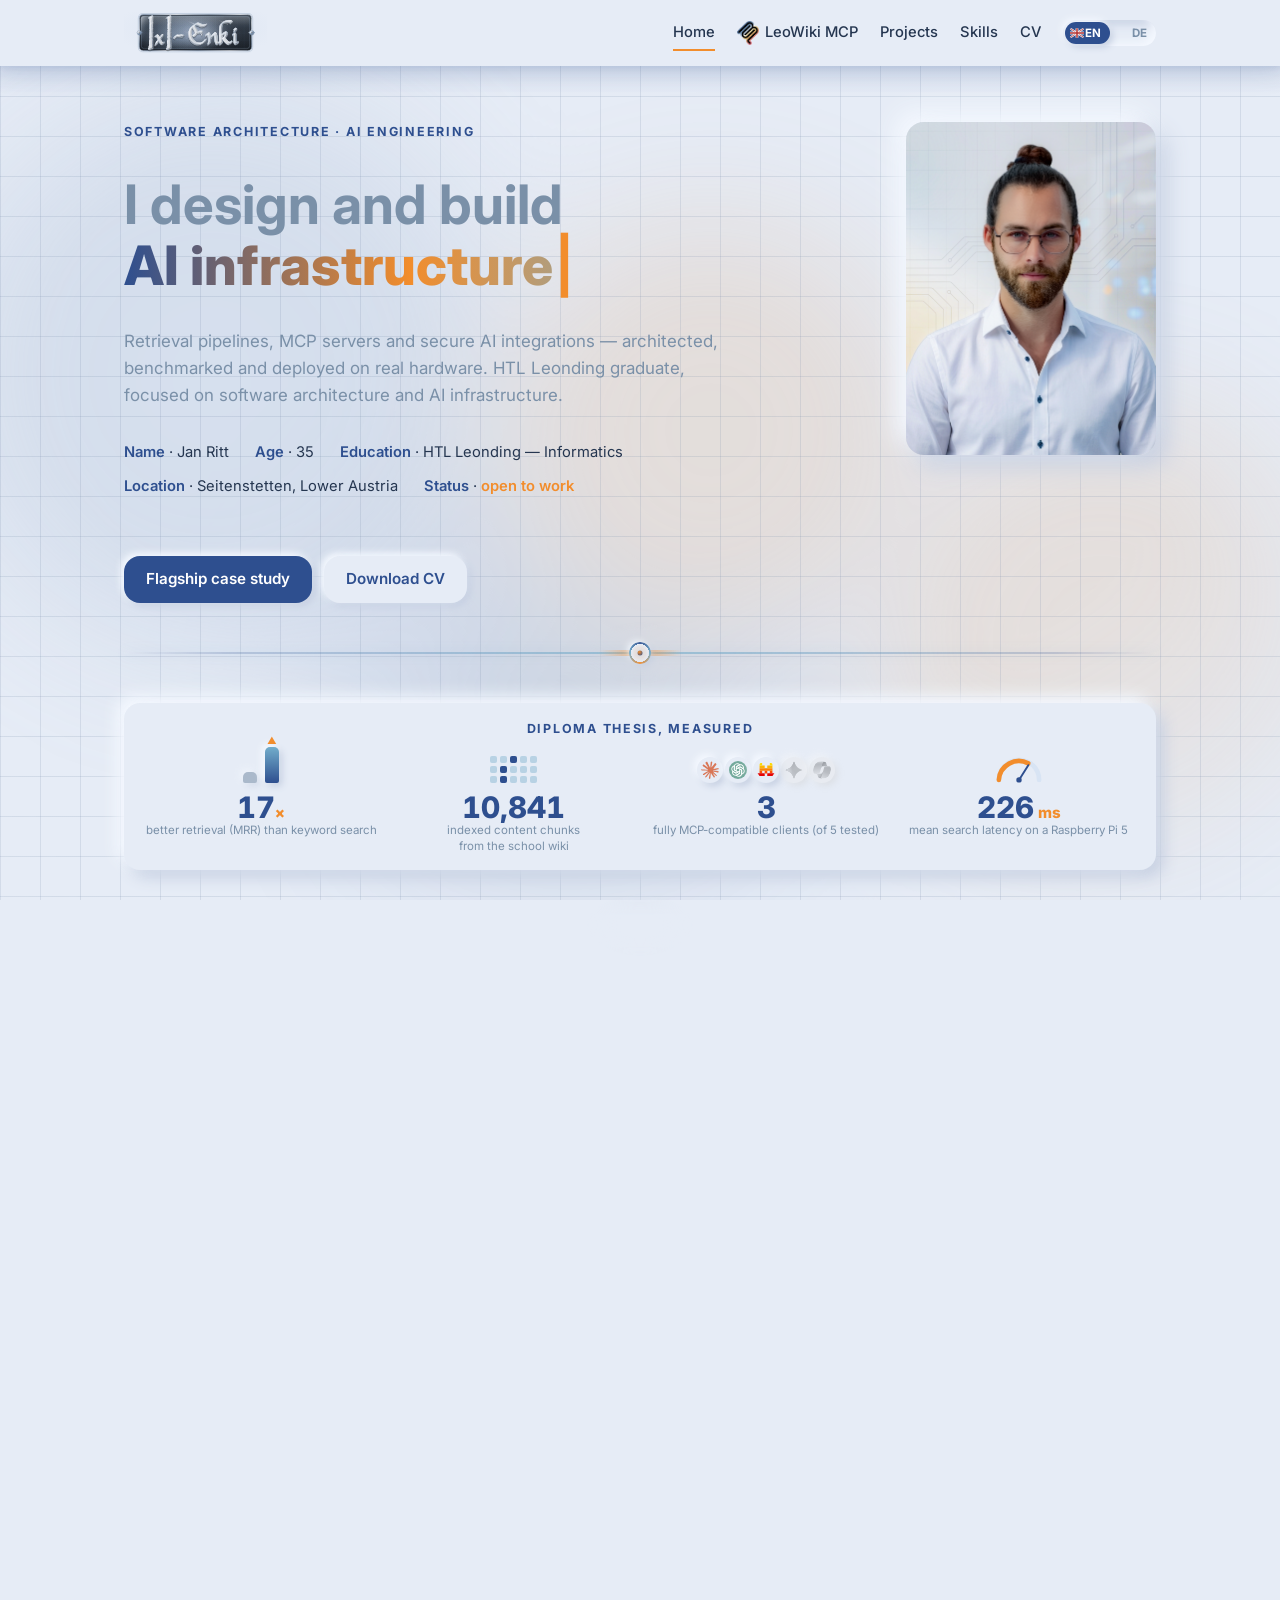
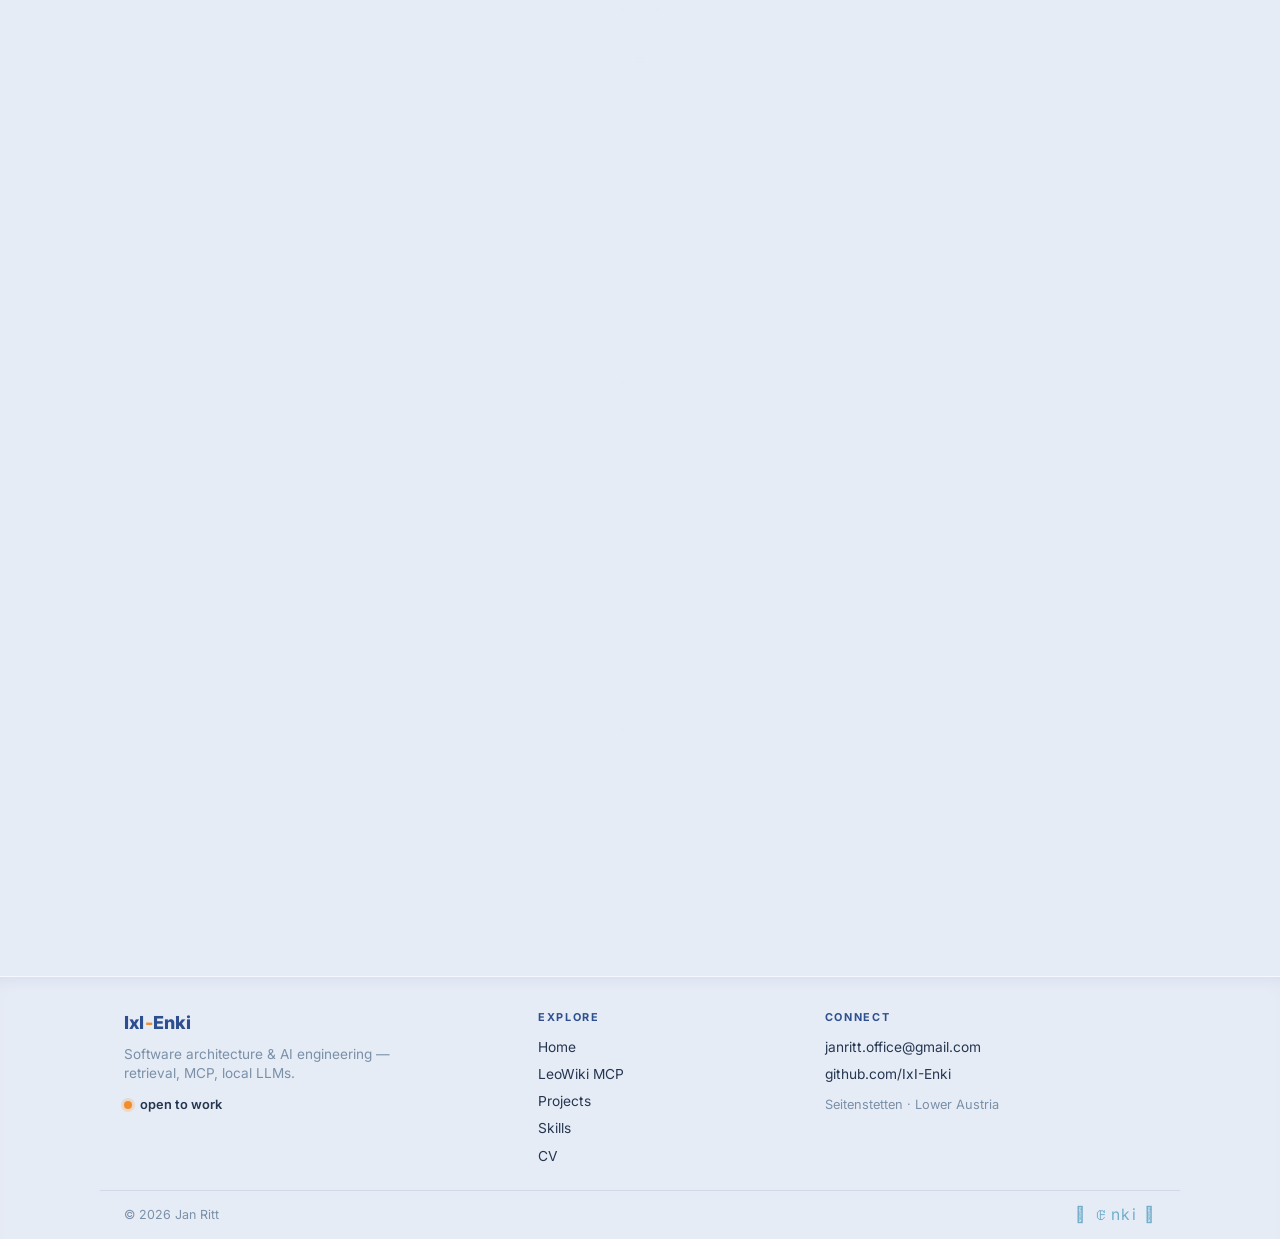
<file: index.html>
<!DOCTYPE html>
<html lang="en">
<head>
  <meta charset="UTF-8">
  <meta name="viewport" content="width=device-width, initial-scale=1.0">
  <title>Jan Ritt · IxI-Enki — Software Architecture &amp; AI Engineering</title>
  <meta name="description" content="Jan Ritt (IxI-Enki) — software architecture and AI engineering. Retrieval pipelines, MCP servers, secure AI integrations. HTL Leonding, Austria.">
  <link rel="stylesheet" href="./assets/css/site.css?v=78">
  <script src="./assets/js/site.js?v=28" defer></script>
</head>
<body class="neu">

  <!-- animierter Hintergrund -->
  <div class="bg-layer" aria-hidden="true">
    <div class="bg-parallax bg-parallax--grid"><div class="bg-grid"></div></div>
    <div class="bg-parallax bg-parallax--grad">
      <div class="bg-gradient-blobs">
        <span class="bg-grad-blob bg-grad-blob--1"></span>
        <span class="bg-grad-blob bg-grad-blob--2"></span>
        <span class="bg-grad-blob bg-grad-blob--3"></span>
        <span class="bg-grad-blob bg-grad-blob--4"></span>
      </div>
    </div>
    <div class="bg-parallax bg-parallax--blob1"><div class="blob blob-1"></div></div>
    <div class="bg-parallax bg-parallax--blob2"><div class="blob blob-2"></div></div>
    <div class="bg-parallax bg-parallax--blob3"><div class="blob blob-3"></div></div>
  </div>

  <!-- ══ NAV ══ -->
  <header class="site">
    <div class="wrap">
      <a class="brand brand--cartouche" href="./" title="IxI-Enki" aria-label="IxI-Enki">
        <img src="./assets/img/cartouche/000_ixi_enki_cartouche.svg" alt="IxI-Enki" class="brand-cartouche-img">
      </a>
      <nav class="main">
        <a href="./index.html" class="active" data-i18n="nav.home">Home</a>
        <a href="./pages/leowiki-mcp.html" class="nav-flagship" title="LeoWiki MCP"><img src="./assets/img/leowiki-mcp-logo.png" alt="LeoWiki MCP" class="nav-flagship-logo"><span class="nav-flagship-label" data-i18n="nav.flagship">LeoWiki MCP</span></a>
        <a href="./pages/projects.html" data-i18n="nav.projects">Projects</a>
        <a href="./pages/skills.html" data-i18n="nav.skills">Skills</a>
        <a href="./pages/cv.html" data-i18n="nav.cv">CV</a>
        <span class="lang-switch" data-lang="en" role="group" aria-label="Language"><span class="ls-knob" aria-hidden="true"><svg class="ls-flag ls-flag-en" viewBox="0 0 24 16"><rect width="24" height="16" fill="#2E4F8F"/><path d="M0 0L24 16M24 0L0 16" stroke="#fff" stroke-width="3.4"/><path d="M0 0L24 16M24 0L0 16" stroke="#B33130" stroke-width="1.4"/><rect x="9.6" width="4.8" height="16" fill="#fff"/><rect y="5.6" width="24" height="4.8" fill="#fff"/><rect x="10.7" width="2.6" height="16" fill="#B33130"/><rect y="6.7" width="24" height="2.6" fill="#B33130"/></svg><svg class="ls-flag ls-flag-de" viewBox="0 0 24 16"><rect width="24" height="16" fill="#fff"/><rect width="24" height="5.3" fill="#B33130"/><rect y="10.7" width="24" height="5.3" fill="#B33130"/></svg></span><span class="ls-opt" data-lang="en">EN</span><span class="ls-opt" data-lang="de">DE</span></span>
      </nav>
    </div>
  </header>

  <!-- ══ HERO ══ -->
  <section class="hero">
    <div class="wrap hero-grid">
      <div class="hero-copy">
        <p class="kicker reveal" data-i18n="hero.kicker">Software Architecture · AI Engineering</p>
        <h1 class="reveal reveal-d1 hero-title-gradient"><span class="hero-prefix"></span><br><span class="hero-loop"></span><span class="tw-caret" aria-hidden="true">|</span></h1>
        <p class="lead reveal reveal-d2" data-i18n="hero.lead">
          Retrieval pipelines, MCP servers and secure AI integrations — architected, benchmarked and
          deployed on real hardware. HTL Leonding graduate, focused on software architecture and AI infrastructure.
        </p>
        <div class="facts reveal reveal-d2">
          <span><b data-i18n="facts.name">Name</b> · <span class="decode">Jan Ritt</span></span>
          <span><b data-i18n="facts.age">Age</b> · <span class="decode">35</span></span>
          <span><b data-i18n="facts.edu">Education</b> · <span class="decode" data-i18n="facts.eduv">HTL Leonding — Informatics</span></span>
          <span><b data-i18n="facts.loc">Location</b> · <span class="decode" data-i18n="facts.locv">Seitenstetten, Lower Austria</span></span>
          <span><b data-i18n="facts.status">Status</b> · <span class="accent-text decode" style="font-weight:600" data-i18n="facts.statusv">open to work</span></span>
        </div>
        <div class="hero-actions reveal reveal-d3">
          <a class="btn btn-primary btn-shine" href="./pages/leowiki-mcp.html" data-i18n="hero.cta1">Flagship case study</a>
          <!-- ⏳ cv.pdf folgt -->
          <a class="btn btn-ghost btn-draw" href="./assets/cv.pdf" data-i18n="hero.cta2">Download CV</a>
        </div>
      </div>
      <div class="hero-media reveal reveal-d2">
        <!-- Web-Derivat (640px, 76 KB) aus IxI-Enki_Jan.png -->
        <img class="portrait" src="./assets/img/portrait_web.jpg" alt="Portrait of Jan Ritt" width="640" height="853">
      </div>
    </div>
  </section>

  <div class="wrap"><div class="sec-divider sec-divider--shimmer sec-divider--ruler" aria-hidden="true"><span class="sec-divider__line"></span><span class="sec-divider__mark"><span class="sec-divider__halo" aria-hidden="true"></span><span class="sec-divider__ring" aria-hidden="true"></span><span class="sec-divider__ripple" aria-hidden="true"><span class="sec-divider__ripple-ring"></span><span class="sec-divider__ripple-ring"></span><span class="sec-divider__ripple-ring"></span></span><span class="sec-divider__core" aria-hidden="true"></span></span></div></div>

  <!-- ══ STATS ══ -->
  <section class="home-sec">
    <div class="wrap">
      <div class="card section-band stats-band reveal">
        <p class="kicker" data-i18n="stats.title">Diploma thesis, measured</p>
        <div class="grid grid-4">

          <!-- 17× — keyword → semantic jump -->
          <div class="stat">
            <div class="stat-top">
              <div class="viz-bars" aria-hidden="true">
                <span class="vb vb-low" title="keyword 0.051"></span>
                <span class="vb vb-high" title="semantic 0.872"><i class="vb-arrow">▲</i></span>
              </div>
            </div>
            <div class="num" data-count="17">0<span class="unit">×</span></div>
            <div class="lbl" data-i18n="stats.s1">retrieval improvement (MRR) over keyword search</div>
          </div>

          <!-- 10,841 — indexed chunks -->
          <div class="stat">
            <div class="stat-top">
              <div class="viz-grid" aria-hidden="true"><span></span><span></span><span></span><span></span><span></span><span></span><span></span><span></span><span></span><span></span><span></span><span></span><span></span><span></span><span></span></div>
            </div>
            <div class="num" data-count="10841">0</div>
            <div class="lbl" data-i18n="stats.s2">indexed content chunks from the school wiki</div>
          </div>

          <!-- 3 — compatible AI clients -->
          <div class="stat">
            <div class="stat-top">
              <div class="viz-clients" aria-hidden="true">
                <img src="./assets/img/icons/claude.svg" alt="Claude" title="Claude — fully compatible">
                <img src="./assets/img/icons/chatgpt.svg" alt="ChatGPT" title="ChatGPT — fully compatible">
                <img src="./assets/img/icons/mistral.svg" alt="Mistral Le Chat" title="Mistral Le Chat — fully compatible">
                <img class="dim" src="./assets/img/icons/gemini.svg" alt="Gemini" title="Gemini — tested, no consumer remote MCP (Feb 2026)">
                <img class="dim" src="./assets/img/icons/copilot.svg" alt="Copilot" title="MS Copilot — tested, no consumer remote MCP (Feb 2026)">
              </div>
            </div>
            <div class="num" data-count="3">0</div>
            <div class="lbl" data-i18n="stats.s3">fully MCP-compatible clients (of 5 tested)</div>
          </div>

          <!-- 226 ms — latency gauge -->
          <div class="stat">
            <div class="stat-top">
              <svg class="viz-gauge" viewBox="0 0 64 40" aria-hidden="true">
                <path d="M6 36 A26 26 0 0 1 58 36" fill="none" stroke="var(--border)" stroke-width="6" stroke-linecap="round"/>
                <path d="M6 36 A26 26 0 0 1 44 14.6" fill="none" stroke="var(--accent)" stroke-width="6" stroke-linecap="round"/>
                <line x1="32" y1="36" x2="44" y2="17" stroke="var(--primary)" stroke-width="2.5" stroke-linecap="round"/>
                <circle cx="32" cy="36" r="3.5" fill="var(--primary)"/>
              </svg>
            </div>
            <div class="num" data-count="226">0<span class="unit">&nbsp;ms</span></div>
            <div class="lbl" data-i18n="stats.s4">mean search latency on a Raspberry Pi 5</div>
          </div>

        </div>
      </div>
    </div>
  </section>

  <div class="wrap"><div class="sec-divider sec-divider--double" aria-hidden="true"><span class="sec-divider__rule sec-divider__rule--back"></span><span class="sec-divider__rule sec-divider__rule--front"></span><span class="sec-divider__mark"><span class="sec-divider__halo" aria-hidden="true"></span><span class="sec-divider__ring" aria-hidden="true"></span><span class="sec-divider__core"><span class="sec-divider__node"></span></span></span></div></div>

  <!-- ══ FLAGSHIP TEASER ══ -->
  <section class="home-sec">
    <div class="wrap">
      <div class="card section-band section-band--flagship reveal">
        <div class="sec-head">
          <h2 data-i18n="sec.flagship">Flagship</h2>
          <a class="more" href="./pages/leowiki-mcp.html" data-i18n="sec.flagship.more">Full case study →</a>
        </div>
          <p class="kicker" data-i18n="flag.kicker">Diploma thesis · HTL Leonding</p>
          <h3 class="flag-title">
            <img src="./assets/img/leowiki-mcp-logo.png" alt="LeoWiki MCP">
            <span data-i18n="flag.title">MCP server with semantic search for LeoWiki</span>
          </h3>
          <p class="lead" style="margin-top:10px" data-i18n="flag.lead">
            Natural-language search over the school wiki for AI assistants — German‑optimized embeddings,
            OAuth 2.1 + RBAC, deployed 24/7 on a Raspberry Pi 5.
          </p>
          <figure class="fig pipeline-fig" aria-labelledby="pipeline-fig-title">
            <div class="pipeline-fig__frame">
              <header class="pipeline-fig__header">
                <p class="pipeline-fig__title" id="pipeline-fig-title">Five-Stage Offline Preparation Pipeline</p>
                <p class="pipeline-fig__subtitle">DokuWiki &rarr; vector index &middot; runs once on content change &middot; produces 6,002 embeddings</p>
              </header>
              <div class="pipeline-fig__body">
                <div class="pipeline-fig__flow" role="group" aria-label="Five-stage offline preparation pipeline from wiki fetch to vector indexing">
                  <ol class="pipeline-fig__stages">
                    <li class="pipeline-stage-group pipeline-stage-group--1">
                      <div class="pipeline-stage-bg pipeline-stage-bg--1" aria-hidden="true"></div>
                      <div class="pipeline-stage pipeline-stage--1">
                      <div class="pipeline-stage__hdr">
                        <span class="pipeline-stage__num" aria-hidden="true">1</span>
                        <span class="pipeline-stage__name">Wiki Fetcher</span>
                      </div>
                      <div class="pipeline-stage__body">
                        <img class="pipeline-stage__icon" src="./assets/img/icons/dokuwiki.svg" alt="" aria-hidden="true">
                        <p class="pipeline-stage__section">Input</p>
                        <ul class="pipeline-stage__rows">
                          <li><strong>Pages:</strong> 196</li>
                          <li><strong>Media files:</strong> 320</li>
                          <li><strong>Protocol:</strong> JSON-RPC API</li>
                        </ul>
                      </div>
                      </div>
                    </li>
                    <li class="pipeline-arrow pipeline-arrow--s1 pipeline-arrow--v" aria-hidden="true"><svg viewBox="0 0 24 14"><polygon points="0,4 16,4 16,0 24,7 16,14 16,10 0,10"/></svg></li>
                    <li class="pipeline-stage-group pipeline-stage-group--2">
                      <div class="pipeline-stage-bg pipeline-stage-bg--2" aria-hidden="true"></div>
                      <div class="pipeline-stage pipeline-stage--2">
                      <div class="pipeline-stage__hdr">
                        <span class="pipeline-stage__num" aria-hidden="true">2</span>
                        <span class="pipeline-stage__name">Deep Evaluator</span>
                      </div>
                      <div class="pipeline-stage__body">
                        <p class="pipeline-stage__section">AI Scoring</p>
                        <ul class="pipeline-stage__rows">
                          <li class="pipeline-stage__row">
                            <img class="pipeline-stage__row-icon" src="./assets/img/icons/chatgpt.svg" alt="" aria-hidden="true">
                            <span><strong>Text:</strong> GPT-4o-mini</span>
                          </li>
                          <li class="pipeline-stage__row">
                            <img class="pipeline-stage__row-icon" src="./assets/img/icons/qwen.svg" alt="" aria-hidden="true">
                            <span><strong>Images:</strong> Qwen-2.5-VL</span>
                          </li>
                          <li><strong>Output:</strong> quality scores</li>
                        </ul>
                      </div>
                      </div>
                    </li>
                    <li class="pipeline-arrow pipeline-arrow--s2 pipeline-arrow--v" aria-hidden="true"><svg viewBox="0 0 24 14"><polygon points="0,4 16,4 16,0 24,7 16,14 16,10 0,10"/></svg></li>
                    <li class="pipeline-stage-group pipeline-stage-group--3">
                      <div class="pipeline-stage-bg pipeline-stage-bg--3" aria-hidden="true"></div>
                      <div class="pipeline-stage pipeline-stage--3">
                      <div class="pipeline-stage__hdr">
                        <span class="pipeline-stage__num" aria-hidden="true">3</span>
                        <span class="pipeline-stage__name">Chunker</span>
                      </div>
                      <div class="pipeline-stage__body">
                        <img class="pipeline-stage__icon" src="./assets/img/icons/python.svg" alt="" aria-hidden="true">
                        <p class="pipeline-stage__section">Preprocessing</p>
                        <ul class="pipeline-stage__rows">
                          <li><strong>Strategy:</strong> ContentAware</li>
                          <li><strong>Chunk size:</strong> 512 tokens</li>
                          <li><strong>Total:</strong> 10,841 chunks</li>
                        </ul>
                      </div>
                      </div>
                    </li>
                    <li class="pipeline-arrow pipeline-arrow--s3 pipeline-arrow--v" aria-hidden="true"><svg viewBox="0 0 24 14"><polygon points="0,4 16,4 16,0 24,7 16,14 16,10 0,10"/></svg></li>
                    <li class="pipeline-stage-group pipeline-stage-group--4">
                      <div class="pipeline-stage-bg pipeline-stage-bg--4" aria-hidden="true"></div>
                      <div class="pipeline-stage pipeline-stage--4">
                      <div class="pipeline-stage__hdr">
                        <span class="pipeline-stage__num" aria-hidden="true">4</span>
                        <span class="pipeline-stage__name">Embedder</span>
                      </div>
                      <div class="pipeline-stage__body">
                        <img class="pipeline-stage__icon" src="./assets/img/icons/openai.svg" alt="" aria-hidden="true">
                        <p class="pipeline-stage__section">Vectorisation</p>
                        <ul class="pipeline-stage__rows">
                          <li><strong>Model:</strong> text-emb-3-large</li>
                          <li><strong>API:</strong> OpenAI</li>
                          <li><strong>Dimensions:</strong> 3,072</li>
                        </ul>
                      </div>
                      </div>
                    </li>
                    <li class="pipeline-arrow pipeline-arrow--s4 pipeline-arrow--v" aria-hidden="true"><svg viewBox="0 0 24 14"><polygon points="0,4 16,4 16,0 24,7 16,14 16,10 0,10"/></svg></li>
                    <li class="pipeline-stage-group pipeline-stage-group--5">
                      <div class="pipeline-stage-bg pipeline-stage-bg--5" aria-hidden="true"></div>
                      <div class="pipeline-stage pipeline-stage--5">
                      <div class="pipeline-stage__hdr">
                        <span class="pipeline-stage__num" aria-hidden="true">5</span>
                        <span class="pipeline-stage__name">Indexing</span>
                      </div>
                      <div class="pipeline-stage__body">
                        <img class="pipeline-stage__icon" src="./assets/img/icons/qdrant.svg" alt="" aria-hidden="true">
                        <p class="pipeline-stage__section">Persistence</p>
                        <ul class="pipeline-stage__rows">
                          <li><strong>Target:</strong> Qdrant REST</li>
                          <li><strong>Vectors:</strong> 6,002</li>
                          <li><strong>Collection:</strong> educational_content</li>
                        </ul>
                      </div>
                      </div>
                    </li>
                    <li class="pipeline-feedback" aria-hidden="true">
                      <svg viewBox="-28 -20 1028 68" preserveAspectRatio="none" aria-hidden="true">
                        <path d="M 950 2 L 950 30 Q 950 40 940 40 L 70 40 Q 24 40 24 34 L 24 21" fill="none" stroke="#f29131" stroke-width="2.5" stroke-dasharray="6 4" stroke-linecap="round" stroke-linejoin="round" vector-effect="non-scaling-stroke"/>
                        <polygon points="24,-7 18,20 30,20" fill="#f29131"/>
                      </svg>
                      <span class="pipeline-feedback__label">Re-index on content change</span>
                    </li>
                  </ol>
                </div>
              </div>
            </div>
          </figure>
          <p style="margin-top:16px; font-size:.88rem; color:var(--muted)" data-i18n="flag.role">
            Built together with Imre Obermüller — diploma thesis at HTL Leonding.
          </p>
      </div>
    </div>
  </section>

  <div class="wrap"><div class="sec-divider sec-divider--shimmer sec-divider--ruler" aria-hidden="true"><span class="sec-divider__line"></span><span class="sec-divider__mark"><span class="sec-divider__halo" aria-hidden="true"></span><span class="sec-divider__ring" aria-hidden="true"></span><span class="sec-divider__core" aria-hidden="true"></span></span></div></div>

  <!-- ══ PROJECTS GLIMPSE ══ -->
  <section class="home-sec">
    <div class="wrap">
      <div class="card section-band section-band--projects reveal">
        <div class="sec-head">
          <h2 data-i18n="sec.projects">Selected projects</h2>
          <a class="more" href="./pages/projects.html" data-i18n="sec.projects.more">All projects →</a>
        </div>
        <div class="grid grid-3">
        <div class="card reveal">
          <div style="display:flex; justify-content:space-between; gap:8px; align-items:start">
            <h3>Leonidas</h3><span class="badge-soon" data-i18n-page data-en="release in progress" data-de="Release in Arbeit">release in progress</span>
          </div>
          <p style="margin-top:6px; font-size:.92rem; color:var(--muted)" data-i18n-page
             data-en="AI chat assistant inside DokuWiki — streaming LLM client with MCP tool access to the wiki knowledge base."
             data-de="AI‑Chat-Assistent direkt im DokuWiki — streamender LLM-Client mit MCP‑Tool-Zugriff auf die Wiki-Wissensbasis.">AI chat assistant inside DokuWiki — streaming LLM client with MCP tool access to the wiki knowledge base.</p>
          <div class="stack">PHP · JavaScript · MCP · Docker</div>
        </div>
        <a class="card reveal reveal-d1" href="https://github.com/IxI-Enki/die_glocke">
          <h3>die_glocke</h3>
          <p style="margin-top:6px; font-size:.92rem; color:var(--muted)" data-i18n-page
             data-en="Browser-based MCP-server generator — configure tools, download a ready-to-install package as ZIP."
             data-de="Browserbasierter MCP‑Server-Generator — Tools konfigurieren, fertiges Install-Paket als ZIP laden.">Browser-based MCP-server generator — configure tools, download a ready-to-install package as ZIP.</p>
          <div class="stack">JavaScript · MCP</div>
        </a>
        <div class="card reveal reveal-d2">
          <div style="display:flex; justify-content:space-between; gap:8px; align-items:start">
            <h3>PSE Nexus</h3><span class="badge-soon" data-i18n-page data-en="release in progress" data-de="Release in Arbeit">release in progress</span>
          </div>
          <p style="margin-top:6px; font-size:.92rem; color:var(--muted)" data-i18n-page
             data-en="Modular CLI/TUI toolkit with an own Python TUI framework — 98% branch coverage on the core library."
             data-de="Modulares CLI/TUI-Toolkit mit eigenem Python-TUI-Framework — 98 % Branch-Coverage auf der Core-Library.">Modular CLI/TUI toolkit with an own Python TUI framework — 98% branch coverage on the core library.</p>
          <div class="stack">Python · PowerShell · TUI</div>
        </div>
        </div>
      </div>
    </div>
  </section>

  <div class="wrap"><div class="sec-divider sec-divider--double" aria-hidden="true"><span class="sec-divider__rule sec-divider__rule--back"></span><span class="sec-divider__rule sec-divider__rule--front"></span><span class="sec-divider__mark"><span class="sec-divider__halo" aria-hidden="true"></span><span class="sec-divider__ring" aria-hidden="true"></span><span class="sec-divider__ripple" aria-hidden="true"><span class="sec-divider__ripple-ring"></span><span class="sec-divider__ripple-ring"></span><span class="sec-divider__ripple-ring"></span></span><span class="sec-divider__core" aria-hidden="true"></span></span></div></div>

  <!-- ══ SKILLS ══ -->
  <section class="home-sec">
    <div class="wrap">
      <div class="card section-band section-band--skills reveal">
        <div class="sec-head">
          <h2 data-i18n="sec.skills">Skills</h2>
          <a class="more" href="./pages/skills.html" data-i18n-page data-en="Full skill matrix →" data-de="Komplette Skill-Matrix →">Full skill matrix →</a>
        </div>
        <div class="grid grid-4 skills-preview-grid">
        <div class="card skill-preview-card reveal">
          <h3 class="primary-text" data-i18n-page data-en="AI &amp; Retrieval" data-de="AI &amp; Retrieval">AI &amp; Retrieval</h3>
          <p>RAG · Embeddings · Qdrant · Eval (MRR/nDCG, LLM-as-Judge, RAGAS) · LM Studio · Ollama</p>
        </div>
        <div class="card skill-preview-card reveal reveal-d1">
          <h3 class="primary-text">MCP &amp; Agents</h3>
          <p>MCP server &amp; tools · FastMCP · OAuth 2.1 · agent workflows · Claude/Cursor plugins</p>
        </div>
        <div class="card skill-preview-card reveal reveal-d2">
          <h3 class="primary-text">Backend &amp; Architecture</h3>
          <p>Python · C#/.NET · PHP · JSON-RPC · REST · RBAC · spec-driven design</p>
        </div>
        <div class="card skill-preview-card reveal reveal-d3">
          <h3 class="primary-text">Infra &amp; Quality</h3>
          <p>Docker Compose · Linux/ARM · CI · pytest · Playwright · benchmark suites</p>
        </div>
        </div>
      </div>
    </div>
  </section>

  <div class="wrap"><div class="sec-divider sec-divider--shimmer sec-divider--ruler" aria-hidden="true"><span class="sec-divider__line"></span><span class="sec-divider__mark"><span class="sec-divider__halo" aria-hidden="true"></span><span class="sec-divider__ring" aria-hidden="true"></span><span class="sec-divider__ripple" aria-hidden="true"><span class="sec-divider__ripple-ring"></span><span class="sec-divider__ripple-ring"></span><span class="sec-divider__ripple-ring"></span></span><span class="sec-divider__core"><span class="sec-divider__node"></span></span></span></div></div>

  <!-- ══ CONTACT ══ -->
  <section class="home-sec">
    <div class="wrap">
      <div class="card contact-card reveal">
        <h2 data-i18n="sec.contact">Contact</h2>
        <p class="lead" data-i18n="contact.lead">Open for software architecture &amp; AI engineering roles —<br>within commuting range of Linz, Steyr or Amstetten, or fully remote.</p>
        <div class="contact-actions">
          <a class="btn btn-primary" href="mailto:janritt.office@gmail.com">
            <img src="./assets/img/icons/google-gmail-red-white.svg" alt="" aria-hidden="true">
            janritt.office@gmail.com
          </a>
          <a class="btn btn-github" href="https://github.com/IxI-Enki">
            <img src="./assets/img/icons/github-white.png" alt="" aria-hidden="true">
            GitHub
          </a>
        </div>
      </div>
    </div>
  </section>

  <!-- ══ FOOTER ══ -->
  <footer class="site">
    <div class="wrap footer-inner">
      <div class="footer-brand">
        <a class="brand" href="./">IxI<span class="x">-</span>Enki</a>
        <p class="footer-tag" data-i18n="footer.tag">Software architecture &amp; AI engineering — retrieval, MCP, local LLMs.</p>
        <span class="footer-status"><span class="fs-dot" aria-hidden="true"></span><span data-i18n="facts.statusv">open to work</span></span>
      </div>
      <nav class="footer-col" aria-label="Footer">
        <p class="footer-h" data-i18n="footer.explore">Explore</p>
        <a href="./index.html" data-i18n="nav.home">Home</a>
        <a href="./pages/leowiki-mcp.html" data-i18n="nav.flagship">LeoWiki MCP</a>
        <a href="./pages/projects.html" data-i18n="nav.projects">Projects</a>
        <a href="./pages/skills.html" data-i18n="nav.skills">Skills</a>
        <a href="./pages/cv.html" data-i18n="nav.cv">CV</a>
      </nav>
      <div class="footer-col">
        <p class="footer-h" data-i18n="footer.connect">Connect</p>
        <a href="mailto:janritt.office@gmail.com">janritt.office@gmail.com</a>
        <a href="https://github.com/IxI-Enki">github.com/IxI-Enki</a>
        <p class="footer-loc" data-i18n="footer.loc">Seitenstetten · Lower Austria</p>
      </div>
    </div>
    <div class="wrap footer-base">
      <span>© 2026 Jan Ritt</span>
      <span class="footer-sig">𓂍 ꂅnki 𓂍</span>
    </div>
  </footer>

</body>
</html>
</file>
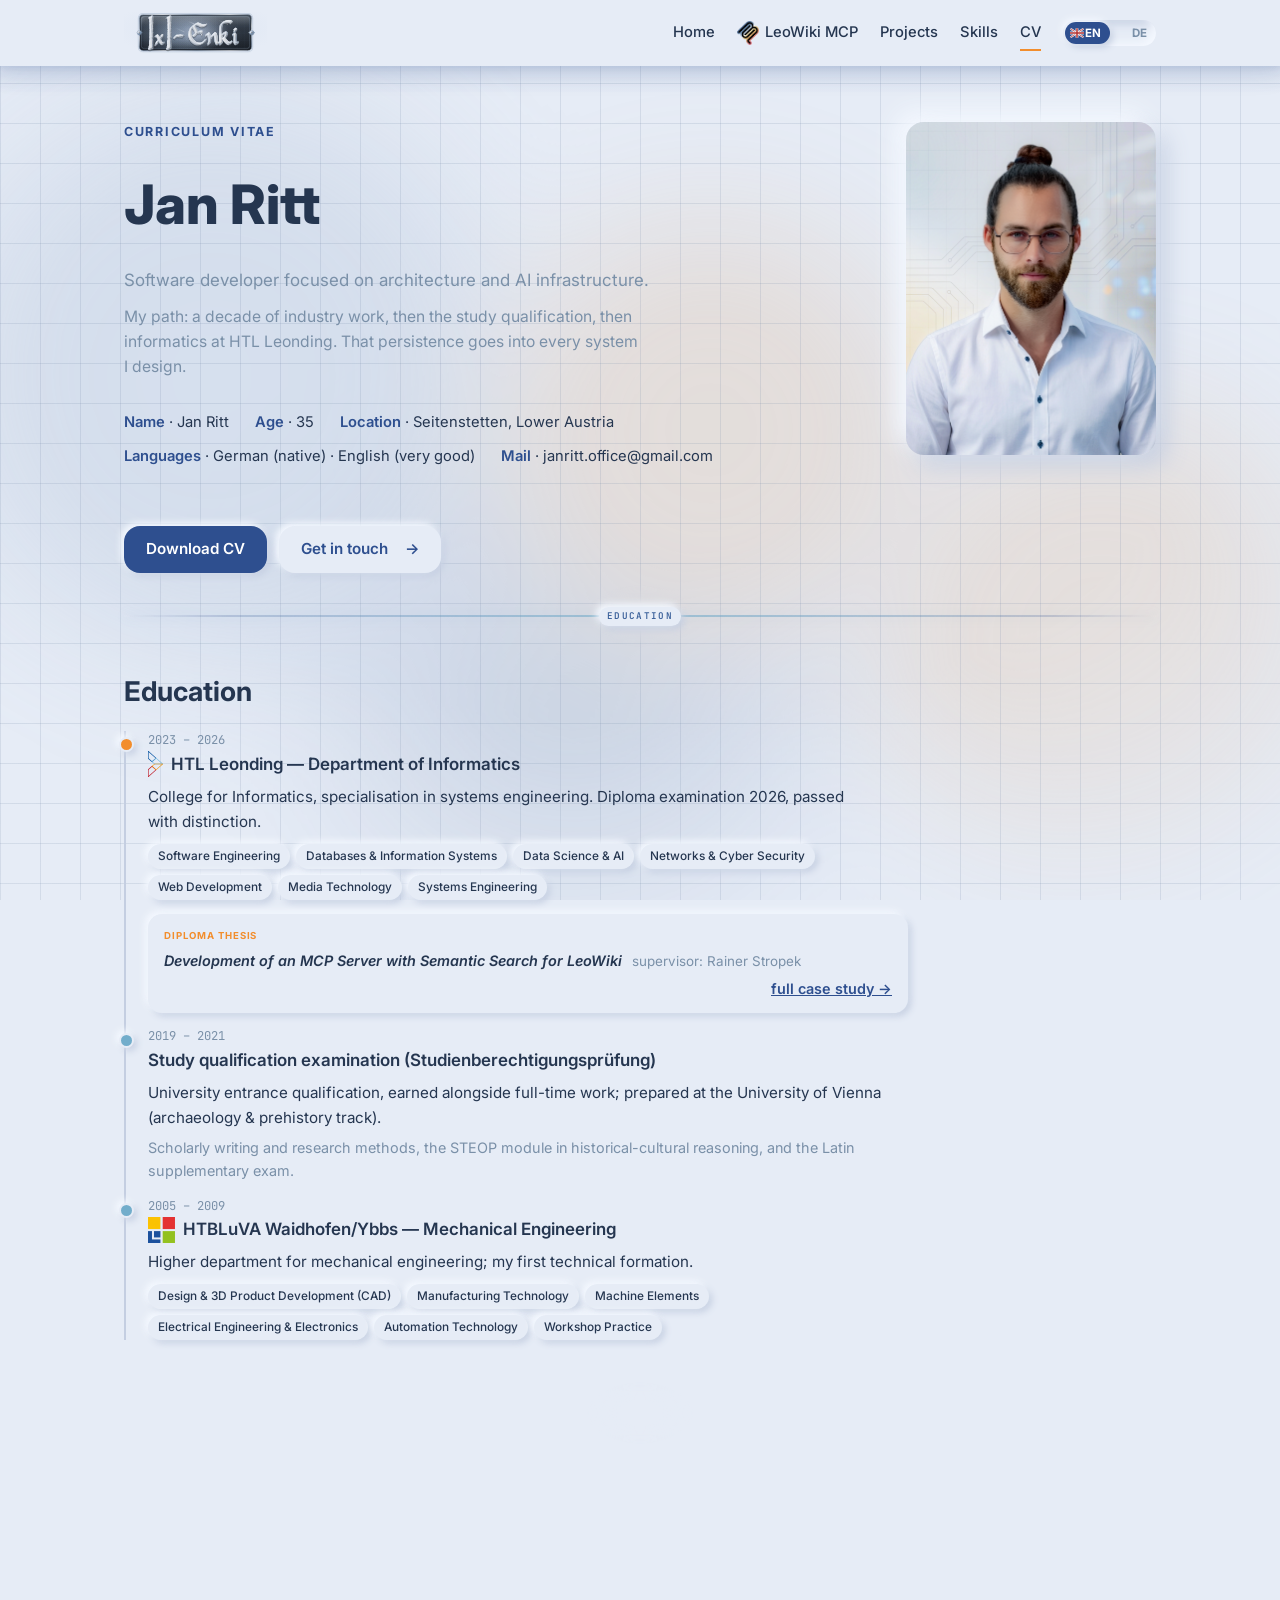
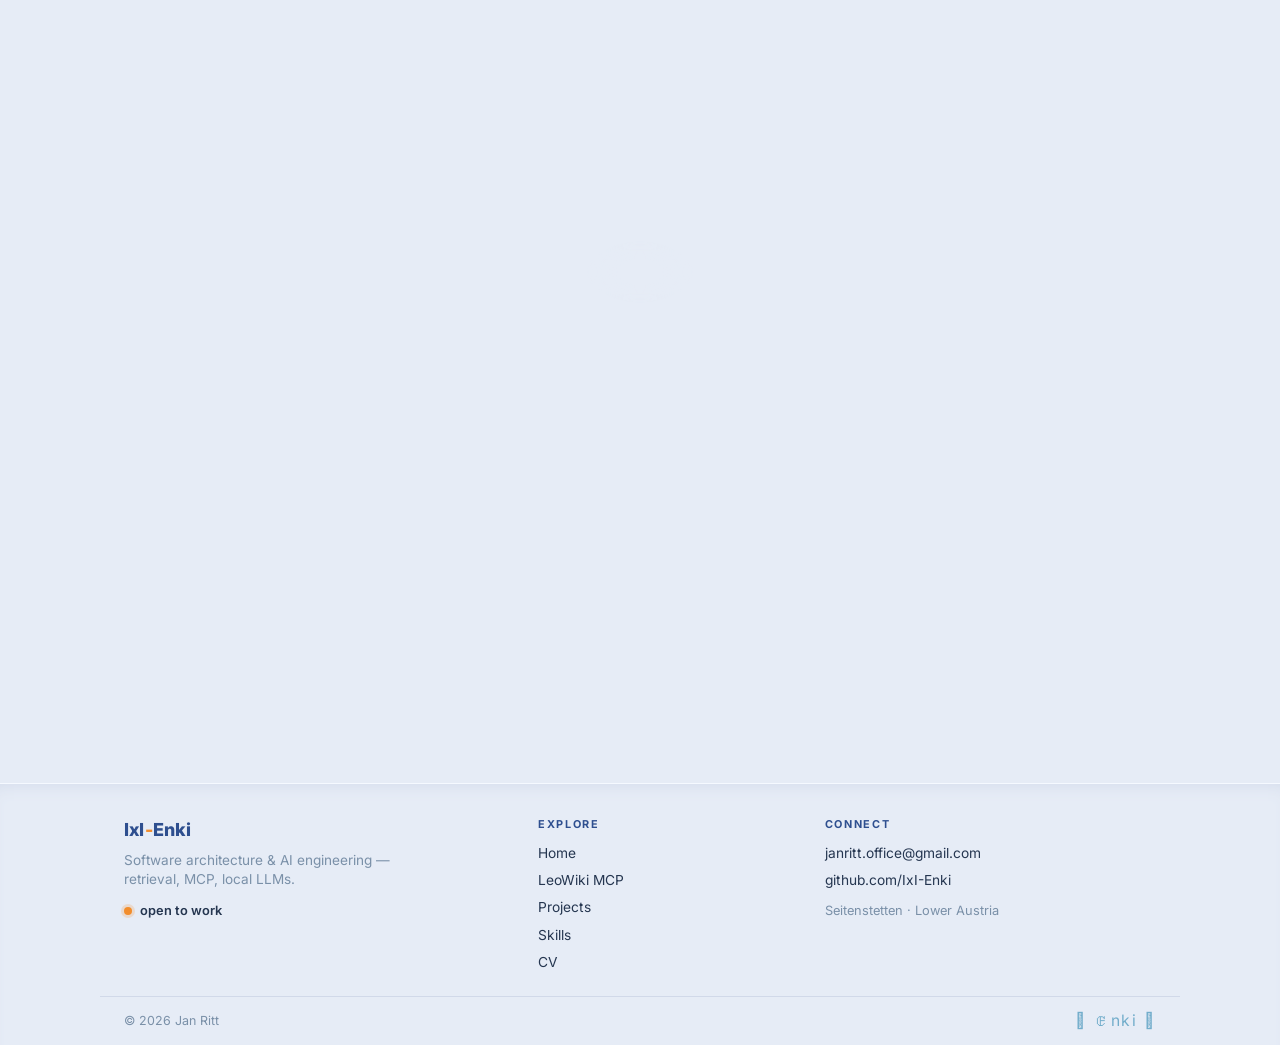
<file: pages/cv.html>
<!DOCTYPE html>
<html lang="en">
<head>
  <meta charset="UTF-8">
  <meta name="viewport" content="width=device-width, initial-scale=1.0">
  <title>CV · Jan Ritt — IxI-Enki</title>
  <meta name="description" content="Curriculum vitae of Jan Ritt — software architecture and AI engineering, HTL Leonding.">
  <link rel="stylesheet" href="../assets/css/site.css?v=78">
  <script src="../assets/js/site.js?v=28" defer></script>
</head>
<body class="neu">

  <div class="bg-layer" aria-hidden="true">
    <div class="bg-parallax bg-parallax--grid"><div class="bg-grid"></div></div>
    <div class="bg-parallax bg-parallax--grad">
      <div class="bg-gradient-blobs">
        <span class="bg-grad-blob bg-grad-blob--1"></span>
        <span class="bg-grad-blob bg-grad-blob--2"></span>
        <span class="bg-grad-blob bg-grad-blob--3"></span>
        <span class="bg-grad-blob bg-grad-blob--4"></span>
      </div>
    </div>
    <div class="bg-parallax bg-parallax--blob1"><div class="blob blob-1"></div></div>
    <div class="bg-parallax bg-parallax--blob2"><div class="blob blob-2"></div></div>
    <div class="bg-parallax bg-parallax--blob3"><div class="blob blob-3"></div></div>
  </div>

  <header class="site">
    <div class="wrap">
      <a class="brand brand--cartouche" href="../" title="IxI-Enki" aria-label="IxI-Enki">
        <img src="../assets/img/cartouche/000_ixi_enki_cartouche.svg" alt="IxI-Enki" class="brand-cartouche-img">
      </a>
      <nav class="main">
        <a href="../index.html" data-i18n="nav.home">Home</a>
        <a href="./leowiki-mcp.html" class="nav-flagship" title="LeoWiki MCP"><img src="../assets/img/leowiki-mcp-logo.png" alt="LeoWiki MCP" class="nav-flagship-logo"><span class="nav-flagship-label" data-i18n="nav.flagship">LeoWiki MCP</span></a>
        <a href="./projects.html" data-i18n="nav.projects">Projects</a>
        <a href="./skills.html" data-i18n="nav.skills">Skills</a>
        <a href="./cv.html" class="active" data-i18n="nav.cv">CV</a>
        <span class="lang-switch" data-lang="en" role="group" aria-label="Language"><span class="ls-knob" aria-hidden="true"><svg class="ls-flag ls-flag-en" viewBox="0 0 24 16"><rect width="24" height="16" fill="#2E4F8F"/><path d="M0 0L24 16M24 0L0 16" stroke="#fff" stroke-width="3.4"/><path d="M0 0L24 16M24 0L0 16" stroke="#B33130" stroke-width="1.4"/><rect x="9.6" width="4.8" height="16" fill="#fff"/><rect y="5.6" width="24" height="4.8" fill="#fff"/><rect x="10.7" width="2.6" height="16" fill="#B33130"/><rect y="6.7" width="24" height="2.6" fill="#B33130"/></svg><svg class="ls-flag ls-flag-de" viewBox="0 0 24 16"><rect width="24" height="16" fill="#fff"/><rect width="24" height="5.3" fill="#B33130"/><rect y="10.7" width="24" height="5.3" fill="#B33130"/></svg></span><span class="ls-opt" data-lang="en">EN</span><span class="ls-opt" data-lang="de">DE</span></span>
      </nav>
    </div>
  </header>

  <section class="hero" style="padding-bottom:24px">
    <div class="wrap hero-grid">
      <div class="hero-copy">
        <p class="kicker reveal" data-i18n-page data-en="Curriculum vitae" data-de="Steckbrief / Lebenslauf">Curriculum vitae</p>
        <h1 class="reveal reveal-d1">Jan Ritt</h1>
        <div class="hero-lead-stack reveal reveal-d2">
          <p class="lead" data-i18n-page
             data-en="Software developer focused on architecture and AI&nbsp;infrastructure."
             data-de="Softwareentwickler mit Fokus auf Architektur und AI‑Infrastruktur.">Software developer focused on architecture and AI&nbsp;infrastructure.</p>
          <p class="hero-detail" data-i18n-page
             data-en="My path: a decade of industry work, then the study qualification, then informatics at HTL&nbsp;Leonding. That persistence goes into every system I design."
             data-de="Mein Weg: ein Jahrzehnt Industrie, dann die Studienberechtigung, dann Informatik an der HTL&nbsp;Leonding. Diese Ausdauer steckt in jedem System, das ich entwerfe.">My path: a decade of industry work, then the study qualification, then informatics at HTL&nbsp;Leonding. That persistence goes into every system I design.</p>
        </div>
        <div class="facts reveal reveal-d2">
          <span><b data-i18n="facts.name">Name</b> · Jan Ritt</span>
          <span><b data-i18n="facts.age">Age</b> · 35</span>
          <span><b data-i18n="facts.loc">Location</b> · <span data-i18n="facts.locv">Seitenstetten, Lower Austria</span></span>
          <span><b data-i18n="facts.lang">Languages</b> · <span data-i18n="facts.langv">German (native) · English (very good)</span></span>
          <span><b>Mail</b> · janritt.office@gmail.com</span>
        </div>
        <div class="hero-actions reveal reveal-d3">
          <!-- ⏳ cv.pdf folgt (Print-Template Phase 4) -->
          <a class="btn btn-primary btn-shine" href="../assets/cv.pdf" data-i18n="hero.cta2">Download CV</a>
          <a class="btn btn-ghost btn-arrow" href="mailto:janritt.office@gmail.com" data-i18n-page data-en="Get in touch" data-de="Kontakt aufnehmen">Get in touch</a>
        </div>
      </div>
      <div class="hero-media reveal reveal-d2">
        <img class="portrait" src="../assets/img/portrait_web.jpg" alt="Portrait of Jan Ritt" width="640" height="853">
      </div>
    </div>
  </section>

  <div class="wrap"><div class="sec-divider sec-divider--shimmer sec-divider--ruler" aria-hidden="true"><span class="sec-divider__line"></span><span class="sec-divider__mark"><span class="sec-divider__halo" aria-hidden="true"></span><span class="sec-divider__ring" aria-hidden="true"></span><span class="sec-divider__core"><span class="sec-divider__chapter" data-i18n-page data-en="Education" data-de="Ausbildung">Education</span></span></span></div></div>

  <!-- ── Ausbildung ── -->
  <section style="padding-top:24px">
    <div class="wrap">
      <h2 class="reveal" data-i18n-page data-en="Education" data-de="Ausbildung">Education</h2>
      <div class="timeline reveal" style="margin-top:18px">
        <div class="t-item hot">
          <div class="t-when">2023 – 2026</div>
          <h3 style="display:flex; align-items:center; gap:8px"><img src="../assets/img/icons/htl-leonding.svg" alt="HTL Leonding" style="height:26px; width:auto"><span data-i18n-page data-en="HTL Leonding — Department of Informatics" data-de="HTL Leonding — Abteilung Informatik">HTL Leonding — Department of Informatics</span></h3>
          <p class="t-lead" data-i18n="page.cv.edu.leonding">College for Informatics, specialisation in systems engineering. Diploma examination 2026, passed with distinction.</p>
          <div class="t-chips" data-i18n="page.cv.edu.leonding.tags"><span class="chip">Software Engineering</span><span class="chip">Databases &amp; Information Systems</span><span class="chip">Data Science &amp; AI</span><span class="chip">Networks &amp; Cyber Security</span><span class="chip">Web Development</span><span class="chip">Media Technology</span><span class="chip">Systems Engineering</span></div>
          <p class="t-thesis" data-i18n="page.cv.edu.thesis"><span class="t-thesis-tag">Diploma thesis</span><em>Development of an MCP Server with Semantic Search for LeoWiki</em><span class="t-thesis-meta">supervisor: Rainer Stropek</span><a href="./leowiki-mcp.html">full case study →</a></p>
        </div>
        <div class="t-item">
          <div class="t-when">2019 – 2021</div>
          <!-- ⏳ Uni-Wien-Icon folgt (wird von Jan bereitgestellt): <img src="../assets/img/icons/uni-wien.svg" alt="Universität Wien" style="height:26px; width:auto"> -->
          <h3 data-i18n-page data-en="Study qualification examination (Studienberechtigungsprüfung)" data-de="Studienberechtigungsprüfung">Study qualification examination (Studienberechtigungsprüfung)</h3>
          <p class="t-lead" data-i18n="page.cv.edu.sbp">University entrance qualification, earned alongside full-time work; prepared at the University of Vienna (archaeology &amp; prehistory track).</p>
          <p class="t-detail" data-i18n="page.cv.edu.sbp.detail">Scholarly writing and research methods, the STEOP module in historical-cultural reasoning, and the Latin supplementary exam.</p>
        </div>
        <div class="t-item">
          <div class="t-when">2005 – 2009</div>
          <h3 style="display:flex; align-items:center; gap:8px"><img src="../assets/img/icons/htl-waidhofen.svg" alt="HTBLuVA Waidhofen/Ybbs" style="height:26px; width:auto"><span data-i18n-page data-en="HTBLuVA Waidhofen/Ybbs — Mechanical Engineering" data-de="HTBLuVA Waidhofen/Ybbs — Maschineningenieurwesen">HTBLuVA Waidhofen/Ybbs — Mechanical Engineering</span></h3>
          <p class="t-lead" data-i18n="page.cv.edu.htbluva">Higher department for mechanical engineering; my first technical formation.</p>
          <div class="t-chips" data-i18n="page.cv.edu.htbluva.tags"><span class="chip">Design &amp; 3D Product Development (CAD)</span><span class="chip">Manufacturing Technology</span><span class="chip">Machine Elements</span><span class="chip">Electrical Engineering &amp; Electronics</span><span class="chip">Automation Technology</span><span class="chip">Workshop Practice</span></div>
        </div>
      </div>
    </div>
  </section>

  <div class="wrap"><div class="sec-divider sec-divider--double" aria-hidden="true"><span class="sec-divider__rule sec-divider__rule--back"></span><span class="sec-divider__rule sec-divider__rule--front"></span><span class="sec-divider__mark"><span class="sec-divider__halo" aria-hidden="true"></span><span class="sec-divider__ring" aria-hidden="true"></span><span class="sec-divider__core"><span class="sec-divider__node"></span></span></span></div></div>

  <!-- ── Werdegang ── -->
  <section style="padding-top:0">
    <div class="wrap">
      <h2 class="reveal" data-i18n-page data-en="Path" data-de="Werdegang">Path</h2>
      <div class="card reveal" style="margin-top:14px">
        <p style="font-size:.95rem; color:var(--muted)" data-i18n="page.cv.path">Before software came a decade of hands-on work. Keeping real-world processes running day after day taught me reliability, precision and process thinking, and it shaped what I expect software to deliver on a shop floor.</p>
      </div>
      <div class="grid grid-3" style="margin-top:14px">
        <div class="card path-step reveal">
          <span class="t-when">2011</span>
          <h3 data-i18n="page.cv.path.s1.h">Civil service, disability care</h3>
          <p data-i18n="page.cv.path.s1.p">A year of direct responsibility for people; patience and reliability, learned early.</p>
        </div>
        <div class="card path-step reveal reveal-d1">
          <span class="t-when">2012 – 2022</span>
          <h3 data-i18n="page.cv.path.s2.h">Logistics &amp; industry</h3>
          <p data-i18n="page.cv.path.s2.p">A decade of warehouse and shop-floor operations, six of those years in a single industrial plant. Processes, precision, accountability.</p>
        </div>
        <div class="card path-step reveal reveal-d2">
          <span class="t-when">2019 – 2026</span>
          <h3 data-i18n="page.cv.path.s3.h">The deliberate switch</h3>
          <p data-i18n="page.cv.path.s3.p">University entrance qualification alongside the job, then the informatics college full-time. Software is not an escape from operations; it is my way of improving them.</p>
        </div>
      </div>
    </div>
  </section>

  <div class="wrap"><div class="sec-divider sec-divider--shimmer sec-divider--ruler" aria-hidden="true"><span class="sec-divider__line"></span><span class="sec-divider__mark"><span class="sec-divider__halo" aria-hidden="true"></span><span class="sec-divider__ring" aria-hidden="true"></span><span class="sec-divider__ripple" aria-hidden="true"><span class="sec-divider__ripple-ring"></span><span class="sec-divider__ripple-ring"></span><span class="sec-divider__ripple-ring"></span></span><span class="sec-divider__core" aria-hidden="true"></span></span></div></div>

  <!-- ── Kern-Erfahrung aus Projekten ── -->
  <section style="padding-top:0">
    <div class="wrap">
      <h2 class="reveal" data-i18n-page data-en="What I bring" data-de="Was ich mitbringe">What I bring</h2>
      <div class="grid grid-2" style="margin-top:14px">
        <div class="card reveal">
          <h3 style="font-size:1rem" data-i18n="page.cv.bring.arch.h">Architecture, end to end</h3>
          <p style="margin-top:8px; font-size:.88rem; color:var(--muted)" data-i18n="page.cv.bring.arch.p">Designed and shipped a complete retrieval system: ingestion pipeline, vector DB, MCP interface, OAuth 2.1 security layer, deployed 24/7 on ARM hardware.</p>
        </div>
        <div class="card reveal reveal-d1">
          <h3 style="font-size:1rem" data-i18n="page.cv.bring.data.h">Benchmarks over impressions</h3>
          <p style="margin-top:8px; font-size:.88rem; color:var(--muted)" data-i18n="page.cv.bring.data.p">Five-model embedding benchmark with statistical tests; the production model followed a documented quality-vs-deployability trade-off. I measure before I decide, especially when models or prompts change.</p>
        </div>
        <div class="card reveal reveal-d2">
          <h3 style="font-size:1rem" data-i18n="page.cv.bring.agentic.h">Agentic AI as daily practice</h3>
          <p style="margin-top:8px; font-size:.88rem; color:var(--muted)" data-i18n="page.cv.bring.agentic.p">I build and run a model-agnostic harness for AI agents with self-developed skills, plugins and hooks, using local LLMs alongside cloud APIs. Tool-calling, structured output and guardrails are everyday material for me, not buzzwords.</p>
        </div>
        <div class="card reveal reveal-d3">
          <h3 style="font-size:1rem" data-i18n="page.cv.bring.quality.h">Quality as a habit</h3>
          <p style="margin-top:8px; font-size:.88rem; color:var(--muted)" data-i18n="page.cv.bring.quality.p">Formal test protocols, E2E suites, 98% branch coverage on my tooling core, and gap analyses that drive my own refactoring roadmaps.</p>
        </div>
      </div>
    </div>
  </section>

  <footer class="site">
    <div class="wrap footer-inner">
      <div class="footer-brand">
        <a class="brand" href="../">IxI<span class="x">-</span>Enki</a>
        <p class="footer-tag" data-i18n="footer.tag">Software architecture &amp; AI engineering — retrieval, MCP, local LLMs.</p>
        <span class="footer-status"><span class="fs-dot" aria-hidden="true"></span><span data-i18n="facts.statusv">open to work</span></span>
      </div>
      <nav class="footer-col" aria-label="Footer">
        <p class="footer-h" data-i18n="footer.explore">Explore</p>
        <a href="../index.html" data-i18n="nav.home">Home</a>
        <a href="./leowiki-mcp.html" data-i18n="nav.flagship">LeoWiki MCP</a>
        <a href="./projects.html" data-i18n="nav.projects">Projects</a>
        <a href="./skills.html" data-i18n="nav.skills">Skills</a>
        <a href="./cv.html" data-i18n="nav.cv">CV</a>
      </nav>
      <div class="footer-col">
        <p class="footer-h" data-i18n="footer.connect">Connect</p>
        <a href="mailto:janritt.office@gmail.com">janritt.office@gmail.com</a>
        <a href="https://github.com/IxI-Enki">github.com/IxI-Enki</a>
        <p class="footer-loc" data-i18n="footer.loc">Seitenstetten · Lower Austria</p>
      </div>
    </div>
    <div class="wrap footer-base">
      <span>© 2026 Jan Ritt</span>
      <span class="footer-sig">𓂍 ꂅnki 𓂍</span>
    </div>
  </footer>

</body>
</html>
</file>
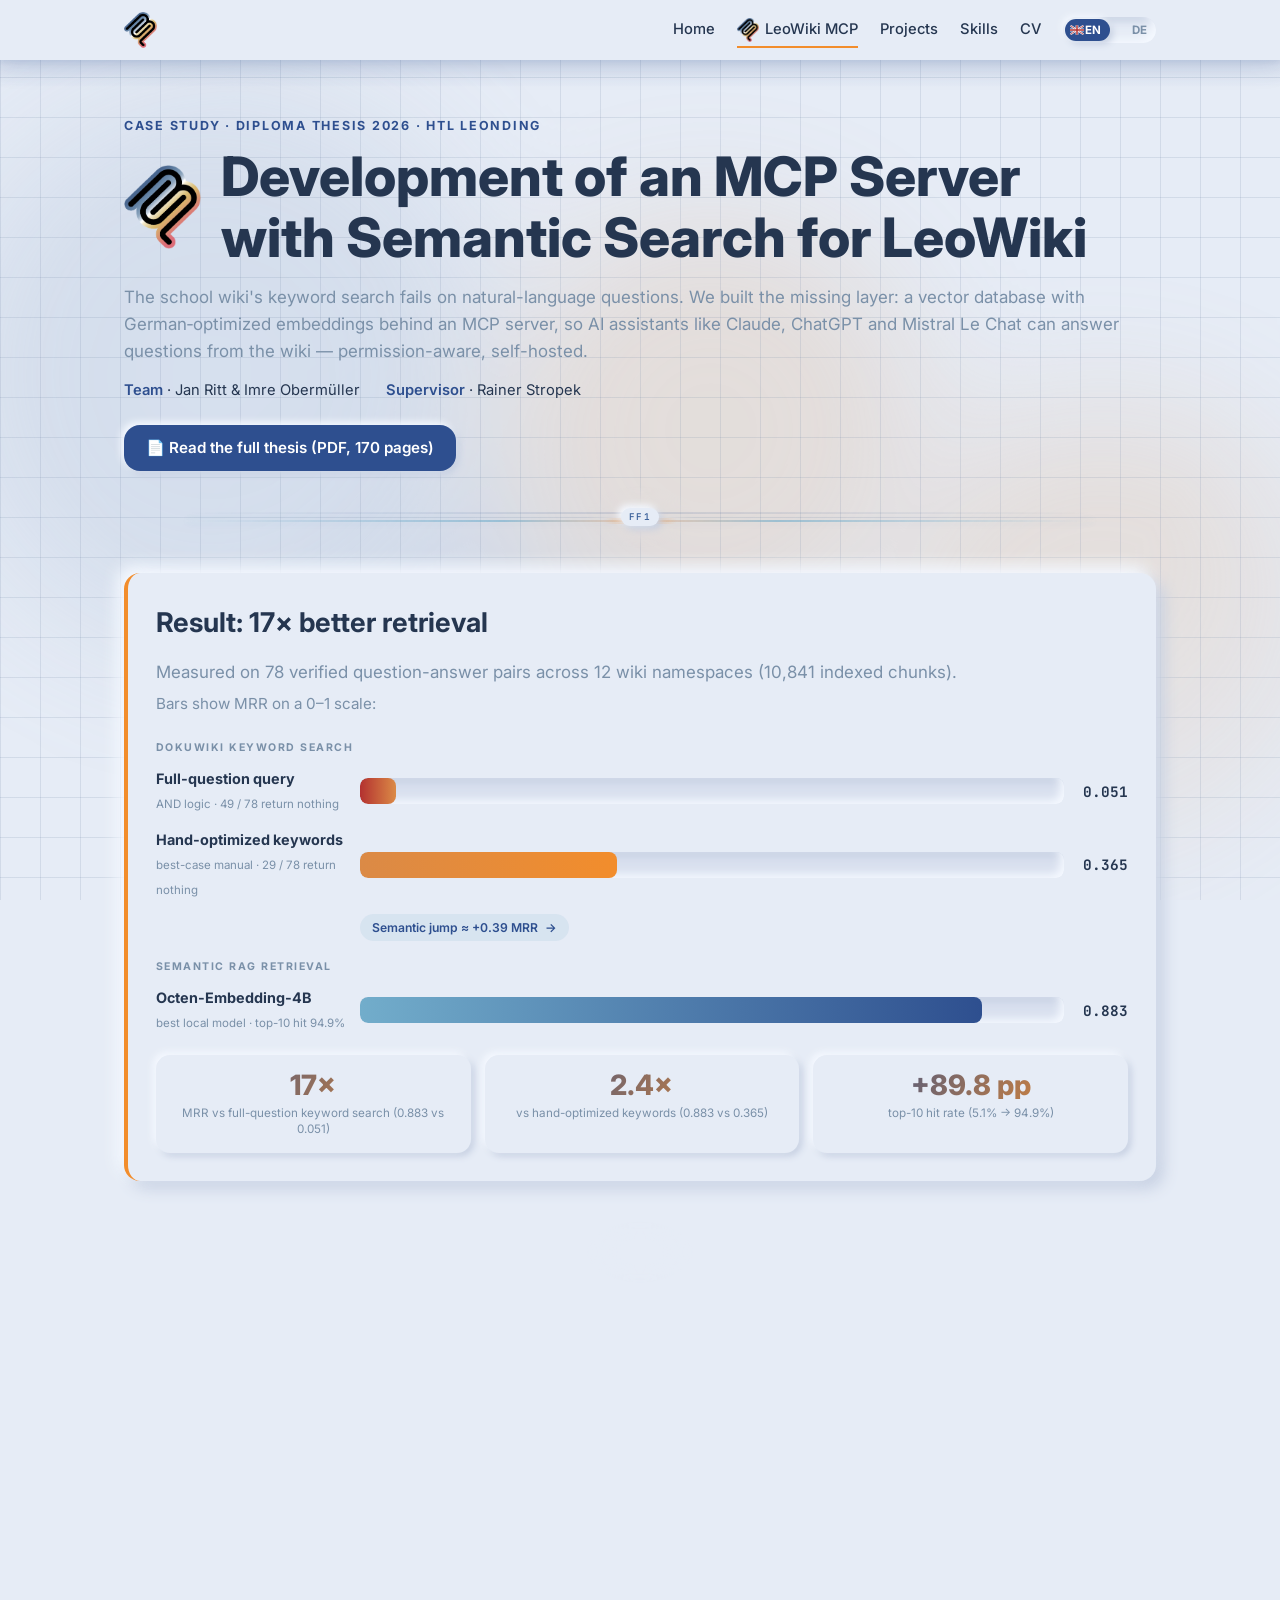
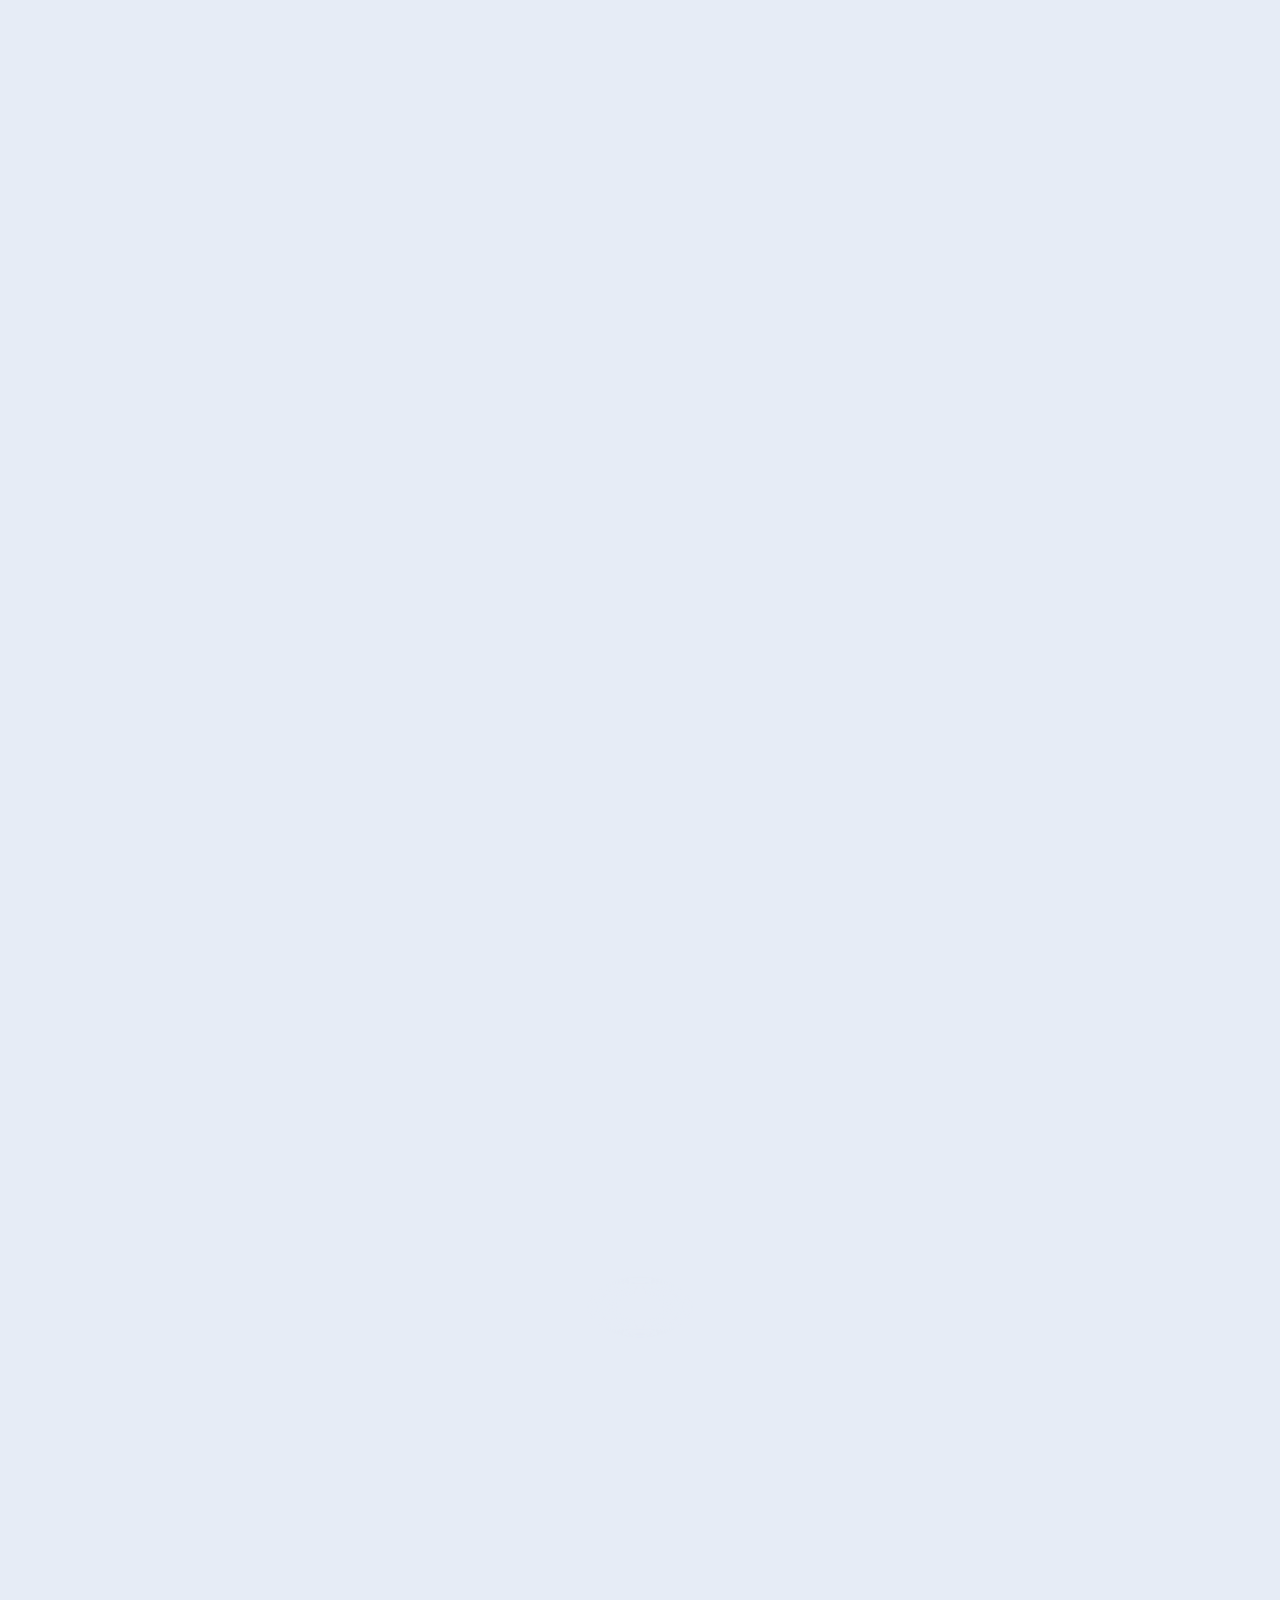
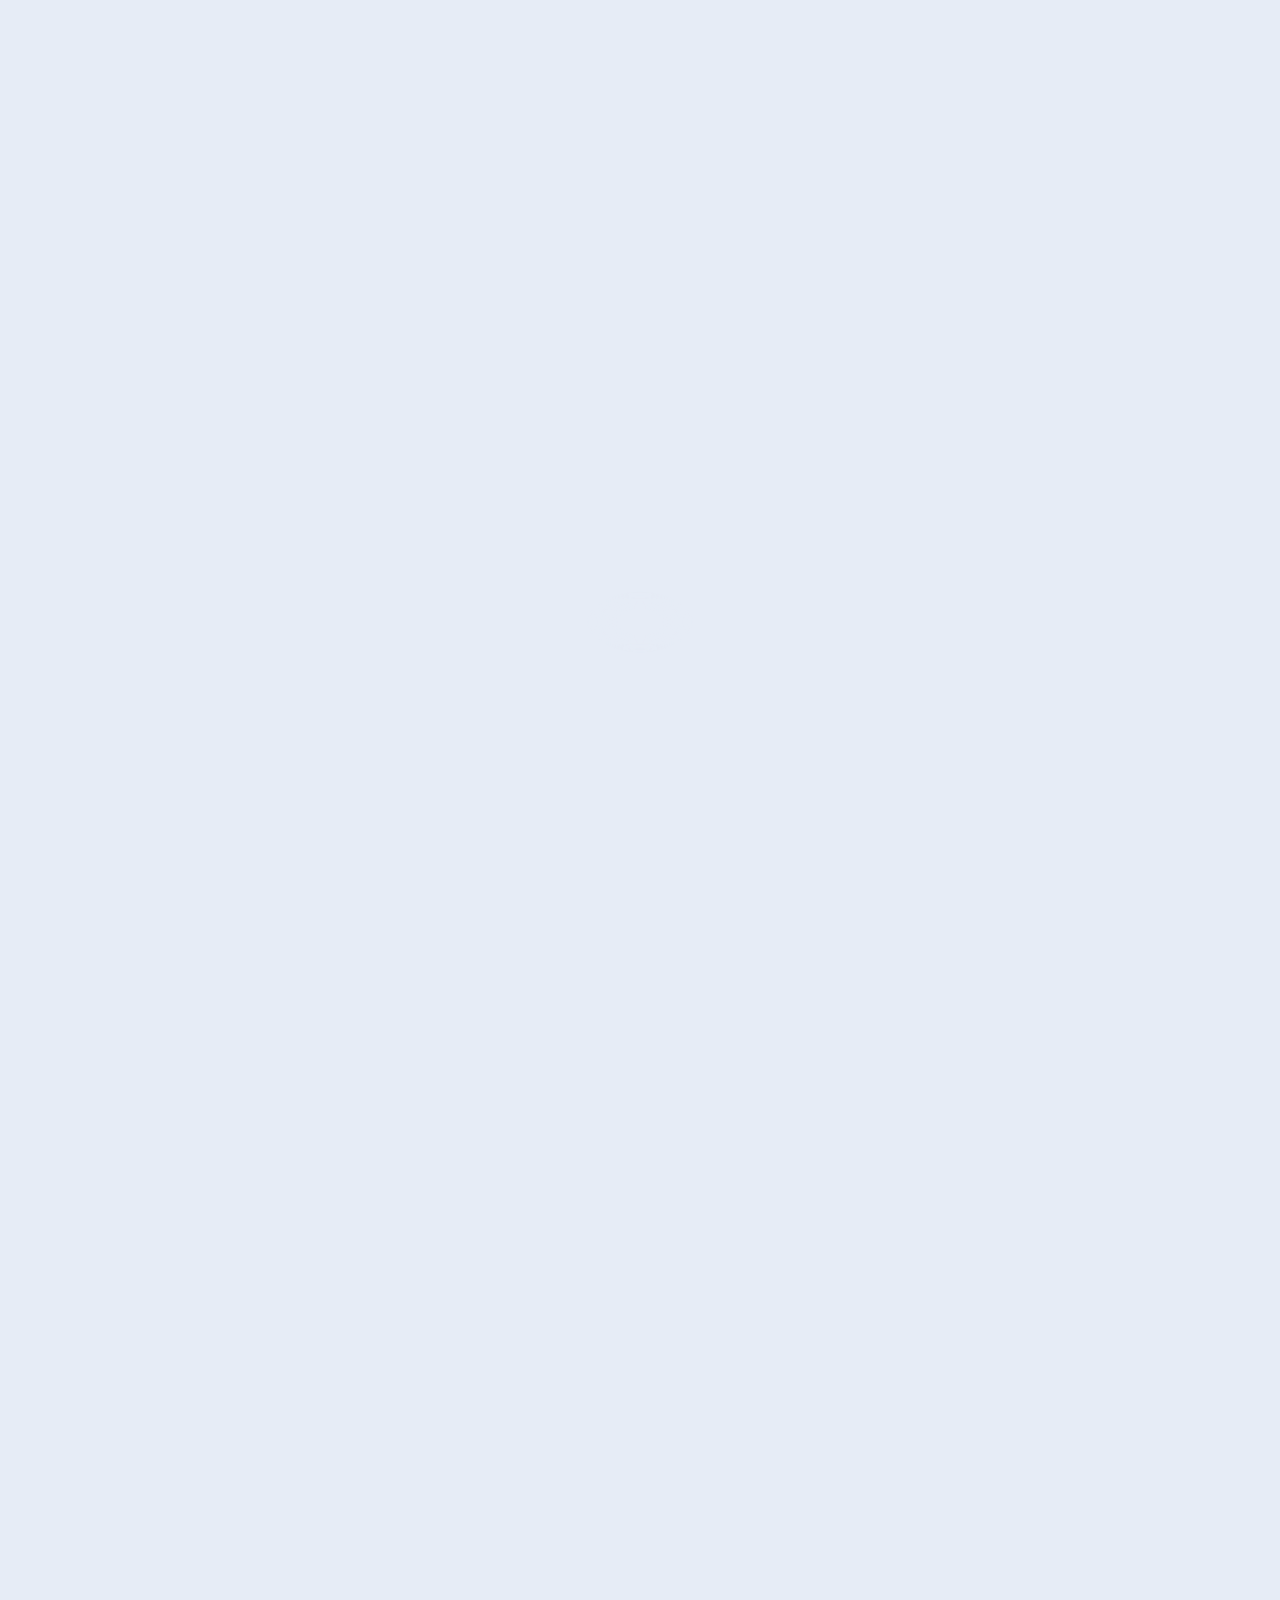
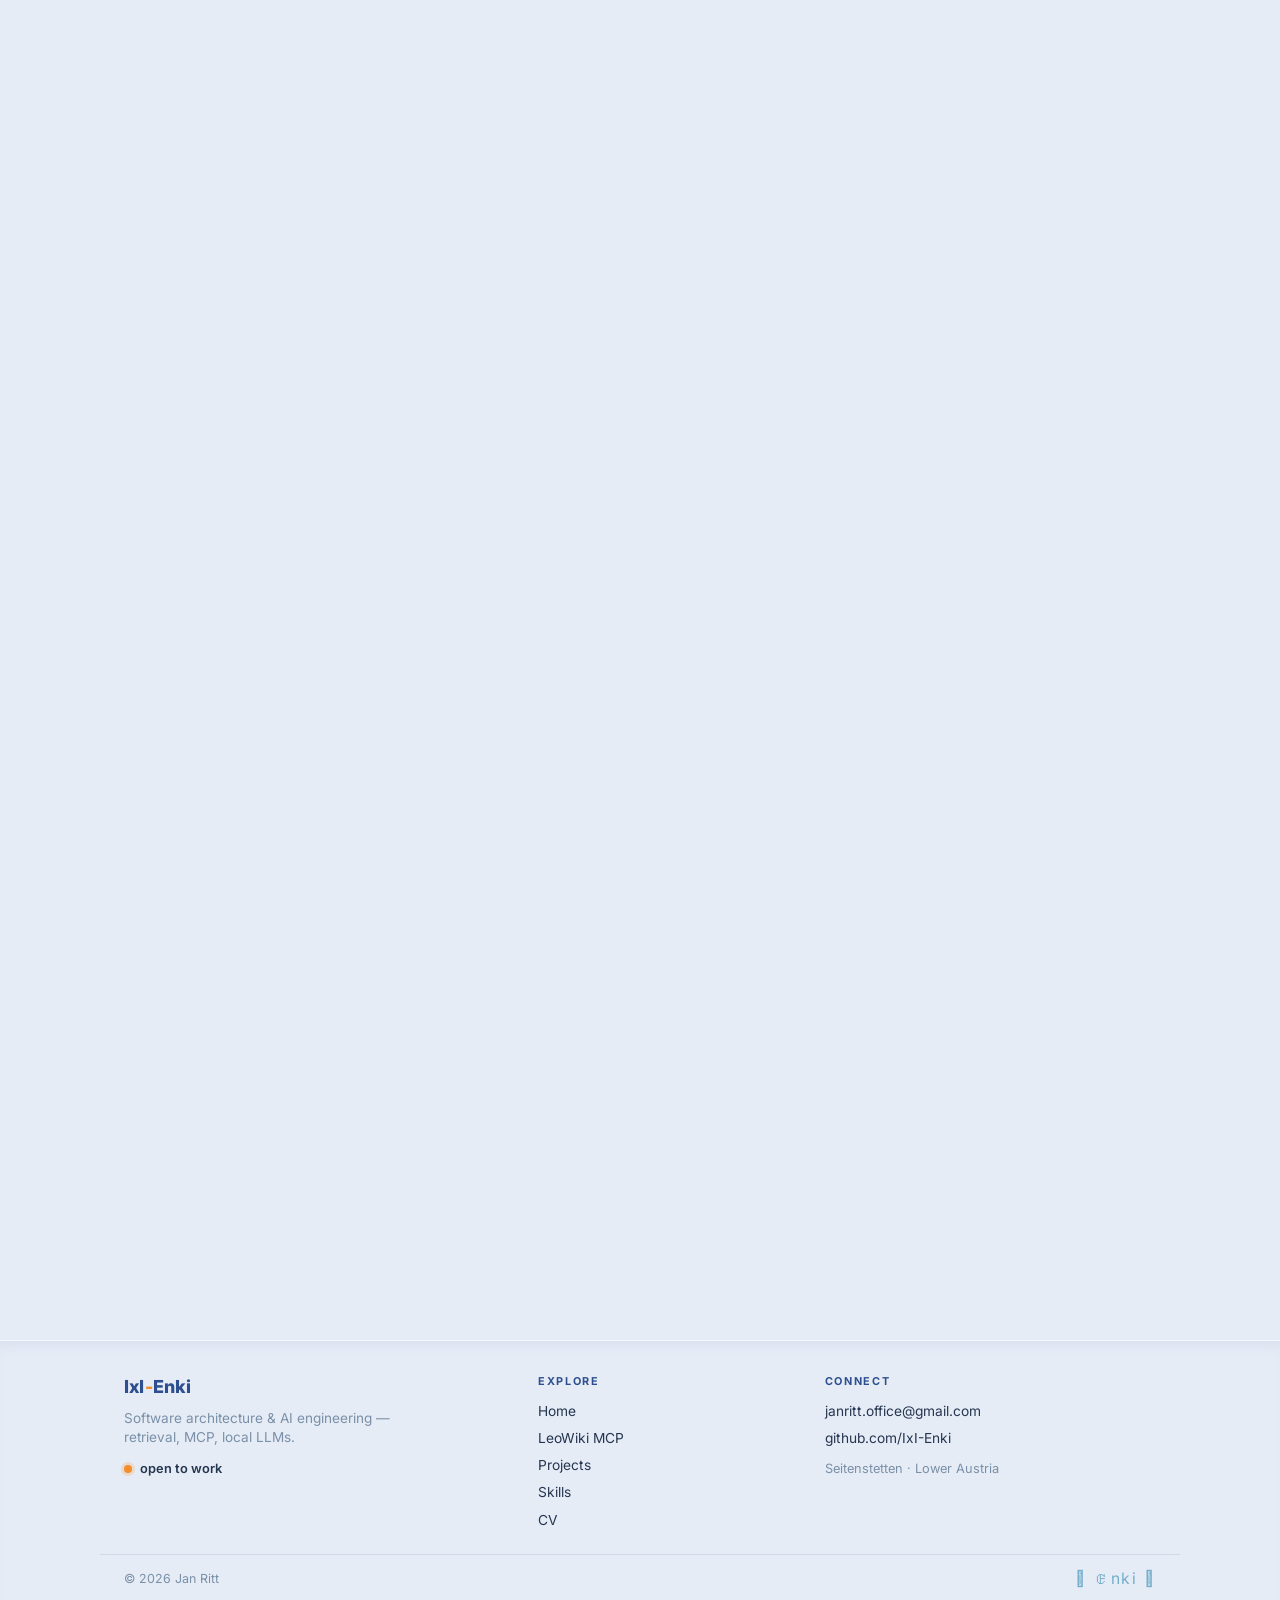
<file: pages/leowiki-mcp.html>
<!DOCTYPE html>
<html lang="en">
<head>
  <meta charset="UTF-8">
  <meta name="viewport" content="width=device-width, initial-scale=1.0">
  <title>LeoWiki MCP — Case Study · Jan Ritt</title>
  <meta name="description" content="Case study: MCP server with semantic search for LeoWiki — 17× retrieval improvement, OAuth 2.1 + RBAC, deployed on Raspberry Pi 5.">
  <link rel="stylesheet" href="../assets/css/site.css?v=78">
  <script src="../assets/js/site.js?v=28" defer></script>
</head>
<body class="neu page-leowiki-mcp">

  <div class="bg-layer" aria-hidden="true">
    <div class="bg-parallax bg-parallax--grid"><div class="bg-grid"></div></div>
    <div class="bg-parallax bg-parallax--grad">
      <div class="bg-gradient-blobs">
        <span class="bg-grad-blob bg-grad-blob--1"></span>
        <span class="bg-grad-blob bg-grad-blob--2"></span>
        <span class="bg-grad-blob bg-grad-blob--3"></span>
        <span class="bg-grad-blob bg-grad-blob--4"></span>
      </div>
    </div>
    <div class="bg-parallax bg-parallax--blob1"><div class="blob blob-1"></div></div>
    <div class="bg-parallax bg-parallax--blob2"><div class="blob blob-2"></div></div>
    <div class="bg-parallax bg-parallax--blob3"><div class="blob blob-3"></div></div>
  </div>

  <header class="site">
    <div class="wrap">
      <a class="brand brand--mcp" href="../" title="IxI-Enki">
        <img src="../assets/img/leowiki-mcp-logo.png" alt="LeoWiki MCP" class="brand-mcp-logo">
      </a>
      <nav class="main">
        <a href="../index.html" data-i18n="nav.home">Home</a>
        <a href="./leowiki-mcp.html" class="nav-flagship active" title="LeoWiki MCP"><img src="../assets/img/leowiki-mcp-logo.png" alt="LeoWiki MCP" class="nav-flagship-logo"><span class="nav-flagship-label" data-i18n="nav.flagship">LeoWiki MCP</span></a>
        <a href="./projects.html" data-i18n="nav.projects">Projects</a>
        <a href="./skills.html" data-i18n="nav.skills">Skills</a>
        <a href="./cv.html" data-i18n="nav.cv">CV</a>
        <span class="lang-switch" data-lang="en" role="group" aria-label="Language"><span class="ls-knob" aria-hidden="true"><svg class="ls-flag ls-flag-en" viewBox="0 0 24 16"><rect width="24" height="16" fill="#2E4F8F"/><path d="M0 0L24 16M24 0L0 16" stroke="#fff" stroke-width="3.4"/><path d="M0 0L24 16M24 0L0 16" stroke="#B33130" stroke-width="1.4"/><rect x="9.6" width="4.8" height="16" fill="#fff"/><rect y="5.6" width="24" height="4.8" fill="#fff"/><rect x="10.7" width="2.6" height="16" fill="#B33130"/><rect y="6.7" width="24" height="2.6" fill="#B33130"/></svg><svg class="ls-flag ls-flag-de" viewBox="0 0 24 16"><rect width="24" height="16" fill="#fff"/><rect width="24" height="5.3" fill="#B33130"/><rect y="10.7" width="24" height="5.3" fill="#B33130"/></svg></span><span class="ls-opt" data-lang="en">EN</span><span class="ls-opt" data-lang="de">DE</span></span>
      </nav>
    </div>
  </header>

  <!-- ══ HEAD ══ -->
  <section class="hero" style="padding-bottom:24px">
    <div class="wrap">
      <p class="kicker reveal" data-i18n-page
         data-en="Case study · Diploma thesis 2026 · HTL Leonding"
         data-de="Case-Study · Diplomarbeit 2026 · HTL Leonding">Case study · Diploma thesis 2026 · HTL Leonding</p>
      <div style="display:flex; align-items:center; gap:20px; flex-wrap:wrap; margin-top:10px">
        <img src="../assets/img/leowiki-mcp-logo.png" alt="LeoWiki MCP logo" class="reveal hero-mcp-logo">
        <h1 class="reveal reveal-d1" style="flex:1; min-width:280px" data-i18n-page
            data-en="Development of an MCP&nbsp;Server with Semantic Search for LeoWiki"
            data-de="Entwicklung eines MCP&#8209;Servers mit semantischer Suche für LeoWiki">Development of an MCP&nbsp;Server with Semantic Search for LeoWiki</h1>
      </div>
      <p class="lead reveal reveal-d2" style="margin-top:16px" data-i18n-page
         data-en="The school wiki's keyword search fails on natural-language questions. We built the missing layer: a vector database with German‑optimized embeddings behind an MCP server, so AI assistants like Claude, ChatGPT and Mistral Le Chat can answer questions from the wiki — permission-aware, self-hosted."
         data-de="Die Stichwortsuche des Schul‑Wikis scheitert an natürlichsprachigen Fragen. Wir haben die fehlende Schicht gebaut: eine Vektordatenbank mit Deutsch‑optimierten Embeddings hinter einem MCP‑Server — damit KI‑Assistenten wie Claude, ChatGPT und Mistral Le Chat Fragen aus dem Wiki beantworten können. Berechtigungsbewusst, self-hosted.">The school wiki's keyword search fails on natural-language questions. We built the missing layer: a vector database with German‑optimized embeddings behind an MCP server, so AI assistants like Claude, ChatGPT and Mistral Le Chat can answer questions from the wiki — permission-aware, self-hosted.</p>
      <div class="facts reveal reveal-d2" style="margin-top:14px">
        <span><b>Team</b> · Jan Ritt &amp; Imre Obermüller</span>
        <span><b>Supervisor</b> · Rainer Stropek</span>
      </div>
      <div class="reveal reveal-d3" style="margin-top:22px; display:flex; gap:12px; flex-wrap:wrap">
        <!-- Freigabe-Status: Imre ✓ · Sperrvermerk keiner · Schul-OK holt Jan ein (vor Public-Schaltung prüfen!) -->
        <a class="btn btn-primary btn-shine" href="../assets/thesis.pdf" data-i18n-page
           data-en="📄 Read the full thesis (PDF, 170 pages)"
           data-de="📄 Diplomarbeit lesen (PDF, 170 Seiten)">📄 Read the full thesis (PDF, 170 pages)</a>
      </div>
    </div>
  </section>

  <div class="wrap"><div class="sec-divider sec-divider--double" aria-hidden="true"><span class="sec-divider__rule sec-divider__rule--back"></span><span class="sec-divider__rule sec-divider__rule--front"></span><span class="sec-divider__mark"><span class="sec-divider__halo" aria-hidden="true"></span><span class="sec-divider__ring" aria-hidden="true"></span><span class="sec-divider__core"><span class="sec-divider__chapter" data-i18n-page data-en="FF1" data-de="FF1">FF1</span></span></span></div></div>

  <!-- ══ HEADLINE RESULT (FF1) ══ -->
  <section style="padding-top:24px">
    <div class="wrap">
      <div class="card reveal" style="padding:28px; border-left: 4px solid var(--accent)">
        <h2 data-i18n-page data-en="Result: 17× better retrieval" data-de="Ergebnis: 17× besseres Retrieval">Result: 17× better retrieval</h2>
        <p class="lead" data-i18n-page
           data-en="Measured on 78 verified question-answer pairs across 12 wiki namespaces (10,841 indexed chunks)."
           data-de="Gemessen an 78 verifizierten Frage-Antwort-Paaren über 12 Wiki-Namespaces (10.841 indizierte Chunks).">Measured on 78 verified question-answer pairs across 12 wiki namespaces (10,841 indexed chunks).</p>
        <p style="margin-top:6px; font-size:.95rem; color:var(--muted)" data-i18n-page
           data-en="Bars show MRR on a 0–1 scale:"
           data-de="Balken zeigen MRR auf einer 0–1-Skala:">Bars show MRR on a 0–1 scale:</p>

        <div class="kwsem">
          <p class="kwsem-head" data-i18n-page data-en="DokuWiki keyword search" data-de="DokuWiki-Stichwortsuche">DokuWiki keyword search</p>
          <div class="kwsem-row kwsem-row--bad" style="--v:5.1%">
            <div class="kwsem-label"><b data-i18n-page data-en="Full-question query" data-de="Ganze Frage als Abfrage">Full-question query</b><span data-i18n-page data-en="AND logic · 49 / 78 return nothing" data-de="AND-Logik · 49 / 78 ohne Treffer">AND logic · 49 / 78 return nothing</span></div>
            <div class="kwsem-track"><span class="kwsem-bar"></span></div>
            <div class="kwsem-val">0.051</div>
          </div>
          <div class="kwsem-row kwsem-row--mid" style="--v:36.5%">
            <div class="kwsem-label"><b data-i18n-page data-en="Hand-optimized keywords" data-de="Manuell optimierte Keywords">Hand-optimized keywords</b><span data-i18n-page data-en="best-case manual · 29 / 78 return nothing" data-de="Best Case manuell · 29 / 78 ohne Treffer">best-case manual · 29 / 78 return nothing</span></div>
            <div class="kwsem-track"><span class="kwsem-bar"></span></div>
            <div class="kwsem-val">0.365</div>
          </div>
          <div class="kwsem-jump"><span data-i18n-page data-en="Semantic jump ≈ +0.39 MRR" data-de="Semantischer Sprung ≈ +0,39 MRR">Semantic jump ≈ +0.39 MRR</span> →</div>
          <p class="kwsem-head" data-i18n-page data-en="Semantic RAG retrieval" data-de="Semantisches RAG-Retrieval">Semantic RAG retrieval</p>
          <div class="kwsem-row kwsem-row--good" style="--v:88.3%">
            <div class="kwsem-label"><b>Octen-Embedding-4B</b><span data-i18n-page data-en="best local model · top-10 hit 94.9%" data-de="bestes lokales Modell · Top-10-Treffer 94,9 %">best local model · top-10 hit 94.9%</span></div>
            <div class="kwsem-track"><span class="kwsem-bar"></span></div>
            <div class="kwsem-val">0.883</div>
          </div>
        </div>

        <div class="kwsem-stats">
          <div class="kwsem-stat"><b>17×</b><span data-i18n-page data-en="MRR vs full-question keyword search (0.883 vs 0.051)" data-de="MRR vs. Ganze-Frage-Stichwortsuche (0,883 vs. 0,051)">MRR vs full-question keyword search (0.883 vs 0.051)</span></div>
          <div class="kwsem-stat"><b>2.4×</b><span data-i18n-page data-en="vs hand-optimized keywords (0.883 vs 0.365)" data-de="vs. manuell optimierte Keywords (0,883 vs. 0,365)">vs hand-optimized keywords (0.883 vs 0.365)</span></div>
          <div class="kwsem-stat"><b>+89.8 pp</b><span data-i18n-page data-en="top-10 hit rate (5.1% → 94.9%)" data-de="Top-10-Trefferquote (5,1 % → 94,9 %)">top-10 hit rate (5.1% → 94.9%)</span></div>
        </div>
      </div>
    </div>
  </section>

  <div class="wrap"><div class="sec-divider sec-divider--shimmer sec-divider--ruler" aria-hidden="true"><span class="sec-divider__line"></span><span class="sec-divider__mark"><span class="sec-divider__halo" aria-hidden="true"></span><span class="sec-divider__ring" aria-hidden="true"></span><span class="sec-divider__ripple" aria-hidden="true"><span class="sec-divider__ripple-ring"></span><span class="sec-divider__ripple-ring"></span><span class="sec-divider__ripple-ring"></span></span><span class="sec-divider__core"><span class="sec-divider__node"></span></span></span></div></div>

  <!-- ══ ARCHITECTURE ══ -->
  <section style="padding-top:0">
    <div class="wrap">
      <h2 class="reveal" data-i18n-page data-en="Architecture" data-de="Architektur">Architecture</h2>
      <p class="lead reveal" data-i18n-page
         data-en="Two phases: an offline preparation pipeline and a runtime query flow on the Raspberry Pi 5."
         data-de="Zwei Phasen: eine Offline-Aufbereitungs-Pipeline und der Runtime-Query-Fluss auf dem Raspberry Pi 5.">Two phases: an offline preparation pipeline and a runtime query flow on the Raspberry Pi 5.</p>
      <figure class="fig reveal" style="margin-top:18px">
        <img src="../assets/img/figures/fig_05_system_overview.png" alt="System overview" loading="lazy">
      </figure>

      <div class="grid grid-3" style="margin-top:18px">
        <div class="card reveal">
          <h3 data-i18n-page data-en="Enrichment" data-de="Enrichment">Enrichment</h3>
          <p style="margin-top:8px; font-size:.9rem; color:var(--muted)" data-i18n-page
             data-en="Content evaluation with GPT-4o-mini (text) and Qwen-2.5-VL (images &amp; PDF graphics) before content-aware chunking."
             data-de="Inhalts-Evaluierung mit GPT-4o-mini (Text) und Qwen-2.5-VL (Bilder &amp; PDF-Grafiken) vor dem Content-Aware-Chunking.">Content evaluation with GPT-4o-mini (text) and Qwen-2.5-VL (images &amp; PDF graphics) before content-aware chunking.</p>
        </div>
        <div class="card reveal reveal-d1">
          <h3 data-i18n-page data-en="MCP server" data-de="MCP‑Server">MCP server</h3>
          <p style="margin-top:8px; font-size:.9rem; color:var(--muted)" data-i18n-page
             data-en="FastMCP 3.0 (Python) with a two-tool RBAC search design, five middleware layers, MCP resources &amp; prompts — over stdio and HTTP Streamable."
             data-de="FastMCP 3.0 (Python) mit Two-Tool-RBAC-Suchdesign, fünf Middleware-Schichten, MCP-Resources &amp; -Prompts — über stdio und HTTP Streamable.">FastMCP 3.0 (Python) with a two-tool RBAC search design, five middleware layers, MCP resources &amp; prompts — over stdio and HTTP Streamable.</p>
        </div>
        <div class="card reveal reveal-d2">
          <h3 data-i18n-page data-en="Security" data-de="Sicherheit">Security</h3>
          <p style="margin-top:8px; font-size:.9rem; color:var(--muted)" data-i18n-page
             data-en="OAuth 2.1 via Scalekit, JWT role decoding and role-based access control on every search — teachers, students and admins each see only their content."
             data-de="OAuth 2.1 via Scalekit, JWT-Rollen-Decoding und rollenbasierte Zugriffskontrolle bei jeder Suche — Lehrer, Schüler und Admins sehen nur ihre Inhalte.">OAuth 2.1 via Scalekit, JWT role decoding and role-based access control on every search — teachers, students and admins each see only their content.</p>
        </div>
      </div>

      <div class="grid grid-2" style="margin-top:18px">
        <figure class="fig reveal">
          <img src="../assets/img/figures/fig_13_rbac_architecture.png" alt="RBAC architecture" loading="lazy">
        </figure>
        <figure class="fig reveal reveal-d1">
          <img src="../assets/img/figures/fig_09_mcp_nxm_problem.png" alt="MCP N×M problem" loading="lazy">
        </figure>
      </div>
    </div>
  </section>

  <div class="wrap"><div class="sec-divider sec-divider--shimmer sec-divider--ruler" aria-hidden="true"><span class="sec-divider__line"></span><span class="sec-divider__mark"><span class="sec-divider__halo" aria-hidden="true"></span><span class="sec-divider__ring" aria-hidden="true"></span><span class="sec-divider__core"><span class="sec-divider__chapter" data-i18n-page data-en="FF3" data-de="FF3">FF3</span></span></span></div></div>

  <!-- ══ MODEL EVALUATION (FF3) ══ -->
  <section id="embedding-evaluation" style="padding-top:0">
    <div class="wrap">
      <h2 class="reveal" data-i18n-page data-en="Embedding evaluation — an engineering trade-off" data-de="Embedding-Evaluation — ein Engineering-Trade-off">Embedding evaluation — an engineering trade-off</h2>
      <p class="lead reveal" data-i18n-page
         data-en="Five embedding models on the full wiki corpus. Octen‑4B leads on retrieval quality but does not run on the Pi — production uses the OpenAI API model just 0.011 MRR behind:"
         data-de="Fünf Embedding-Modelle auf dem vollen Wiki-Korpus. Octen‑4B führt bei der Retrieval-Qualität, läuft aber nicht auf dem Pi — in Produktion nutzen wir das OpenAI-API-Modell mit nur 0,011 MRR Abstand:">Five embedding models on the full wiki corpus. Octen‑4B leads on retrieval quality but does not run on the Pi — production uses the OpenAI API model just 0.011 MRR behind:</p>
      <div class="bench reveal">
        <div class="bench-row bench-row--prod" style="--mrr:88.3%">
          <div class="bench-name"><b>Octen-Embedding-4B</b><span data-i18n-page data-en="local · 4.0B · MTEB #2 (DE) · nDCG 0.899" data-de="lokal · 4,0B · MTEB #2 (DE) · nDCG 0,899">local · 4.0B · MTEB #2 (DE) · nDCG 0.899</span><br><em class="bench-tag" data-i18n-page data-en="quality leader" data-de="Qualitätsführer">quality leader</em></div>
          <div class="bench-bar"><span></span><i>0.883</i></div>
          <div class="bench-hit">94.9%<small data-i18n-page data-en="hit" data-de="Treffer">hit</small></div>
        </div>
        <div class="bench-row bench-row--prod" style="--mrr:87.2%">
          <div class="bench-name"><b>text-embedding-3-large</b><span data-i18n-page data-en="OpenAI API · 3,072 dim · nDCG 0.897" data-de="OpenAI API · 3.072 dim · nDCG 0,897">OpenAI API · 3,072 dim · nDCG 0.897</span><br><em class="bench-tag bench-tag--prod" data-i18n-page data-en="production" data-de="Produktion">production</em></div>
          <div class="bench-bar"><span></span><i>0.872</i></div>
          <div class="bench-hit">97.4%<small data-i18n-page data-en="hit" data-de="Treffer">hit</small></div>
        </div>
        <div class="bench-tier"><span data-i18n-page data-en="Tier 1 ≥ 0.87 · production-grade" data-de="Tier 1 ≥ 0,87 · produktionsreif">Tier 1 ≥ 0.87 · production-grade</span></div>
        <div class="bench-row" style="--mrr:80.2%">
          <div class="bench-name"><b>PIXIE-Rune-v1.0</b><span data-i18n-page data-en="local · 568M · MTEB #3 (DE) · nDCG 0.823" data-de="lokal · 568M · MTEB #3 (DE) · nDCG 0,823">local · 568M · MTEB #3 (DE) · nDCG 0.823</span></div>
          <div class="bench-bar"><span></span><i>0.802</i></div>
          <div class="bench-hit">88.5%<small data-i18n-page data-en="hit" data-de="Treffer">hit</small></div>
        </div>
        <div class="bench-row" style="--mrr:78.8%">
          <div class="bench-name"><b>snowflake-arctic-embed-l-v2.0</b><span data-i18n-page data-en="local · 568M · MTEB #7 (DE) · nDCG 0.822" data-de="lokal · 568M · MTEB #7 (DE) · nDCG 0,822">local · 568M · MTEB #7 (DE) · nDCG 0.822</span></div>
          <div class="bench-bar"><span></span><i>0.788</i></div>
          <div class="bench-hit">92.3%<small data-i18n-page data-en="hit" data-de="Treffer">hit</small></div>
        </div>
        <div class="bench-row" style="--mrr:75.6%">
          <div class="bench-name"><b>bge-m3-unsupervised</b><span data-i18n-page data-en="RAGFlow default · 568M · nDCG 0.800" data-de="RAGFlow-Default · 568M · nDCG 0,800">RAGFlow default · 568M · nDCG 0.800</span></div>
          <div class="bench-bar"><span></span><i>0.756</i></div>
          <div class="bench-hit">93.6%<small data-i18n-page data-en="hit" data-de="Treffer">hit</small></div>
        </div>
        <div class="bench-legend">
          <span><i style="background:linear-gradient(90deg,var(--primary),var(--accent))"></i><span data-i18n-page data-en="Production tier (MRR ≥ 0.87)" data-de="Produktions-Tier (MRR ≥ 0,87)">Production tier (MRR ≥ 0.87)</span></span>
          <span><i style="background:linear-gradient(90deg,var(--primary),var(--secondary))"></i><span>MRR · 0–1</span></span>
          <span data-i18n-page data-en="% badge = top-10 hit rate" data-de="%-Badge = Top-10-Trefferquote">% badge = top-10 hit rate</span>
        </div>
      </div>
      <p class="reveal" style="margin-top:14px; font-size:.86rem; color:var(--muted)" data-i18n-page
         data-en="Methodology: MRR, nDCG@10, MAP, precision@k, hit rate + LLM-as-Judge and RAGAS · chunk-size experiments (256/512/1024) · hybrid vs. dense retrieval · keyword baseline · Wilcoxon signed-rank tests with bootstrap confidence intervals."
         data-de="Methodik: MRR, nDCG@10, MAP, Precision@k, Hit-Rate + LLM-as-Judge und RAGAS · Chunk-Size-Experimente (256/512/1024) · Hybrid- vs. Dense-Retrieval · Keyword-Baseline · Wilcoxon-Tests mit Bootstrap-Konfidenzintervallen.">Methodology: MRR, nDCG@10, MAP, precision@k, hit rate + LLM-as-Judge and RAGAS · chunk-size experiments (256/512/1024) · hybrid vs. dense retrieval · keyword baseline · Wilcoxon signed-rank tests with bootstrap confidence intervals.</p>
      <div style="margin-top:14px; display:flex; gap:12px; flex-wrap:wrap" class="reveal">
        <a class="btn btn-ghost" href="https://ixi-enki.github.io/project-diploma-performance-analysis/" data-i18n-page data-en="MTEB DE reference" data-de="MTEB-DE-Referenz">MTEB DE reference</a>
        <a class="btn btn-ghost" href="https://ixi-enki.github.io/artificial-intelligence-provider-analysis/" data-i18n-page data-en="AI provider landscape" data-de="AI-Provider-Landschaft">AI provider landscape</a>
      </div>
    </div>
  </section>

  <div class="wrap"><div class="sec-divider sec-divider--double" aria-hidden="true"><span class="sec-divider__rule sec-divider__rule--back"></span><span class="sec-divider__rule sec-divider__rule--front"></span><span class="sec-divider__mark"><span class="sec-divider__halo" aria-hidden="true"></span><span class="sec-divider__ring" aria-hidden="true"></span><span class="sec-divider__ripple" aria-hidden="true"><span class="sec-divider__ripple-ring"></span><span class="sec-divider__ripple-ring"></span><span class="sec-divider__ripple-ring"></span></span><span class="sec-divider__core" aria-hidden="true"></span></span></div></div>

  <!-- ══ DEPLOYMENT ══ -->
  <section style="padding-top:0">
    <div class="wrap">
      <h2 class="reveal" data-i18n-page data-en="Deployment — production on 5 watts" data-de="Deployment — Produktion mit 5 Watt">Deployment — production on 5 watts</h2>
      <p class="lead reveal" data-i18n-page
         data-en="A Raspberry Pi 5 (8 GB, ARM64) runs four Docker Compose services: Caddy for TLS and reverse proxy, the MCP server, Qdrant for vector search, and a watchdog for JSONL auto-ingestion. Mean end-to-end search latency is ~226 ms over stdio and ~321 ms over HTTP."
         data-de="Ein Raspberry Pi 5 (8 GB, ARM64) betreibt vier Docker-Compose-Services: Caddy für TLS und Reverse-Proxy, den MCP-Server, Qdrant für die Vektorsuche und einen Watchdog für JSONL-Auto-Ingestion. Mittlere End-to-End-Suchlatenz: ~226 ms über stdio, ~321 ms über HTTP.">A Raspberry Pi 5 (8 GB, ARM64) runs four Docker Compose services: Caddy for TLS and reverse proxy, the MCP server, Qdrant for vector search, and a watchdog for JSONL auto-ingestion. Mean end-to-end search latency is ~226 ms over stdio and ~321 ms over HTTP.</p>
      <figure class="fig reveal" style="margin-top:18px">
        <img src="../assets/img/figures/fig_08_deployment.png" alt="Deployment architecture on Raspberry Pi 5" loading="lazy">
      </figure>
      <div class="card reveal" style="margin-top:18px; padding:18px 22px">
        <p class="kicker" style="margin-bottom:12px" data-i18n-page data-en="Production stack" data-de="Produktions-Stack">Production stack</p>
        <div class="icon-row">
          <img src="../assets/img/icons/python.svg" alt="Python" title="Python">
          <img src="../assets/img/icons/fastapi.svg" alt="FastAPI" title="FastAPI / FastMCP">
          <img src="../assets/img/icons/mcp.svg" alt="MCP" title="Model Context Protocol">
          <img src="../assets/img/icons/qdrantLogoText.svg" alt="Qdrant" title="Qdrant vector database" style="height:24px">
          <img src="../assets/img/icons/openai.svg" alt="OpenAI" title="OpenAI embeddings (production)">
          <img src="../assets/img/icons/docker.svg" alt="Docker" title="Docker Compose">
          <img src="../assets/img/icons/caddy.svg" alt="Caddy" title="Caddy reverse proxy">
          <img src="../assets/img/icons/scalekit.png" alt="Scalekit" title="Scalekit — OAuth 2.1">
          <img src="../assets/img/icons/raspberryPi.svg" alt="Raspberry Pi" title="Raspberry Pi 5">
          <img src="../assets/img/icons/dokuwiki.svg" alt="DokuWiki" title="DokuWiki (LeoWiki)">
        </div>
      </div>
    </div>
  </section>

  <div class="wrap"><div class="sec-divider sec-divider--shimmer sec-divider--ruler" aria-hidden="true"><span class="sec-divider__line"></span><span class="sec-divider__mark"><span class="sec-divider__halo" aria-hidden="true"></span><span class="sec-divider__ring" aria-hidden="true"></span><span class="sec-divider__core" aria-hidden="true"></span></span></div></div>

  <!-- ══ CLIENT COMPAT (FF2) ══ -->
  <section style="padding-top:0">
    <div class="wrap">
      <h2 class="reveal" data-i18n-page data-en="Works with the AI clients people actually use" data-de="Funktioniert mit den KI‑Clients, die wirklich genutzt werden">Works with the AI clients people actually use</h2>
      <div class="grid grid-3" style="margin-top:16px">
        <div class="card reveal" style="text-align:center"><img class="client-icon" src="../assets/img/icons/claude.svg" alt="Claude"><h3>Claude</h3><p style="font-size:.85rem; color:var(--muted); margin-top:6px">Remote MCP ✓ · OAuth 2.1 ✓ · Tools ✓</p></div>
        <div class="card reveal reveal-d1" style="text-align:center"><img class="client-icon" src="../assets/img/icons/chatgpt.svg" alt="ChatGPT"><h3>ChatGPT</h3><p style="font-size:.85rem; color:var(--muted); margin-top:6px">Remote MCP ✓ · OAuth 2.1 ✓ · Tools ✓</p></div>
        <div class="card reveal reveal-d2" style="text-align:center"><img class="client-icon" src="../assets/img/icons/mistral.svg" alt="Mistral Le Chat"><h3>Mistral Le Chat</h3><p style="font-size:.85rem; color:var(--muted); margin-top:6px">Remote MCP ✓ · OAuth 2.1 ✓ · Tools ✓</p></div>
      </div>
      <p class="reveal" style="margin-top:12px; font-size:.86rem; color:var(--muted)" data-i18n-page
         data-en="Gemini and Copilot (consumer) did not support remote MCP with OAuth 2.1 as of February 2026 — documented in the thesis compatibility matrix."
         data-de="Gemini und Copilot (Consumer) unterstützten Remote-MCP mit OAuth 2.1 mit Stand Februar 2026 nicht — dokumentiert in der Kompatibilitätsmatrix der Arbeit.">Gemini and Copilot (consumer) did not support remote MCP with OAuth 2.1 as of February 2026 — documented in the thesis compatibility matrix.</p>
    </div>
  </section>

  <div class="wrap"><div class="sec-divider sec-divider--double" aria-hidden="true"><span class="sec-divider__rule sec-divider__rule--back"></span><span class="sec-divider__rule sec-divider__rule--front"></span><span class="sec-divider__mark"><span class="sec-divider__halo" aria-hidden="true"></span><span class="sec-divider__ring" aria-hidden="true"></span><span class="sec-divider__core"><span class="sec-divider__node"></span></span></span></div></div>

  <!-- ══ LINKS / FOOT ══ -->
  <section style="padding-top:0">
    <div class="wrap">
      <div class="card reveal" style="padding:26px">
        <h3 data-i18n-page data-en="Repositories &amp; material" data-de="Repositories &amp; Material">Repositories &amp; material</h3>
        <p style="margin-top:8px; font-size:.92rem; color:var(--muted)" data-i18n-page
           data-en="The system is split across two repositories of mine. The thesis itself is joint work with Imre Obermüller, whose deployment repository is linked separately."
           data-de="Das System verteilt sich auf zwei meiner Repositories. Die Diplomarbeit selbst ist Gemeinschaftsarbeit mit Imre Obermüller, dessen Deployment-Repository separat verlinkt ist.">The system is split across two repositories of mine. The thesis itself is joint work with Imre Obermüller, whose deployment repository is linked separately.</p>

        <div class="repo-list" style="margin-top:16px">
          <a class="repo-item" href="https://github.com/IxI-Enki/mcp-server-leowiki">
            <img src="../assets/img/icons/github.svg" alt="" class="repo-item-icon">
            <div class="repo-item-body">
              <div class="repo-item-head"><b data-i18n-page data-en="MCP server" data-de="MCP‑Server">MCP server</b> <code>mcp-server-leowiki</code> <span class="badge-soon" data-i18n-page data-en="release in progress" data-de="Release in Arbeit">release in progress</span></div>
              <span data-i18n-page data-en="The runtime: FastMCP server, two-tool RBAC search, OAuth 2.1, deployed on the Raspberry Pi 5." data-de="Die Runtime: FastMCP-Server, Two-Tool-RBAC-Suche, OAuth 2.1, deployt auf dem Raspberry Pi 5.">The runtime: FastMCP server, two-tool RBAC search, OAuth 2.1, deployed on the Raspberry Pi 5.</span>
            </div>
            <span class="repo-item-arrow" aria-hidden="true">→</span>
          </a>
          <a class="repo-item" href="https://github.com/IxI-Enki/DA_2026_dev_dito">
            <img src="../assets/img/icons/github.svg" alt="" class="repo-item-icon">
            <div class="repo-item-body">
              <div class="repo-item-head"><b data-i18n-page data-en="Ingestion &amp; evaluation pipeline" data-de="Ingestion- &amp; Evaluations-Pipeline">Ingestion &amp; evaluation pipeline</b> <code>DA_2026_dev_dito</code></div>
              <span data-i18n-page data-en="The offline side: 5-stage DokuWiki → embeddings → Qdrant pipeline plus the RAGAS evaluation framework behind the numbers above." data-de="Die Offline-Seite: 5-stufige DokuWiki-→-Embeddings-→-Qdrant-Pipeline plus das RAGAS-Evaluations-Framework hinter den Zahlen oben.">The offline side: 5-stage DokuWiki → embeddings → Qdrant pipeline plus the RAGAS evaluation framework behind the numbers above.</span>
            </div>
            <span class="repo-item-arrow" aria-hidden="true">→</span>
          </a>
        </div>

        <div style="margin-top:16px; display:flex; gap:12px; flex-wrap:wrap">
          <a class="btn btn-primary btn-shine" href="../assets/thesis.pdf" data-i18n-page data-en="📄 Thesis (PDF)" data-de="📄 Diplomarbeit (PDF)">📄 Thesis (PDF)</a>
          <a class="btn btn-ghost" href="https://github.com/Imre7777/mcp-diploma-thesis-final" data-i18n-page data-en="Imre's deployment repo" data-de="Imres Deployment-Repo">Imre's deployment repo</a>
          <a class="btn btn-ghost" href="./projects.html" data-i18n-page data-en="More projects →" data-de="Mehr Projekte →">More projects →</a>
        </div>
      </div>
    </div>
  </section>

  <footer class="site">
    <div class="wrap footer-inner">
      <div class="footer-brand">
        <a class="brand" href="../">IxI<span class="x">-</span>Enki</a>
        <p class="footer-tag" data-i18n="footer.tag">Software architecture &amp; AI engineering — retrieval, MCP, local LLMs.</p>
        <span class="footer-status"><span class="fs-dot" aria-hidden="true"></span><span data-i18n="facts.statusv">open to work</span></span>
      </div>
      <nav class="footer-col" aria-label="Footer">
        <p class="footer-h" data-i18n="footer.explore">Explore</p>
        <a href="../index.html" data-i18n="nav.home">Home</a>
        <a href="./leowiki-mcp.html" data-i18n="nav.flagship">LeoWiki MCP</a>
        <a href="./projects.html" data-i18n="nav.projects">Projects</a>
        <a href="./skills.html" data-i18n="nav.skills">Skills</a>
        <a href="./cv.html" data-i18n="nav.cv">CV</a>
      </nav>
      <div class="footer-col">
        <p class="footer-h" data-i18n="footer.connect">Connect</p>
        <a href="mailto:janritt.office@gmail.com">janritt.office@gmail.com</a>
        <a href="https://github.com/IxI-Enki">github.com/IxI-Enki</a>
        <p class="footer-loc" data-i18n="footer.loc">Seitenstetten · Lower Austria</p>
      </div>
    </div>
    <div class="wrap footer-base">
      <span>© 2026 Jan Ritt</span>
      <span class="footer-sig">𓂍 ꂅnki 𓂍</span>
    </div>
  </footer>

</body>
</html>
</file>
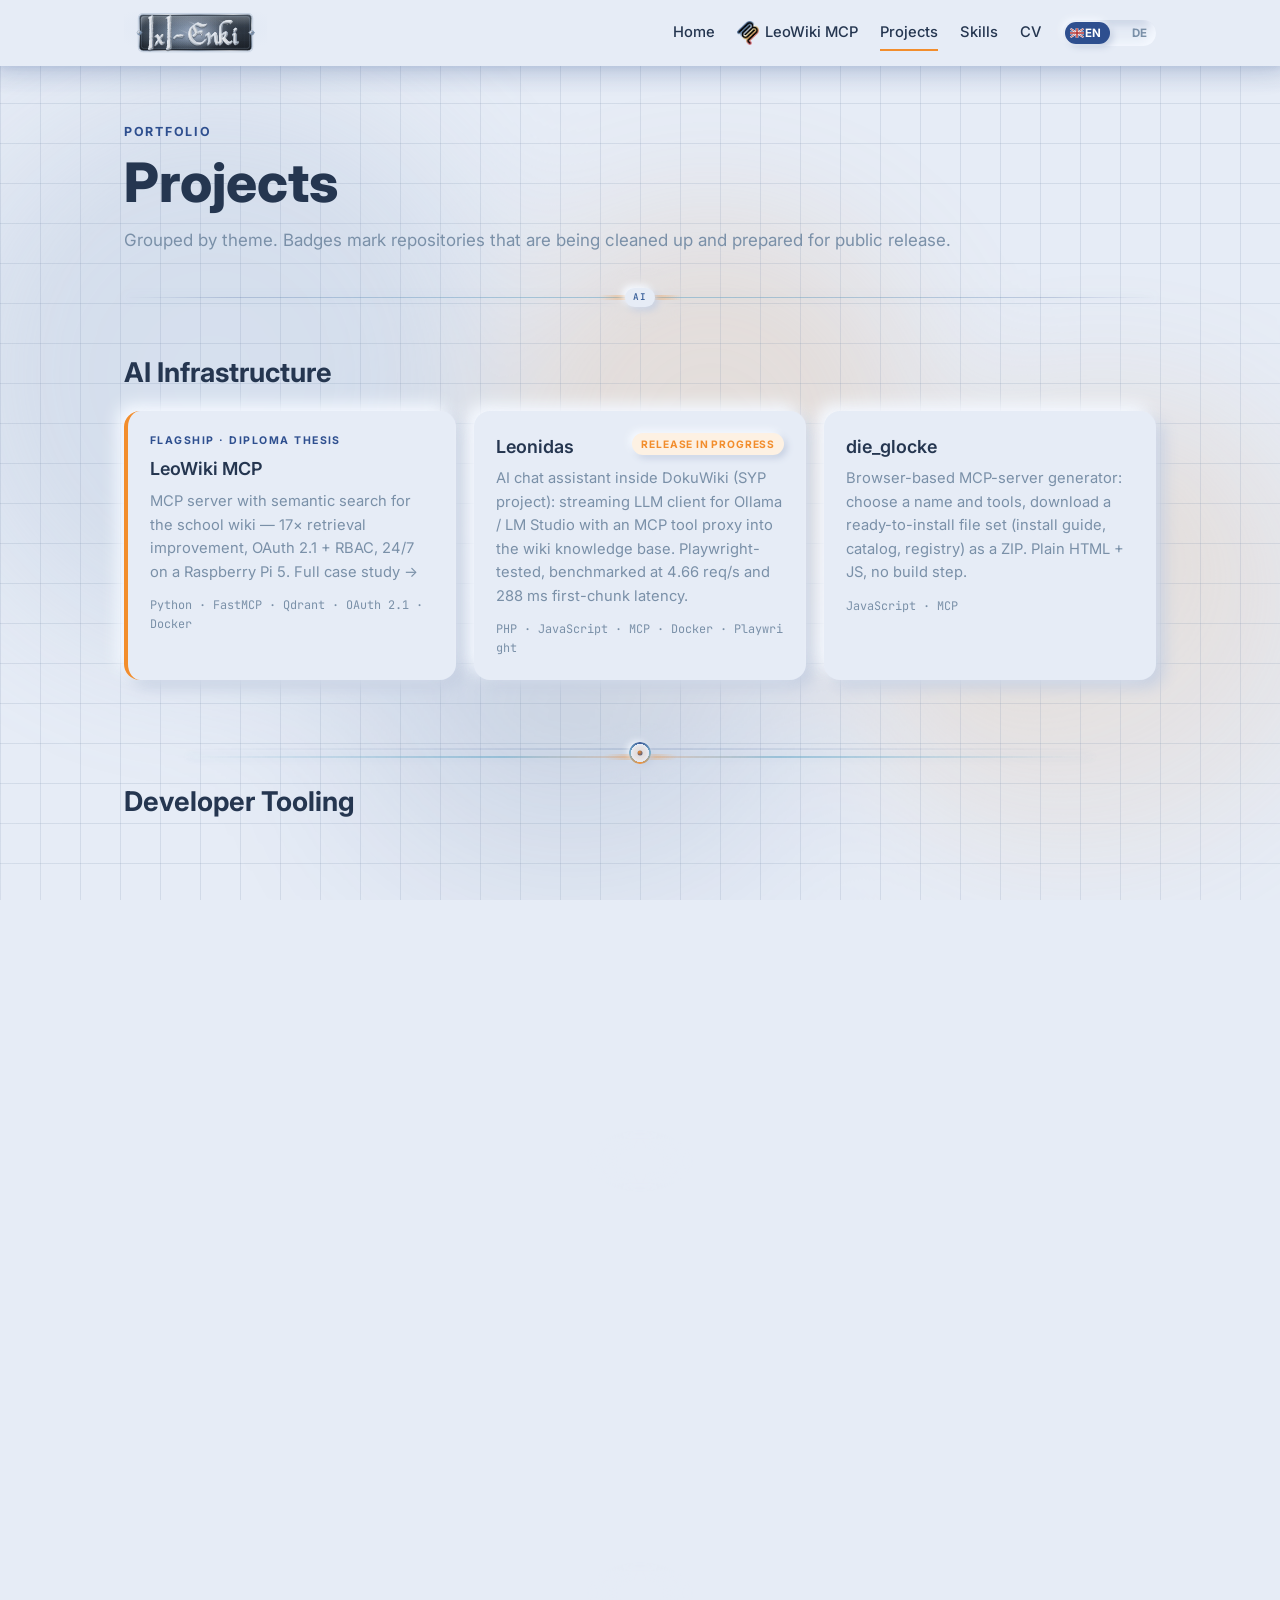
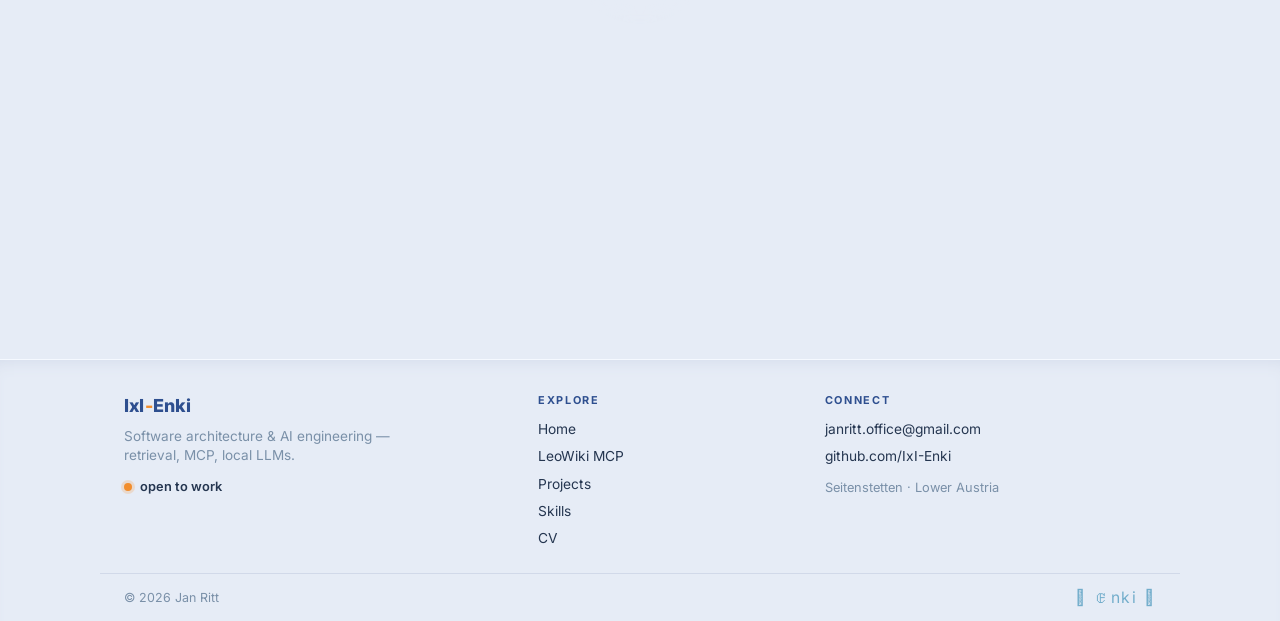
<file: pages/projects.html>
<!DOCTYPE html>
<html lang="en">
<head>
  <meta charset="UTF-8">
  <meta name="viewport" content="width=device-width, initial-scale=1.0">
  <title>Projects · Jan Ritt — IxI-Enki</title>
  <meta name="description" content="Projects by Jan Ritt (IxI-Enki): AI infrastructure, developer tooling, code and games.">
  <link rel="stylesheet" href="../assets/css/site.css?v=78">
  <script src="../assets/js/site.js?v=28" defer></script>
</head>
<body class="neu">

  <div class="bg-layer" aria-hidden="true">
    <div class="bg-parallax bg-parallax--grid"><div class="bg-grid"></div></div>
    <div class="bg-parallax bg-parallax--grad">
      <div class="bg-gradient-blobs">
        <span class="bg-grad-blob bg-grad-blob--1"></span>
        <span class="bg-grad-blob bg-grad-blob--2"></span>
        <span class="bg-grad-blob bg-grad-blob--3"></span>
        <span class="bg-grad-blob bg-grad-blob--4"></span>
      </div>
    </div>
    <div class="bg-parallax bg-parallax--blob1"><div class="blob blob-1"></div></div>
    <div class="bg-parallax bg-parallax--blob2"><div class="blob blob-2"></div></div>
    <div class="bg-parallax bg-parallax--blob3"><div class="blob blob-3"></div></div>
  </div>

  <header class="site">
    <div class="wrap">
      <a class="brand brand--cartouche" href="../" title="IxI-Enki" aria-label="IxI-Enki">
        <img src="../assets/img/cartouche/000_ixi_enki_cartouche.svg" alt="IxI-Enki" class="brand-cartouche-img">
      </a>
      <nav class="main">
        <a href="../index.html" data-i18n="nav.home">Home</a>
        <a href="./leowiki-mcp.html" class="nav-flagship" title="LeoWiki MCP"><img src="../assets/img/leowiki-mcp-logo.png" alt="LeoWiki MCP" class="nav-flagship-logo"><span class="nav-flagship-label" data-i18n="nav.flagship">LeoWiki MCP</span></a>
        <a href="./projects.html" class="active" data-i18n="nav.projects">Projects</a>
        <a href="./skills.html" data-i18n="nav.skills">Skills</a>
        <a href="./cv.html" data-i18n="nav.cv">CV</a>
        <span class="lang-switch" data-lang="en" role="group" aria-label="Language"><span class="ls-knob" aria-hidden="true"><svg class="ls-flag ls-flag-en" viewBox="0 0 24 16"><rect width="24" height="16" fill="#2E4F8F"/><path d="M0 0L24 16M24 0L0 16" stroke="#fff" stroke-width="3.4"/><path d="M0 0L24 16M24 0L0 16" stroke="#B33130" stroke-width="1.4"/><rect x="9.6" width="4.8" height="16" fill="#fff"/><rect y="5.6" width="24" height="4.8" fill="#fff"/><rect x="10.7" width="2.6" height="16" fill="#B33130"/><rect y="6.7" width="24" height="2.6" fill="#B33130"/></svg><svg class="ls-flag ls-flag-de" viewBox="0 0 24 16"><rect width="24" height="16" fill="#fff"/><rect width="24" height="5.3" fill="#B33130"/><rect y="10.7" width="24" height="5.3" fill="#B33130"/></svg></span><span class="ls-opt" data-lang="en">EN</span><span class="ls-opt" data-lang="de">DE</span></span>
      </nav>
    </div>
  </header>

  <section class="hero" style="padding-bottom:24px">
    <div class="wrap">
      <p class="kicker reveal" data-i18n-page data-en="Portfolio" data-de="Portfolio">Portfolio</p>
      <h1 class="reveal reveal-d1" style="margin-top:10px" data-i18n-page data-en="Projects" data-de="Projekte">Projects</h1>
      <p class="lead reveal reveal-d2" style="margin-top:14px" data-i18n="page.projects.lead">Grouped by theme. Badges mark repositories that are being cleaned up and prepared for public release.</p>
    </div>
  </section>

  <div class="wrap"><div class="sec-divider sec-divider--shimmer sec-divider--ruler" aria-hidden="true"><span class="sec-divider__line"></span><span class="sec-divider__mark"><span class="sec-divider__halo" aria-hidden="true"></span><span class="sec-divider__ring" aria-hidden="true"></span><span class="sec-divider__core"><span class="sec-divider__chapter" data-i18n-page data-en="AI" data-de="AI">AI</span></span></span></div></div>

  <!-- ── AI Infrastructure ── -->
  <section style="padding-top:24px">
    <div class="wrap">
      <div class="sec-head reveal"><h2 data-i18n-page data-en="AI Infrastructure" data-de="AI‑Infrastruktur">AI Infrastructure</h2></div>
      <div class="grid grid-3">

        <a class="card reveal" href="./leowiki-mcp.html" style="border-left: 4px solid var(--accent)">
          <p class="kicker" style="font-size:.66rem" data-i18n-page data-en="Flagship · Diploma thesis" data-de="Flagship · Diplomarbeit">Flagship · Diploma thesis</p>
          <h3 style="margin-top:6px">LeoWiki MCP</h3>
          <p style="margin-top:6px; font-size:.92rem; color:var(--muted)" data-i18n-page
             data-en="MCP server with semantic search for the school wiki — 17× retrieval improvement, OAuth 2.1 + RBAC, 24/7 on a Raspberry Pi 5. Full case study →"
             data-de="MCP‑Server mit semantischer Suche fürs Schul‑Wiki — 17× besseres Retrieval, OAuth 2.1 + RBAC, 24/7 auf dem Raspberry Pi 5. Zur Case-Study →">MCP server with semantic search for the school wiki — 17× retrieval improvement, OAuth 2.1 + RBAC, 24/7 on a Raspberry Pi 5. Full case study →</p>
          <div class="stack">Python · FastMCP · Qdrant · OAuth 2.1 · Docker</div>
        </a>

        <div class="card reveal reveal-d1">
          <div style="display:flex; justify-content:space-between; gap:8px; align-items:start">
            <h3>Leonidas</h3><span class="badge-soon" data-i18n-page data-en="release in progress" data-de="Release in Arbeit">release in progress</span>
          </div>
          <p style="margin-top:6px; font-size:.92rem; color:var(--muted)" data-i18n-page
             data-en="AI chat assistant inside DokuWiki (SYP project): streaming LLM client for Ollama / LM Studio with an MCP tool proxy into the wiki knowledge base. Playwright-tested, benchmarked at 4.66 req/s and 288 ms first-chunk latency."
             data-de="AI‑Chat-Assistent direkt im DokuWiki (SYP-Projekt): streamender LLM-Client für Ollama / LM Studio mit MCP‑Tool-Proxy in die Wiki-Wissensbasis. Playwright-getestet, gebenchmarkt mit 4,66 req/s und 288 ms First-Chunk-Latenz.">AI chat assistant inside DokuWiki (SYP project): streaming LLM client for Ollama / LM Studio with an MCP tool proxy into the wiki knowledge base. Playwright-tested, benchmarked at 4.66 req/s and 288 ms first-chunk latency.</p>
          <div class="stack">PHP · JavaScript · MCP · Docker · Playwright</div>
        </div>

        <a class="card reveal reveal-d2" href="https://github.com/IxI-Enki/die_glocke">
          <h3>die_glocke</h3>
          <p style="margin-top:6px; font-size:.92rem; color:var(--muted)" data-i18n-page
             data-en="Browser-based MCP-server generator: choose a name and tools, download a ready-to-install file set (install guide, catalog, registry) as a ZIP. Plain HTML + JS, no build step."
             data-de="Browserbasierter MCP‑Server-Generator: Name und Tools wählen, fertiges Install-Set (Anleitung, Catalog, Registry) als ZIP laden. Pures HTML + JS, kein Build-Schritt.">Browser-based MCP-server generator: choose a name and tools, download a ready-to-install file set (install guide, catalog, registry) as a ZIP. Plain HTML + JS, no build step.</p>
          <div class="stack">JavaScript · MCP</div>
        </a>

      </div>
    </div>
  </section>

  <div class="wrap"><div class="sec-divider sec-divider--double" aria-hidden="true"><span class="sec-divider__rule sec-divider__rule--back"></span><span class="sec-divider__rule sec-divider__rule--front"></span><span class="sec-divider__mark"><span class="sec-divider__halo" aria-hidden="true"></span><span class="sec-divider__ring" aria-hidden="true"></span><span class="sec-divider__core" aria-hidden="true"></span></span></div></div>

  <!-- ── Developer Tooling ── -->
  <section style="padding-top:0">
    <div class="wrap">
      <div class="sec-head reveal"><h2 data-i18n-page data-en="Developer Tooling" data-de="Developer-Tooling">Developer Tooling</h2></div>
      <div class="grid grid-2">

        <div class="card reveal">
          <h3>SQL Snippet Studio</h3>
          <p style="margin-top:6px; font-size:.92rem; color:var(--muted)" data-i18n="project.sqlSnippetStudio.desc">Cursor/VS Code extension: 67 offline SQL snippets and IntelliSense for PostgreSQL and Oracle PL/SQL — star-schema templates, fully offline core, optional local-LLM assistance with secure token storage.</p>
          <div style="margin-top:12px; display:flex; gap:8px; flex-wrap:wrap">
            <a class="btn btn-accent btn-glow" style="padding:7px 14px; font-size:.82rem" href="https://github.com/IxI-Enki/sql-snippet-studio/raw/master/current_version/sql-snippet-studio-2.0.1.vsix" data-i18n="project.sqlSnippetStudio.btnVsix">▶ Download VSIX</a>
            <a class="btn btn-ghost" style="padding:7px 14px; font-size:.82rem" href="https://github.com/IxI-Enki/sql-snippet-studio" data-i18n="project.btnRepo">Repo</a>
          </div>
          <div class="stack">JavaScript · VS Code API · Cursor · Local LLMs</div>
        </div>

        <div class="card reveal reveal-d1">
          <div style="display:flex; justify-content:space-between; gap:8px; align-items:start">
            <h3>PSE Nexus</h3><span class="badge-soon" data-i18n-page data-en="release in progress" data-de="Release in Arbeit">release in progress</span>
          </div>
          <p style="margin-top:6px; font-size:.92rem; color:var(--muted)" data-i18n-page
             data-en="Modular CLI/TUI toolkit for Windows: an own Python TUI framework (tui_kit — multi-window, IPC, themes, 26 test files), a shared core library at 98% branch coverage, auto-generated command shims — and a published gap analysis (G01–G19) that drives its own refactoring roadmap."
             data-de="Modulares CLI/TUI-Toolkit für Windows: eigenes Python-TUI-Framework (tui_kit — Multi-Window, IPC, Themes, 26 Testdateien), gemeinsame Core-Library mit 98 % Branch-Coverage, auto-generierte Command-Shims — und eine dokumentierte Gap-Analyse (G01–G19) als eigene Refactoring-Roadmap.">Modular CLI/TUI toolkit for Windows: an own Python TUI framework (tui_kit — multi-window, IPC, themes, 26 test files), a shared core library at 98% branch coverage, auto-generated command shims — and a published gap analysis (G01–G19) that drives its own refactoring roadmap.</p>
          <div class="stack">Python · PowerShell · pytest</div>
        </div>

      </div>
    </div>
  </section>

  <div class="wrap"><div class="sec-divider sec-divider--shimmer sec-divider--ruler" aria-hidden="true"><span class="sec-divider__line"></span><span class="sec-divider__mark"><span class="sec-divider__halo" aria-hidden="true"></span><span class="sec-divider__ring" aria-hidden="true"></span><span class="sec-divider__ripple" aria-hidden="true"><span class="sec-divider__ripple-ring"></span><span class="sec-divider__ripple-ring"></span><span class="sec-divider__ripple-ring"></span></span><span class="sec-divider__core"><span class="sec-divider__node"></span></span></span></div></div>

  <!-- ── Code & Game ── -->
  <section style="padding-top:0">
    <div class="wrap">
      <div class="sec-head reveal"><h2 data-i18n-page data-en="Code &amp; Game" data-de="Code &amp; Game">Code &amp; Game</h2></div>
      <div class="grid grid-3">

        <a class="card reveal" href="https://github.com/IxI-Enki/ginf_projects">
          <h3>ginf_projects</h3>
          <p style="margin-top:6px; font-size:.92rem; color:var(--muted)" data-i18n-page
             data-en="Eight finished C# mini-programs — Tic-Tac-Toe, Game of Life, an animated Tamagochi, a color toolkit, WinAPI experiments. Where the console-UI obsession started."
             data-de="Acht fertige C#-Mini-Programme — Tic-Tac-Toe, Game of Life, ein animiertes Tamagochi, ein Farb-Toolkit, WinAPI-Experimente. Hier begann die Console-UI-Leidenschaft.">Eight finished C# mini-programs — Tic-Tac-Toe, Game of Life, an animated Tamagochi, a color toolkit, WinAPI experiments. Where the console-UI obsession started.</p>
          <div class="stack">C# · Console</div>
        </a>

        <div class="card reveal reveal-d1">
          <h3>backpackmage</h3>
          <p style="margin-top:6px; font-size:.92rem; color:var(--muted)" data-i18n-page
             data-en="2D side-scrolling inventory-mage RPG built with Unity 6 — playable right in your browser."
             data-de="2D-Side‑Scrolling-RPG mit Inventar-Magier, gebaut mit Unity 6 — direkt im Browser spielbar.">2D side-scrolling inventory-mage RPG built with Unity 6 — playable right in your browser.</p>
          <div style="margin-top:12px; display:flex; gap:8px; flex-wrap:wrap">
            <a class="btn btn-accent btn-glow" style="padding:7px 14px; font-size:.82rem" href="https://ixi-enki.github.io/backpackmage-webgl/0.1.5/" data-i18n-page data-en="▶ Play in browser" data-de="▶ Im Browser spielen">▶ Play in browser</a>
            <a class="btn btn-ghost" style="padding:7px 14px; font-size:.82rem" href="https://github.com/IxI-Enki/backpackmage">Repo</a>
          </div>
          <div class="stack">Unity 6 · C# · WebGL</div>
        </div>

        <div class="card reveal reveal-d2">
          <h3>JPA Exercise Lab</h3>
          <p style="margin-top:6px; font-size:.92rem; color:var(--muted)" data-i18n="project.jpaExerciseLab.desc">JPA Mastery web app — 89 interactive tasks across 8 modules in the browser — plus five progressive Maven exercises (Java 21). DBI exam prep as a reusable learning lab.</p>
          <div style="margin-top:12px; display:flex; gap:8px; flex-wrap:wrap">
            <a class="btn btn-accent btn-glow" style="padding:7px 14px; font-size:.82rem" href="https://ixi-enki.github.io/DBI_2025_26_jpa_lernen/" data-i18n="project.jpaExerciseLab.btnApp">▶ Open web app</a>
            <a class="btn btn-ghost" style="padding:7px 14px; font-size:.82rem" href="https://github.com/IxI-Enki/DBI_2025_26_jpa_lernen" data-i18n="project.btnRepo">Repo</a>
          </div>
          <div class="stack">Java · JPA · Maven · PostgreSQL</div>
        </div>

      </div>
    </div>
  </section>
  <!-- ── Skills-Verweis (Matrix hat eigene Page) ── -->
  <div class="wrap"><div class="sec-divider sec-divider--double" aria-hidden="true"><span class="sec-divider__rule sec-divider__rule--back"></span><span class="sec-divider__rule sec-divider__rule--front"></span><span class="sec-divider__mark"><span class="sec-divider__halo" aria-hidden="true"></span><span class="sec-divider__ring" aria-hidden="true"></span><span class="sec-divider__core" aria-hidden="true"></span></span></div></div>
  <section id="skills" style="padding-top:0">
    <div class="wrap">
      <div class="card reveal" style="display:flex; align-items:center; justify-content:space-between; gap:16px; flex-wrap:wrap; padding:24px 28px">
        <div>
          <h3 data-i18n-page data-en="Looking for the full skill matrix?" data-de="Die komplette Skill-Matrix?">Looking for the full skill matrix?</h3>
          <p style="margin-top:4px; font-size:.9rem; color:var(--muted)" data-i18n-page data-en="Finely grouped, with proof per group — now on its own page." data-de="Fein gegliedert, mit Beleg je Gruppe — jetzt auf eigener Seite.">Finely grouped, with proof per group — now on its own page.</p>
        </div>
        <a class="btn btn-primary btn-arrow" href="./skills.html" data-i18n="nav.skills">Skills</a>
      </div>
    </div>
  </section>

  <!-- ── Archiv-Hinweis ── -->
  <section style="padding-top:0">
    <div class="wrap">
      <div class="card reveal" style="border-style:dashed; text-align:center; padding:26px">
        <h3 data-i18n-page data-en="📦 HTL coursework archive" data-de="📦 HTL-Übungs-Archiv">📦 HTL coursework archive</h3>
        <p style="margin-top:8px; font-size:.9rem; color:var(--muted)" data-i18n-page
           data-en="A curated, read-only index of 170+ coursework repositories (POSE, DBI, WMC, DSAI, …) is being built — link follows."
           data-de="Ein kuratierter, schreibgeschützter Index über 170+ Übungs-Repositories (POSE, DBI, WMC, DSAI, …) entsteht gerade — Link folgt.">A curated, read-only index of 170+ coursework repositories (POSE, DBI, WMC, DSAI, …) is being built — link follows.</p>
        <!-- ⏳ Link auf htl-coursework-Index nach Archivierungsphase -->
      </div>
    </div>
  </section>

  <footer class="site">
    <div class="wrap footer-inner">
      <div class="footer-brand">
        <a class="brand" href="../">IxI<span class="x">-</span>Enki</a>
        <p class="footer-tag" data-i18n="footer.tag">Software architecture &amp; AI engineering — retrieval, MCP, local LLMs.</p>
        <span class="footer-status"><span class="fs-dot" aria-hidden="true"></span><span data-i18n="facts.statusv">open to work</span></span>
      </div>
      <nav class="footer-col" aria-label="Footer">
        <p class="footer-h" data-i18n="footer.explore">Explore</p>
        <a href="../index.html" data-i18n="nav.home">Home</a>
        <a href="./leowiki-mcp.html" data-i18n="nav.flagship">LeoWiki MCP</a>
        <a href="./projects.html" data-i18n="nav.projects">Projects</a>
        <a href="./skills.html" data-i18n="nav.skills">Skills</a>
        <a href="./cv.html" data-i18n="nav.cv">CV</a>
      </nav>
      <div class="footer-col">
        <p class="footer-h" data-i18n="footer.connect">Connect</p>
        <a href="mailto:janritt.office@gmail.com">janritt.office@gmail.com</a>
        <a href="https://github.com/IxI-Enki">github.com/IxI-Enki</a>
        <p class="footer-loc" data-i18n="footer.loc">Seitenstetten · Lower Austria</p>
      </div>
    </div>
    <div class="wrap footer-base">
      <span>© 2026 Jan Ritt</span>
      <span class="footer-sig">𓂍 ꂅnki 𓂍</span>
    </div>
  </footer>

</body>
</html>
</file>
<file: assets/css/site.css>
/* ════════════════════════════════════════════════════════════════════
   IxI-Enki Showcase — Thesis-Default-Theme (HTL Leonding Palette)
   Light mode only · Quelle: assets/diagrams/themes/00_thesis_default
   ════════════════════════════════════════════════════════════════════ */
@import url('https://fonts.googleapis.com/css2?family=Inter:wght@300;400;500;600;700;800&display=swap');
@import url('https://fonts.googleapis.com/css2?family=JetBrains+Mono:wght@400;500;600&display=swap');

:root {
  --primary:   #2E4F8F;
  --secondary: #72ADCB;
  --accent:    #F28D2C;
  --warning:   #E5A832;
  --error:     #B33130;
  --success:   #4671A3;
  --ink:       #253650;
  --muted:     #7a90a8;
  --surface:   #f6f9fe;
  --border:    #D8E4F4;
  --bg:        #ffffff;
  --page-bg:   #eef2f8;
  --glass:     rgba(255,255,255,0.72);
  --glass-border: rgba(255,255,255,0.45);
  --font: 'Inter', 'Segoe UI', system-ui, sans-serif;
  --mono: 'JetBrains Mono', 'Fira Code', 'Consolas', monospace;
  --shadow-sm: 0 1px 2px rgba(46,79,143,0.08);
  --shadow:    0 1px 3px rgba(46,79,143,0.12), 0 1px 2px rgba(46,79,143,0.08);
  --shadow-md: 0 8px 24px rgba(46,79,143,0.12), 0 2px 6px rgba(46,79,143,0.08);
  --radius: 10px;
  /* gradient_all subset — soft bg blobs */
  --color-f-6:  #5d7697;
  --color-f-10: #dce6f7;
  --color-g-7:  #f6cfa8;
  --color-a-3:  #e6ac95;
  --color-c-4:  #a7bad4;
}

* { margin: 0; padding: 0; box-sizing: border-box; }
html { scroll-behavior: smooth; }
body {
  font-family: var(--font);
  background: var(--page-bg);
  color: var(--ink);
  line-height: 1.6;
  overflow-x: hidden;
}

/* ── Animierter Hintergrund: Präsentations-Gradient + driftende Farbflächen + Raster ── */
.bg-layer { position: fixed; inset: 0; z-index: -2; overflow: hidden; pointer-events: none; }
.bg-layer::before {
  content: ''; position: absolute; inset: 0; z-index: 0;
  background: url('../img/bg_soft.png') center / cover no-repeat;
  opacity: .22;
}
.bg-parallax { position: absolute; inset: 0; will-change: transform; }
.bg-parallax--grid {
  z-index: 2;
  inset: auto;
  left: 0;
  right: 0;
  top: calc(-1 * var(--bg-grid-parallax-slack, 24vh));
  height: calc(100% + 2 * var(--bg-grid-parallax-slack, 24vh));
}
/* color mesh sits BEHIND the grid ("hinter den karierten Gittern") */
.bg-parallax--grad { z-index: 1; }
.bg-parallax--blob1 { z-index: 3; }
.bg-parallax--blob2 { z-index: 4; }
.bg-parallax--blob3 { z-index: 5; }
.bg-grid {
  position: absolute; inset: 0;
  background-image:
    linear-gradient(rgba(46,79,143,0.045) 1px, transparent 1px),
    linear-gradient(90deg, rgba(46,79,143,0.045) 1px, transparent 1px);
  background-size: 44px 44px;
  mask-image: radial-gradient(ellipse 115% 130% at 50% 40%, #000 48%, transparent 96%);
  -webkit-mask-image: radial-gradient(ellipse 115% 130% at 50% 40%, #000 48%, transparent 96%);
}
/* Soft palette blobs — the "wabbernde" colour mesh behind the grid */
.bg-gradient-blobs {
  position: absolute; inset: 0;
  opacity: .19;
  mask-image: radial-gradient(ellipse 100% 90% at 50% 40%, #000 45%, transparent 95%);
  -webkit-mask-image: radial-gradient(ellipse 100% 90% at 50% 40%, #000 45%, transparent 95%);
  animation: gradMeshSway 64s ease-in-out infinite alternate;
}
.bg-grad-blob {
  position: absolute; border-radius: 50%;
  filter: blur(64px);
}
.bg-grad-blob--1 {
  width: 56vw; max-width: 680px; height: 56vw; max-height: 680px;
  top: 4%; left: -10%;
  background: radial-gradient(circle, var(--color-c-4) 0%, #93a9c8 46%, transparent 72%);
  animation: gradDrift1 26s ease-in-out infinite alternate;
}
.bg-grad-blob--2 {
  width: 48vw; max-width: 560px; height: 48vw; max-height: 560px;
  top: 40%; right: -8%;
  background: radial-gradient(circle, #e6bd92 0%, #dca878 42%, transparent 73%);
  animation: gradDrift2 33s ease-in-out infinite alternate; animation-delay: -9s;
}
.bg-grad-blob--3 {
  width: 52vw; max-width: 620px; height: 52vw; max-height: 620px;
  bottom: -14%; left: 20%;
  background: radial-gradient(circle, var(--color-f-6) 0%, rgba(46,79,143,0.42) 45%, transparent 74%);
  animation: gradDrift3 30s ease-in-out infinite alternate; animation-delay: -16s;
}
.bg-grad-blob--4 {
  width: 42vw; max-width: 500px; height: 42vw; max-height: 500px;
  top: 20%; left: 36%;
  background: radial-gradient(circle, #e3ba8c 0%, #d7a06f 44%, transparent 73%);
  animation: gradDrift4 37s ease-in-out infinite alternate; animation-delay: -7s;
}
@keyframes gradMeshSway {
  0%   { transform: translate3d(0, 0, 0); }
  50%  { transform: translate3d(2%, -1.4%, 0); }
  100% { transform: translate3d(-2.4%, 1.8%, 0); }
}
@keyframes gradDrift1 {
  0%   { transform: translate(0, 0) scale(1); }
  30%  { transform: translate(46px, 30px) scale(1.08); }
  65%  { transform: translate(18px, 62px) scale(1.04); }
  100% { transform: translate(-38px, 16px) scale(1.12); }
}
@keyframes gradDrift2 {
  0%   { transform: translate(0, 0) scale(1); }
  35%  { transform: translate(-54px, -30px) scale(1.12); }
  70%  { transform: translate(-18px, 30px) scale(1.06); }
  100% { transform: translate(42px, -42px) scale(1.1); }
}
@keyframes gradDrift3 {
  0%   { transform: translate(0, 0) scale(1); }
  40%  { transform: translate(40px, -44px) scale(1.1); }
  75%  { transform: translate(-30px, -8px) scale(1.05); }
  100% { transform: translate(-46px, 42px) scale(1.14); }
}
@keyframes gradDrift4 {
  0%   { transform: translate(0, 0) scale(1); }
  33%  { transform: translate(-36px, 34px) scale(1.08); }
  66%  { transform: translate(34px, 18px) scale(1.05); }
  100% { transform: translate(20px, -38px) scale(1.12); }
}
.blob { position: absolute; border-radius: 50%; filter: blur(80px); opacity: .5; }
.blob-1 { width: 560px; height: 560px; background: radial-gradient(circle, rgba(114,173,203,0.45), transparent 65%); top: -160px; left: -120px; animation: drift1 26s ease-in-out infinite alternate; }
.blob-2 { width: 460px; height: 460px; background: radial-gradient(circle, rgba(242,141,44,0.22), transparent 65%); top: 30%; right: -140px; animation: drift2 32s ease-in-out infinite alternate; }
.blob-3 { width: 520px; height: 520px; background: radial-gradient(circle, rgba(46,79,143,0.25), transparent 65%); bottom: -200px; left: 30%; animation: drift3 38s ease-in-out infinite alternate; }
@keyframes drift1 { to { transform: translate(70px, 50px) scale(1.08); } }
@keyframes drift2 { to { transform: translate(-60px, -40px) scale(1.12); } }
@keyframes drift3 { to { transform: translate(-50px, -60px) scale(1.05); } }
@media (prefers-reduced-motion: reduce) {
  .blob, .pulse, .flow-arrow, .bg-grad-blob, .bg-gradient-blobs { animation: none !important; }
  .bg-parallax { transform: none !important; will-change: auto; }
  .reveal { opacity: 1 !important; transform: none !important; transition: none !important; }
  .sec-divider__line,
  .sec-divider__rule { transform: scaleX(1) !important; opacity: 1 !important; }
  .sec-divider__mark,
  .sec-divider__halo,
  .sec-divider__ring,
  .sec-divider__ripple,
  .sec-divider__ripple-ring,
  .sec-divider__core { opacity: 1 !important; transform: none !important; animation: none !important; }
  .sec-divider__ripple-ring:nth-child(2),
  .sec-divider__ripple-ring:nth-child(3) { opacity: 0 !important; }
  .sec-divider__ripple-ring:nth-child(1) { opacity: .28 !important; transform: scale(1.35) !important; }
  .sec-divider__line::after,
  .sec-divider__rule::after { animation: none !important; opacity: .5 !important; }
  .hero-copy > h1.hero-title-gradient .hero-loop {
    animation: none;
    background-size: auto;
    background-image: linear-gradient(120deg, var(--primary), var(--accent));
  }
  .hero-copy > h1.hero-title-gradient .tw-caret {
    animation: none;
    opacity: 1;
  }
}

/* ── Scramble-decode reveal (fact values + project tech stacks) ── */
.dc {
  display: inline-block;
  white-space: pre;
  color: var(--muted);
  transition: color .14s ease, text-shadow .14s ease;
}
.dc.locked {
  color: inherit;
  animation: dcLock .55s ease-out;
}
@keyframes dcLock {
  0%   { text-shadow: 0 0 9px rgba(242,141,44,.55); }
  100% { text-shadow: none; }
}
.is-decoding { opacity: .96; }

/* ── Layout ── */
.wrap { max-width: 1080px; margin: 0 auto; padding: 0 24px; }
section { padding: 72px 0; }

/* ── Nav ── */
header.site {
  position: sticky; top: 0; z-index: 50;
  background: var(--glass); backdrop-filter: blur(14px); -webkit-backdrop-filter: blur(14px);
  border-bottom: 1px solid var(--border);
  box-shadow: var(--shadow-md);
}
/* Drop shadow extends below the bar and paints over hero media */
header.site::after {
  content: '';
  position: absolute;
  left: 0;
  right: 0;
  top: 100%;
  height: 28px;
  pointer-events: none;
  background: linear-gradient(
    to bottom,
    rgba(46, 79, 143, 0.11),
    rgba(46, 79, 143, 0.04) 52%,
    transparent
  );
}
header.site .wrap { display: flex; align-items: center; justify-content: space-between; padding-top: 12px; padding-bottom: 12px; }
.brand { font-weight: 800; color: var(--primary); text-decoration: none; font-size: 1.05rem; letter-spacing: .2px; }
.brand .x { color: var(--accent); }
.brand--mcp { line-height: 0; display: flex; align-items: center; }
.brand-mcp-logo { height: 36px; width: auto; display: block; object-fit: contain; }
/* Animated cartouche wordmark — must stay an <img src="*.svg"> so the SVG's
   internal CSS/SMIL animation keeps running (a raster export would kill it). */
.brand--cartouche { line-height: 0; display: flex; align-items: center; }
.brand-cartouche-img { height: 42px; width: auto; display: block; }
nav.main { display: flex; gap: 22px; align-items: center; font-size: .92rem; }
nav.main a { color: var(--ink); text-decoration: none; font-weight: 500; position: relative; }
nav.main a::after { content: ''; position: absolute; left: 0; bottom: -4px; width: 0; height: 2px; background: var(--accent); transition: width .25s ease; }
nav.main a:hover::after, nav.main a.active::after { width: 100%; }
nav.main a.nav-flagship { display: inline-flex; align-items: center; gap: 6px; line-height: inherit; }
.nav-flagship-logo { height: 24px; width: auto; display: block; object-fit: contain; flex-shrink: 0; }
.nav-flagship-label { font-weight: 500; line-height: 1.2; white-space: nowrap; }
/* ── Language-Switch v2: gleitender Knob + morphende Mini-Flaggen (Theme-Farben) ── */
.lang-switch {
  position: relative; display: inline-grid; grid-auto-flow: column;
  border: 1.5px solid var(--border); border-radius: 999px; background: var(--surface);
  font-size: .72rem; font-weight: 700; cursor: pointer; user-select: none;
}
.lang-switch .ls-opt {
  position: relative; z-index: 2; display: flex; align-items: center;
  padding: 4px 9px 4px 22px; color: var(--muted); transition: color .35s ease;
}
.lang-switch[data-lang="en"] .ls-opt[data-lang="en"],
.lang-switch[data-lang="de"] .ls-opt[data-lang="de"] { color: #fff; }
.lang-switch .ls-knob {
  position: absolute; z-index: 1; top: 2px; bottom: 2px; left: 2px; width: calc(50% - 2px);
  border-radius: 999px; background: var(--primary); box-shadow: var(--shadow);
  transition: transform .45s cubic-bezier(.65, 0, .35, 1);
  display: flex; align-items: center; padding-left: 5px;
}
.lang-switch[data-lang="de"] .ls-knob { transform: translateX(calc(100% + 0px)); }
.lang-switch:hover .ls-knob { box-shadow: 0 2px 8px rgba(46,79,143,.35); }
.lang-switch .ls-flag {
  position: absolute; width: 14px; height: 10px; border-radius: 2px; overflow: hidden;
  opacity: 0; transform: scale(.5) rotate(-100deg);
  transition: opacity .3s ease, transform .5s cubic-bezier(.34, 1.56, .64, 1);
}
.lang-switch[data-lang="en"] .ls-flag-en,
.lang-switch[data-lang="de"] .ls-flag-de { opacity: 1; transform: scale(1) rotate(0deg); }

/* ── Button-Varianten (Vergleichs-Set, Palette-konform) ──
   V1 .btn-shine  — Licht-Sweep auf Primär-CTAs
   V2 .btn-arrow  — Pfeil federt bei Hover nach rechts
   V3 .btn-draw   — Unterstrich zeichnet sich, Rahmen färbt auf Akzent
   V4 .btn-glow   — warmer Glow-Lift für Akzent-Aktionen */
.btn-shine { position: relative; overflow: hidden; }
.btn-shine::after {
  content: ''; position: absolute; top: 0; left: -140%; width: 55%; height: 100%;
  transform: skewX(-22deg);
  background: linear-gradient(90deg, transparent, rgba(255,255,255,.55), transparent);
  transition: left .65s ease;
}
.btn-shine:hover::after { left: 170%; }
.btn-arrow::after {
  content: '→'; display: inline-block; margin-left: 9px;
  transition: transform .35s cubic-bezier(.34, 1.56, .64, 1);
}
.btn-arrow:hover::after { transform: translateX(5px); }
.btn-draw {
  background-image: linear-gradient(var(--accent), var(--accent));
  background-repeat: no-repeat; background-size: 0% 2.5px; background-position: 14px calc(100% - 7px);
  transition: background-size .35s ease, border-color .35s ease, color .3s ease, transform .22s ease, box-shadow .22s ease;
}
.btn-draw:hover { background-size: calc(100% - 28px) 2.5px; border-color: var(--accent); color: var(--accent); }
.btn-glow:hover {
  box-shadow: 0 8px 24px rgba(242, 141, 44, .4), var(--shadow-md);
  transform: translateY(-2px) scale(1.02);
}
/* V5 .btn-lava — 1:1-Nachbau von 50-button-15 („Focus on me"), Variante (a):
   dunkler Glas-Button. Zwei Blob-Schichten (blur 10px + blur 14px mit
   mix-blend-mode:overlay), Noise-Textur, Text mit Schatten; Hover dreht
   beide Schichten von −180° auf 0° zurück. Originalwerte, Theme-Farben. */
.btn-lava {
  position: relative; overflow: hidden; isolation: isolate;
  display: inline-flex; align-items: center; justify-content: center;
  background: #161821; color: #fff;
  border: 2px solid rgba(221, 216, 255, .18); border-radius: 999px;
  padding: 13px 26px;
}
.lava-scene { position: absolute; inset: 0; font-size: 6px; opacity: .55; filter: saturate(150%); pointer-events: none; }
.lava-shapes, .lava-blend {
  position: absolute; inset: 0; transform: rotate(-180deg);
  transition: transform 1.1s cubic-bezier(.22, 1, .36, 1);
}
.lava-shapes { filter: blur(10px); }
.lava-blend  { filter: blur(14px); mix-blend-mode: overlay; }
.btn-lava:hover .lava-shapes, .btn-lava:hover .lava-blend { transform: rotate(0deg); }
.lv { position: absolute; border-radius: 999em; display: block; }
/* Schicht 1 — Originalgeometrie, Palette: pale/hellblau links, Schwarz-Balken, warm rechts */
.lv-p  { background: #A5C9DC; width: 8em;  height: 10em; top: -20%; left: 14%; transform: rotate(-28deg); }
.lv-p1 { background: #A5C9DC; width: 7em;  height: 7em;  bottom: -30%; left: -4%; }
.lv-b  { background: #72ADCB; width: 8em;  height: 11em; bottom: -65%; left: 32%; }
.lv-g  { background: #4671A3; width: 8em;  height: 10em; top: -15%; right: 26%; transform: rotate(29deg); }
.lv-k  { background: #0a0a0f; width: 4em;  height: 15em; top: -5em; right: 64%; transform: rotate(39deg); }
.lv-o  { background: #F2A944; width: 4em;  height: 10em; top: -25%; right: 12%; transform: rotate(40deg); }
/* Schicht 2 — Overlay-Blend für Tiefe */
.lv-o2 { background: #E5813C; width: 9em;  height: 7em;  bottom: -35%; right: 2%; }
.lv-b2 { background: #A5C9DC; width: 10em; height: 5em;  top: -12%; right: 40%; transform: rotate(60deg); }
.lv-k2 { background: #000;    width: 4em;  height: 15em; top: -5em; right: 38%; transform: rotate(39deg); }
.lv-g2 { background: #B33130; width: 8em;  height: 10em; bottom: -45%; right: 68%; transform: rotate(29deg); }
.lava-noise {
  position: absolute; inset: 0; opacity: .45;
  background-image: url("data:image/svg+xml,%3Csvg xmlns='http://www.w3.org/2000/svg' width='140' height='140'%3E%3Cfilter id='n'%3E%3CfeTurbulence type='fractalNoise' baseFrequency='0.85' numOctaves='2' stitchTiles='stitch'/%3E%3C/filter%3E%3Crect width='100%25' height='100%25' filter='url(%23n)' opacity='0.55'/%3E%3C/svg%3E");
}
.lava-text { position: relative; z-index: 1; font-weight: 600; text-shadow: 0 1px 10px rgba(0, 0, 0, .73); }

/* ── Skill-Chips (Skills-Page) ── */
.chips { display: flex; flex-wrap: wrap; gap: 8px; margin-top: 12px; }
.skill-chip {
  display: inline-flex; align-items: center; gap: 7px; padding: 6px 12px;
  border-radius: 999px; background: var(--bg); border: 1px solid var(--border);
  font-size: .82rem; font-weight: 500; color: var(--ink); transition: all .25s ease;
}
.skill-chip img { width: 16px; height: 16px; object-fit: contain; }
.skill-chip:hover { border-color: var(--secondary); transform: translateY(-2px); box-shadow: var(--shadow); }
.skill-group {
  position: relative;
  overflow: visible;
  isolation: isolate;
}
.skill-group .chips { overflow: visible; }
.skill-group:has(.skill-chip.tip:hover),
.skill-group:has(.skill-chip.tip:focus-visible),
.skill-group:has(.skill-chip.tip:focus-within) {
  z-index: 50;
}
.skill-group h3 { display: flex; align-items: center; gap: 9px; font-size: 1rem; }
.skill-group h3 img { width: 20px; height: 20px; object-fit: contain; }
.flag-title {
  display: flex;
  align-items: center;
  gap: 14px;
  font-size: 1.45rem;
  margin-top: 8px;
}
.flag-title img { height: 56px; width: auto; object-fit: contain; flex-shrink: 0; }
.hero-mcp-logo { height: 84px; width: auto; object-fit: contain; }
.skill-group .note { margin-top: 8px; font-size: .82rem; color: var(--muted); }

/* Skills page matrix — 4→3→2→1 cols; shrink-first like stats-band */
.skills-matrix-grid {
  gap: 14px;
  grid-template-columns: repeat(4, minmax(0, 1fr));
}
.skills-matrix-grid .skill-group { min-width: 0; }
@media (max-width: 900px) {
  .skills-matrix-grid { gap: 12px; }
}
@media (max-width: 780px) {
  .skills-matrix-grid { grid-template-columns: repeat(3, minmax(0, 1fr)); }
}
@media (max-width: 560px) {
  .skills-matrix-grid { grid-template-columns: repeat(2, minmax(0, 1fr)); gap: 10px; }
}
@media (max-width: 480px) {
  .skills-matrix-grid { grid-template-columns: 1fr; }
}

/* ── Typo ── */
h1 { font-size: clamp(2.1rem, 5vw, 3.4rem); font-weight: 800; line-height: 1.12; color: var(--ink); }
h2 { font-size: 1.7rem; font-weight: 700; color: var(--ink); margin-bottom: 14px; }
h3 { font-size: 1.12rem; font-weight: 600; color: var(--ink); }

/* Saubere Umbrüche: ausgewogene Headlines, keine Hurenkinder in Absätzen.
   Bewusst KEINE Silbentrennung — Wörter werden nie geteilt (Jans Vorgabe);
   Komposita tragen geschützte Bindestriche (U+2011). */
h1, h2, h3 { text-wrap: balance; overflow-wrap: break-word; }
p, li, td, .lbl { text-wrap: pretty; }
.kicker { font-size: .78rem; font-weight: 700; letter-spacing: .14em; text-transform: uppercase; color: var(--primary); }
.lead { color: var(--muted); font-size: 1.06rem; max-width: 64ch; }
.mono { font-family: var(--mono); }
.accent-text { color: var(--accent); }
.primary-text { color: var(--primary); }

/* ── Buttons & Chips ── */
.btn { display: inline-flex; align-items: center; gap: 8px; padding: 11px 22px; border-radius: var(--radius); font-weight: 600; font-size: .95rem; text-decoration: none; transition: all .22s ease; }
.btn img { width: 16px; height: 16px; object-fit: contain; flex-shrink: 0; }
.btn-primary { background: var(--primary); color: #fff; box-shadow: var(--shadow); }
.btn-primary:hover { background: #24407a; transform: translateY(-2px); box-shadow: var(--shadow-md); }
.btn-ghost { border: 1.5px solid var(--border); color: var(--primary); background: var(--bg); }
.btn-ghost:hover { border-color: var(--secondary); transform: translateY(-2px); box-shadow: var(--shadow); }
.btn-accent { background: var(--accent); color: #fff; }
.btn-accent:hover { background: #db7d1f; transform: translateY(-2px); box-shadow: var(--shadow-md); }
.chip { display: inline-block; padding: 4px 12px; border-radius: 999px; background: var(--surface); border: 1px solid var(--border); font-size: .8rem; font-weight: 500; color: var(--ink); }
.chip-mono { font-family: var(--mono); font-size: .75rem; }
.badge-soon { font-size: .64rem; font-weight: 700; letter-spacing: .08em; text-transform: uppercase; padding: 3px 9px; border-radius: 999px; background: #FDF1E3; color: var(--accent); border: 1px solid #F8DDBE; }

/* ── Cards ── */
.card {
  background: var(--bg); border: 1px solid var(--border); border-radius: var(--radius);
  padding: 22px; box-shadow: var(--shadow-sm); transition: transform .25s ease, box-shadow .25s ease, border-color .25s ease;
}
.card:hover { transform: translateY(-4px); box-shadow: var(--shadow-md); border-color: var(--secondary); }
.section-band:hover {
  transform: none;
  box-shadow: var(--shadow-sm);
  border-color: var(--border);
}
.section-band--flagship {
  padding: 20px;
  min-width: 0;
}
a.card { display: block; text-decoration: none; color: inherit; }
.card .stack { margin-top: 12px; font-family: var(--mono); font-size: .74rem; color: var(--muted); }
.grid { display: grid; gap: 18px; }
/* Feste Spalten-Stufen statt auto-fit: verhindert unsymmetrische 3+1- / 2+1-Reihen */
.grid-2 { grid-template-columns: repeat(2, 1fr); }
.grid-3 { grid-template-columns: repeat(3, 1fr); }
.grid-4 { grid-template-columns: repeat(4, 1fr); }
@media (max-width: 980px) {
  .grid-3 { grid-template-columns: 1fr; }
  .grid-4 { grid-template-columns: repeat(2, 1fr); }
}
@media (max-width: 720px) {
  .grid-2 { grid-template-columns: 1fr; }
}
@media (max-width: 480px) {
  .grid-4 { grid-template-columns: 1fr; }
}

/* ── Stat-Band ── */
.stats-band { padding: 16px; }

/* ── Home section bands (elevated islands on grid bg) ── */
.home-sec { padding: 25px 0; }
section.hero + section.home-sec { padding-top: 11px; }
section.hero + .wrap .sec-divider { margin-top: -6px; }

/* ── Section dividers (luxury draw + scientific marks) ── */
.wrap > .sec-divider { margin: 7px 0 4px; }
.sec-divider {
  position: relative;
  display: flex; align-items: center; justify-content: center;
  height: 41px;
  color: var(--secondary);
  --sd-line-h: 1.75px;
  --sd-draw: .9s cubic-bezier(.22, 1, .36, 1);
  --sd-mark: .55s cubic-bezier(.22, 1, .36, 1);
  --sd-grid-fade: var(--page-bg);
}
/* Hide the checkered grid behind the divider mark by BLURRING it away —
   not by painting a bright disc over it. backdrop-filter smears the thin
   grid lines into nothing while keeping the colour/brightness of the mesh
   beneath, so there is no white "Schein". Feathered with a radial mask. */
.sec-divider::before {
  content: '';
  position: absolute;
  left: 50%; top: 50%;
  z-index: 0;
  width: min(150px, 40vw);
  height: min(86px, 24vw);
  transform: translate(-50%, -50%);
  pointer-events: none;
  backdrop-filter: blur(9px);
  -webkit-backdrop-filter: blur(9px);
  -webkit-mask-image: radial-gradient(ellipse 50% 50% at 50% 50%, #000 28%, transparent 72%);
  mask-image: radial-gradient(ellipse 50% 50% at 50% 50%, #000 28%, transparent 72%);
}
.sec-divider__line,
.sec-divider__rule {
  position: absolute; top: 50%;
  z-index: 1;
  height: var(--sd-line-h);
  transform: scaleX(0);
  transform-origin: center;
  transition: transform var(--sd-draw), opacity .65s ease;
}
.sec-divider:not(.is-visible) .sec-divider__line,
.sec-divider:not(.is-visible) .sec-divider__rule { transition-delay: 0s; }
.sec-divider.is-visible .sec-divider__line,
.sec-divider.is-visible .sec-divider__rule { transform: scaleX(1); }
.sec-divider__line {
  left: 0; right: 0; width: 100%;
  margin-top: calc(var(--sd-line-h) * -.5);
  background: linear-gradient(
    90deg,
    transparent 0%,
    color-mix(in srgb, var(--primary) 22%, transparent) 10%,
    color-mix(in srgb, var(--secondary) 62%, transparent) 50%,
    color-mix(in srgb, var(--primary) 22%, transparent) 90%,
    transparent 100%
  );
  box-shadow: 0 0 12px color-mix(in srgb, var(--secondary) 18%, transparent);
}
.sec-divider__line::after {
  content: '';
  position: absolute; inset: -2px 0;
  background: linear-gradient(
    90deg,
    transparent 0%,
    color-mix(in srgb, var(--accent) 48%, transparent) 42%,
    color-mix(in srgb, var(--secondary) 55%, transparent) 50%,
    color-mix(in srgb, var(--accent) 48%, transparent) 58%,
    transparent 100%
  );
  background-size: 8% 100%;
  background-position: 50% 0;
  background-repeat: no-repeat;
  animation: secDividerShimmer 12s ease-in-out infinite;
  animation-play-state: paused;
  opacity: 0;
  transition: opacity .5s ease;
}
.sec-divider--shimmer.is-visible .sec-divider__line::after {
  opacity: 1;
  animation-play-state: running;
}
@keyframes secDividerShimmer {
  0%, 100% { background-size: 6% 100%; opacity: .2; }
  50% { background-size: 100% 100%; opacity: .58; }
}
/* Center mark — glass orb, no solid fill */
.sec-divider__mark {
  position: absolute; left: 50%; top: 50%; z-index: 2;
  display: flex; align-items: center; justify-content: center;
  width: 26px; height: 26px;
  color: var(--primary);
  background: transparent;
  border-radius: 50%;
  opacity: 0;
  transform: translate(-50%, -50%) scale(.55);
  transition: opacity var(--sd-mark), transform var(--sd-mark);
}
.sec-divider.is-visible .sec-divider__mark {
  opacity: 1;
  transform: translate(-50%, -50%) scale(1);
  transition-delay: .32s;
}
.sec-divider:not(.is-visible) .sec-divider__mark { transition-delay: 0s; }
.sec-divider:not(.is-visible) .sec-divider__halo,
.sec-divider:not(.is-visible) .sec-divider__ripple,
.sec-divider:not(.is-visible) .sec-divider__ripple-ring,
.sec-divider:not(.is-visible) .sec-divider__mark:has(.sec-divider__ripple) .sec-divider__node { animation-play-state: paused; }
.sec-divider:not(.is-visible) .sec-divider__line::after,
.sec-divider:not(.is-visible) .sec-divider__rule--front::after {
  animation-play-state: paused;
  opacity: 0;
}
.sec-divider__mark:has(.sec-divider__chapter) {
  width: auto;
  min-width: 36px;
  padding: 0 3px;
}
.sec-divider__halo {
  position: absolute; inset: -7px;
  border-radius: 50%;
  background: radial-gradient(
    circle,
    color-mix(in srgb, var(--secondary) 30%, transparent) 0%,
    color-mix(in srgb, var(--accent) 11%, transparent) 38%,
    transparent 72%
  );
  opacity: 0;
  transform: scale(.6);
  animation: secDividerHalo 5.5s ease-in-out infinite;
  animation-play-state: paused;
  pointer-events: none;
}
.sec-divider.is-visible .sec-divider__halo {
  opacity: 1;
  animation-play-state: running;
}
@keyframes secDividerHalo {
  0%, 100% { transform: scale(.85); opacity: .36; }
  50% { transform: scale(1.15); opacity: .68; }
}
.sec-divider__ring {
  position: absolute; inset: 1.5px;
  border-radius: 50%;
  border: 1.5px solid transparent;
  background:
    linear-gradient(var(--glass), var(--glass)) padding-box,
    linear-gradient(135deg, var(--secondary), var(--primary), var(--accent), var(--secondary)) border-box;
  backdrop-filter: blur(10px); -webkit-backdrop-filter: blur(10px);
  box-shadow:
    0 0 14px color-mix(in srgb, var(--secondary) 22%, transparent),
    inset 0 0 8px color-mix(in srgb, var(--secondary) 10%, transparent);
  opacity: 0;
  transform: scale(.7);
  transition: opacity .45s ease .38s, transform .5s cubic-bezier(.22, 1, .36, 1) .38s;
}
.sec-divider.is-visible .sec-divider__ring {
  opacity: 1;
  transform: scale(1);
}
.sec-divider:not(.is-visible) .sec-divider__ring { transition-delay: 0s; }
.sec-divider__ripple {
  position: absolute; inset: 0;
  display: flex; align-items: center; justify-content: center;
  opacity: 0;
  transform: scale(.5);
  transition: opacity .5s ease .4s, transform .55s cubic-bezier(.22, 1, .36, 1) .4s;
  pointer-events: none;
}
.sec-divider.is-visible .sec-divider__ripple {
  opacity: 1;
  transform: scale(1);
}
.sec-divider__ripple-ring {
  position: absolute;
  width: 9px; height: 9px;
  border-radius: 50%;
  border: 1px solid color-mix(in srgb, var(--secondary) 44%, transparent);
  background: radial-gradient(
    circle,
    color-mix(in srgb, var(--accent) 14%, transparent) 0%,
    transparent 68%
  );
  box-shadow: 0 0 8px color-mix(in srgb, var(--secondary) 16%, transparent);
  opacity: 0;
  transform: scale(.55);
  animation: secDividerRipple 3.4s cubic-bezier(.22, .61, .36, 1) infinite;
  animation-play-state: paused;
}
.sec-divider.is-visible .sec-divider__ripple-ring { animation-play-state: running; }
.sec-divider__ripple-ring:nth-child(1) { animation-delay: 0s; }
.sec-divider__ripple-ring:nth-child(2) { animation-delay: 1.13s; }
.sec-divider__ripple-ring:nth-child(3) { animation-delay: 2.26s; }
@keyframes secDividerRipple {
  0% {
    transform: scale(.55);
    opacity: .52;
    border-color: color-mix(in srgb, var(--secondary) 50%, transparent);
  }
  55% {
    opacity: .14;
    border-color: color-mix(in srgb, var(--accent) 32%, transparent);
  }
  100% {
    transform: scale(2.65);
    opacity: 0;
    border-color: color-mix(in srgb, var(--primary) 18%, transparent);
  }
}
.sec-divider__core {
  position: relative; z-index: 1;
  display: flex; align-items: center; justify-content: center;
}
.sec-divider__node {
  width: 7px; height: 7px; border-radius: 50%;
  background: radial-gradient(circle at 35% 30%, var(--accent), var(--primary));
  box-shadow:
    0 0 0 2px color-mix(in srgb, var(--secondary) 36%, transparent),
    0 0 10px color-mix(in srgb, var(--accent) 28%, transparent);
}
.sec-divider__mark:has(.sec-divider__ripple) .sec-divider__node {
  animation: secDividerCorePulse 3.4s ease-in-out infinite;
  animation-play-state: paused;
}
.sec-divider.is-visible .sec-divider__mark:has(.sec-divider__ripple) .sec-divider__node {
  animation-play-state: running;
}
@keyframes secDividerCorePulse {
  0%, 100% {
    transform: scale(1);
    box-shadow:
      0 0 0 2px color-mix(in srgb, var(--secondary) 36%, transparent),
      0 0 10px color-mix(in srgb, var(--accent) 28%, transparent);
  }
  50% {
    transform: scale(1.14);
    box-shadow:
      0 0 0 2.5px color-mix(in srgb, var(--secondary) 46%, transparent),
      0 0 14px color-mix(in srgb, var(--accent) 36%, transparent);
  }
}
.sec-divider__chapter {
  font-family: var(--mono);
  font-size: .58rem; font-weight: 600;
  letter-spacing: .14em; text-transform: uppercase;
  color: color-mix(in srgb, var(--primary) 82%, var(--secondary));
  padding: 2px 8px;
  border-radius: 999px;
  border: 1px solid color-mix(in srgb, var(--secondary) 42%, transparent);
  background: color-mix(in srgb, var(--glass) 55%, transparent);
  backdrop-filter: blur(8px); -webkit-backdrop-filter: blur(8px);
  box-shadow: 0 0 16px color-mix(in srgb, var(--secondary) 18%, transparent);
}
/* Double-rule variant */
.sec-divider--double { height: 46px; --sd-line-h: 2px; }
.sec-divider--double .sec-divider__rule {
  left: 6%; right: 6%; width: 88%;
  margin-top: calc(var(--sd-line-h) * -.5);
}
.sec-divider--double .sec-divider__rule--back {
  transform: scaleX(0) translateY(-4px);
  height: 1.5px;
  background: linear-gradient(90deg, transparent, color-mix(in srgb, var(--primary) 28%, transparent), transparent);
  opacity: .5;
}
.sec-divider--double .sec-divider__rule--front {
  transform: scaleX(0) translateY(4px);
  height: 2px;
  background: linear-gradient(
    90deg,
    transparent,
    color-mix(in srgb, var(--secondary) 75%, transparent) 35%,
    color-mix(in srgb, var(--accent) 35%, transparent) 50%,
    color-mix(in srgb, var(--secondary) 75%, transparent) 65%,
    transparent
  );
  opacity: .82;
  box-shadow: 0 0 10px color-mix(in srgb, var(--secondary) 15%, transparent);
}
.sec-divider--double .sec-divider__rule--front::after {
  content: '';
  position: absolute; inset: -2px 0;
  background: linear-gradient(
    90deg,
    transparent 0%,
    color-mix(in srgb, var(--accent) 42%, transparent) 45%,
    color-mix(in srgb, var(--secondary) 48%, transparent) 50%,
    color-mix(in srgb, var(--accent) 42%, transparent) 55%,
    transparent 100%
  );
  background-size: 8% 100%;
  background-position: 50% 0;
  background-repeat: no-repeat;
  animation: secDividerShimmer 12s ease-in-out infinite;
  animation-play-state: paused;
  opacity: 0;
  transition: opacity .45s ease;
}
.sec-divider--double.is-visible .sec-divider__rule--front::after {
  opacity: 1;
  animation-play-state: running;
}
.sec-divider--double.is-visible .sec-divider__rule--back {
  transform: scaleX(1) translateY(-4px);
  transition-delay: .1s;
}
.sec-divider--double.is-visible .sec-divider__rule--front {
  transform: scaleX(1) translateY(4px);
  transition-delay: .22s;
}
.sec-divider--double:not(.is-visible) .sec-divider__rule--back,
.sec-divider--double:not(.is-visible) .sec-divider__rule--front { transition-delay: 0s; }
.sec-divider--double .sec-divider__mark { width: 28px; height: 28px; }

.section-band { padding: 16px; }
.section-band .sec-head { margin-bottom: 12px; }
.section-band--projects .grid { gap: 12px; }
.section-band--skills .sec-head { margin-bottom: 10px; gap: 10px; }
.section-band--skills .skills-preview-grid {
  gap: 10px;
  grid-template-columns: repeat(4, minmax(0, 1fr));
}
.section-band--skills .skill-preview-card { padding: 14px 16px; min-width: 0; }
@media (max-width: 780px) {
  .section-band--skills .skills-preview-grid { grid-template-columns: repeat(2, minmax(0, 1fr)); }
}
@media (max-width: 480px) {
  .section-band--skills .skills-preview-grid { grid-template-columns: 1fr; }
}
.section-band--skills .skill-preview-card:hover { transform: translateY(-2px); }
.section-band--skills .skill-preview-card h3 { font-size: .9rem; line-height: 1.25; }
.section-band--skills .skill-preview-card p {
  margin-top: 5px; font-size: .82rem; line-height: 1.45; color: var(--muted);
}
.stats-band .kicker { text-align: center; margin-bottom: 8px; }
.stats-band .grid { gap: 10px; }
/* Shrink-first: keep 4 cols longer than global .grid-4; wrap only when cramped */
.stats-band .grid-4 { grid-template-columns: repeat(4, minmax(0, 1fr)); }
.stats-band .stat { min-width: 0; }
.stats-band .stat .lbl { max-width: 100%; }
@media (max-width: 900px) {
  .stats-band .grid { gap: 8px; }
  .stats-band .stat .num { font-size: 1.65rem; }
  .stats-band .stat .num .unit { font-size: 0.88rem; }
  .stats-band .stat .lbl { font-size: .68rem; line-height: 1.3; }
  .stats-band .stat-top { height: 32px; margin-bottom: 6px; }
}
@media (max-width: 780px) {
  .stats-band { padding: 18px 14px; }
  .stats-band .grid { gap: 6px; }
  .stats-band .stat .num { font-size: 1.42rem; }
  .stats-band .stat .num .unit { font-size: 0.78rem; }
  .stats-band .stat .lbl { font-size: .64rem; }
  .stats-band .stat-top { height: 28px; margin-bottom: 4px; }
  .stats-band .viz-clients img { width: 22px; height: 22px; padding: 3px; }
  .stats-band .viz-gauge { width: 42px; height: 26px; }
  .stats-band .viz-bars .vb { width: 12px; }
}
@media (max-width: 560px) {
  .stats-band .grid-4 { grid-template-columns: repeat(2, minmax(0, 1fr)); gap: 10px; }
  .stats-band .stat .num { font-size: 1.55rem; }
  .stats-band .stat .num .unit { font-size: 0.85rem; }
  .stats-band .stat .lbl { font-size: .68rem; max-width: 26ch; }
  .stats-band .stat-top { height: 32px; margin-bottom: 6px; }
  .stats-band .viz-clients img { width: 24px; height: 24px; padding: 3px; }
  .stats-band .viz-gauge { width: 46px; height: 28px; }
}
@media (max-width: 480px) {
  .stats-band .grid-4 { grid-template-columns: 1fr; }
}

/* ── Contact card ── */
.contact-card { text-align: center; padding: 14px 18px; }
.contact-card h2 { margin-bottom: 4px; font-size: 1.45rem; }
.contact-card .lead { margin: 2px auto 0; font-size: .95rem; max-width: none; text-wrap: balance; }
.contact-card .contact-actions { margin-top: 10px; display: flex; gap: 8px; justify-content: center; flex-wrap: wrap; }
.contact-card .btn { padding: 7px 18px; font-size: .9rem; }
.contact-card .btn-github {
  background: #000; color: #fff; border: 1.5px solid #000; box-shadow: var(--shadow);
}
.contact-card .btn-github img { width: 22px; height: 22px; }
.contact-card .btn-github:hover {
  background: #242424; border-color: #242424; color: #fff;
  transform: translateY(-2px); box-shadow: var(--shadow-md);
}
.stat { text-align: center; }
.stat .num { font-size: 1.85rem; font-weight: 800; color: var(--primary); font-variant-numeric: tabular-nums; line-height: 1.1; }
.stat .num .unit { font-size: 0.95rem; color: var(--accent); }
.stat .lbl { font-size: .72rem; color: var(--muted); margin-top: 0; text-wrap: balance; max-width: 26ch; margin-inline: auto; line-height: 1.35; }

/* ── Pipeline-Flow ── */
.flow { display: flex; flex-wrap: wrap; align-items: center; gap: 8px; font-family: var(--mono); font-size: .8rem; }
.flow .node { padding: 8px 14px; border-radius: 8px; background: var(--bg); border: 1.5px solid var(--border); box-shadow: var(--shadow-sm); white-space: nowrap; }
.flow .node.hot { background: var(--primary); color: #fff; border-color: var(--primary); animation: pulseNode 2.6s ease-in-out infinite; }
.flow-arrow { color: var(--accent); font-weight: 700; animation: nudge 1.6s ease-in-out infinite; }
@keyframes pulseNode { 0%,100% { box-shadow: 0 0 0 0 rgba(46,79,143,0.22); } 50% { box-shadow: 0 0 0 9px rgba(46,79,143,0); } }
@keyframes nudge { 0%,100% { transform: translateX(0); } 50% { transform: translateX(3px); } }

/* ── Tabellen ── */
table.data { width: 100%; border-collapse: collapse; font-size: .92rem; background: var(--bg); border-radius: var(--radius); overflow: hidden; box-shadow: var(--shadow-sm); }
table.data th { text-align: left; font-size: .72rem; letter-spacing: .08em; text-transform: uppercase; color: var(--muted); padding: 12px 14px; border-bottom: 2px solid var(--border); background: var(--surface); }
table.data td { padding: 11px 14px; border-bottom: 1px solid var(--border); }
table.data tr:last-child td { border-bottom: none; }
table.data tr.hl td { background: #EFF7EE; font-weight: 600; }
table.data tr.prod td { background: #FDF6EC; }

/* ── Figure-Frames ── */
figure.fig { background: var(--bg); border: 1px solid var(--border); border-radius: var(--radius); padding: 14px; box-shadow: var(--shadow-sm); }
figure.fig img { width: 100%; height: auto; border-radius: 6px; display: block; }
figure.fig img.pipeline-stage__icon { width: 16px; height: 16px; border-radius: 0; display: block; }
figure.fig img.pipeline-stage__row-icon { width: 12px; height: 12px; border-radius: 0; display: block; flex-shrink: 0; }
figure.fig svg.pipeline-stage__icon { width: 16px; height: 16px; display: block; }
figure.fig figcaption { margin-top: 10px; font-size: .8rem; color: var(--muted); text-align: center; }

/* ── Pipeline figure (fig 4.2) — semantic HTML replacement for static PNG ── */
.pipeline-fig {
  /* Logo gradient progression: slate-blue → silver → gold → coral */
  --pipe-s1: #4a7ab8;
  --pipe-s1-border: #4a7ab8;
  --pipe-s1-bg: #e8f0fa;
  --pipe-s1-label: #3d6899;
  --pipe-s2: #6b9fd4;
  --pipe-s2-border: #6b9fd4;
  --pipe-s2-bg: #edf4fb;
  --pipe-s2-label: #4a7ab8;
  --pipe-s3: #8faecd;
  --pipe-s3-border: #8faecd;
  --pipe-s3-bg: #f2f6fa;
  --pipe-s3-label: #5a7a9a;
  --pipe-s4: #e8b84a;
  --pipe-s4-border: #d4a030;
  --pipe-s4-bg: #fdf6e8;
  --pipe-s4-label: #a67c00;
  --pipe-s5: #f29131;
  --pipe-s5-border: #e8785a;
  --pipe-s5-bg: #fff0e8;
  --pipe-s5-label: #c45a2a;
  --pipe-orange: var(--pipe-s5);
  --pipe-orange-dark: var(--pipe-s5-label);
  --pipe-orange-bg: var(--pipe-s5-bg);
  margin-top: 18px;
  padding: 0;
  border: none;
  box-shadow: none;
  background: transparent;
}
.pipeline-fig__frame {
  background: #eef2f8;
  border: 1px solid var(--border);
  border-radius: var(--radius);
  overflow: hidden;
  min-width: 0;
  box-shadow:
    inset 0 2px 6px rgba(46, 79, 143, 0.1),
    inset 0 1px 2px rgba(46, 79, 143, 0.06);
}
.pipeline-fig__header {
  padding: 14px 18px 10px;
}
.pipeline-fig__title {
  font-size: 1rem;
  font-weight: 700;
  color: var(--ink);
  line-height: 1.25;
}
.pipeline-fig__subtitle {
  margin-top: 4px;
  font-size: .78rem;
  color: var(--muted);
  line-height: 1.35;
}
.pipeline-fig__body {
  position: relative;
  padding: 28px 12px 20px;
  overflow: visible;
  background: #e2e8f0;
  border-radius: 0 0 calc(var(--radius) - 1px) calc(var(--radius) - 1px);
  box-shadow: inset 0 6px 10px -4px rgba(46, 79, 143, 0.14);
}
.pipeline-fig__body::before {
  content: '';
  position: absolute;
  top: 8px;
  left: 0;
  right: 0;
  height: 3px;
  background: linear-gradient(90deg, var(--primary), var(--secondary));
  pointer-events: none;
  z-index: 0;
}
.pipeline-fig__flow {
  position: relative;
  width: 100%;
  min-width: 0;
}
.pipeline-fig__stages {
  position: relative;
  display: grid;
  grid-template-columns: minmax(0, 1fr) 18px minmax(0, 1fr) 18px minmax(0, 1fr) 18px minmax(0, 1fr) 18px minmax(0, 1fr);
  align-items: stretch;
  list-style: none;
  margin: 0;
  padding: 0 0 40px;
  width: 100%;
  min-width: 0;
  gap: 0;
}
.pipeline-stage-group {
  display: contents;
}
.pipeline-stage-group--1 .pipeline-stage-bg,
.pipeline-stage-group--1 .pipeline-stage { grid-column: 1; grid-row: 1; }
.pipeline-stage-group--2 .pipeline-stage-bg,
.pipeline-stage-group--2 .pipeline-stage { grid-column: 3; grid-row: 1; }
.pipeline-stage-group--3 .pipeline-stage-bg,
.pipeline-stage-group--3 .pipeline-stage { grid-column: 5; grid-row: 1; }
.pipeline-stage-group--4 .pipeline-stage-bg,
.pipeline-stage-group--4 .pipeline-stage { grid-column: 7; grid-row: 1; }
.pipeline-stage-group--5 .pipeline-stage-bg,
.pipeline-stage-group--5 .pipeline-stage { grid-column: 9; grid-row: 1; }
.pipeline-stage-bg {
  position: relative;
  z-index: 1;
  min-height: 132px;
  border-radius: 8px;
  overflow: hidden;
  border: 1.5px solid transparent;
  box-shadow: 0 1px 4px rgba(30, 64, 120, 0.07);
  pointer-events: none;
}
.pipeline-stage-bg::before {
  content: '';
  display: block;
  height: var(--pipe-hdr-h, 32px);
  flex-shrink: 0;
}
.pipeline-stage-bg--1 {
  border-color: var(--pipe-s1-border);
  background-color: var(--pipe-s1-bg);
}
.pipeline-stage-bg--1::before {
  background: linear-gradient(180deg, #3d6899 0%, var(--pipe-s1) 100%);
}
.pipeline-stage-bg--2 {
  border-color: var(--pipe-s2-border);
  background-color: var(--pipe-s2-bg);
}
.pipeline-stage-bg--2::before {
  background: linear-gradient(180deg, #5a8fc4 0%, var(--pipe-s2) 100%);
}
.pipeline-stage-bg--3 {
  border-color: var(--pipe-s3-border);
  background-color: var(--pipe-s3-bg);
}
.pipeline-stage-bg--3::before {
  background: linear-gradient(180deg, #6b8faa 0%, var(--pipe-s3) 100%);
}
.pipeline-stage-bg--4 {
  border-color: var(--pipe-s4-border);
  background-color: var(--pipe-s4-bg);
}
.pipeline-stage-bg--4::before {
  background: linear-gradient(180deg, #d4a030 0%, var(--pipe-s4) 100%);
}
.pipeline-stage-bg--5 {
  border-color: var(--pipe-s5-border);
  background-color: var(--pipe-s5-bg);
}
.pipeline-stage-bg--5::before {
  background: linear-gradient(180deg, var(--pipe-s5-border) 0%, var(--pipe-s5) 100%);
}
.pipeline-stage {
  position: relative;
  z-index: 3;
  display: flex;
  flex-direction: column;
  min-width: 0;
  min-height: 132px;
  border-radius: 8px;
  overflow: visible;
  border: 1.5px solid transparent;
  background: transparent;
  box-shadow: none;
}
.pipeline-stage--1 { border-color: var(--pipe-s1-border); }
.pipeline-stage--2 { border-color: var(--pipe-s2-border); }
.pipeline-stage--3 { border-color: var(--pipe-s3-border); }
.pipeline-stage--4 { border-color: var(--pipe-s4-border); }
.pipeline-stage--5 { border-color: var(--pipe-s5-border); }
.pipeline-stage__hdr {
  display: flex;
  align-items: center;
  gap: 6px;
  padding: 6px 8px;
  color: #fff;
  flex-shrink: 0;
  background: transparent;
}
.pipeline-stage__num {
  width: 20px;
  height: 20px;
  border-radius: 50%;
  background: rgba(255, 255, 255, 0.22);
  border: 1.5px solid rgba(255, 255, 255, 0.55);
  display: flex;
  align-items: center;
  justify-content: center;
  font-size: .68rem;
  font-weight: 700;
  flex-shrink: 0;
}
.pipeline-stage__name {
  font-size: .72rem;
  font-weight: 700;
  letter-spacing: .01em;
  line-height: 1.15;
  overflow: hidden;
  text-overflow: ellipsis;
  white-space: nowrap;
}
.pipeline-stage__body {
  flex: 1;
  display: grid;
  grid-template-columns: 16px 1fr;
  grid-template-rows: auto 1fr;
  column-gap: 5px;
  row-gap: 4px;
  padding: 7px 8px 7px;
  min-height: 0;
  background-color: transparent;
}
.pipeline-stage--1 .pipeline-stage__body { background-color: transparent; }
.pipeline-stage--2 .pipeline-stage__body {
  background-color: transparent;
  grid-template-columns: 1fr;
}
.pipeline-stage--2 .pipeline-stage__section {
  grid-column: 1;
}
.pipeline-stage--3 .pipeline-stage__body { background-color: transparent; }
.pipeline-stage--4 .pipeline-stage__body { background-color: transparent; }
.pipeline-stage--5 .pipeline-stage__body { background-color: transparent; }
.pipeline-stage__icon {
  grid-column: 1;
  grid-row: 1;
  width: 16px;
  height: 16px;
  align-self: center;
  opacity: 1;
  object-fit: contain;
  flex-shrink: 0;
  filter: none;
}
.pipeline-stage__row {
  display: flex;
  align-items: center;
  gap: 4px;
}
.pipeline-stage__row-icon {
  width: 12px;
  height: 12px;
  object-fit: contain;
  flex-shrink: 0;
  opacity: 1;
}
.pipeline-stage__section {
  grid-column: 2;
  grid-row: 1;
  font-size: .58rem;
  font-weight: 700;
  letter-spacing: .09em;
  text-transform: uppercase;
  margin: 0;
  align-self: center;
}
.pipeline-stage__rows {
  grid-column: 1 / -1;
  grid-row: 2;
  margin: 0;
  padding: 0;
  list-style: none;
  font-size: .66rem;
  line-height: 1.32;
  overflow-wrap: anywhere;
}
.pipeline-stage--1 .pipeline-stage__section { color: var(--pipe-s1-label); }
.pipeline-stage--2 .pipeline-stage__section { color: var(--pipe-s2-label); }
.pipeline-stage--3 .pipeline-stage__section { color: var(--pipe-s3-label); }
.pipeline-stage--4 .pipeline-stage__section { color: var(--pipe-s4-label); }
.pipeline-stage--5 .pipeline-stage__section { color: var(--pipe-s5-label); }
.pipeline-stage__rows li { margin-bottom: 3px; }
.pipeline-stage__rows li:last-child { margin-bottom: 0; }
.pipeline-stage__rows strong { font-weight: 600; color: var(--ink); }
.pipeline-stage--4 .pipeline-stage__rows strong,
.pipeline-stage--4 .pipeline-stage__rows span { color: #92680a; }
.pipeline-stage--5 .pipeline-stage__rows strong,
.pipeline-stage--5 .pipeline-stage__rows span { color: #b45309; }
.pipeline-arrow {
  position: relative;
  z-index: 4;
  grid-row: 1;
  display: flex;
  align-items: center;
  justify-content: center;
  align-self: center;
  min-width: 0;
  pointer-events: none;
}
.pipeline-arrow--s1 { grid-column: 2; }
.pipeline-arrow--s2 { grid-column: 4; }
.pipeline-arrow--s3 { grid-column: 6; }
.pipeline-arrow--s4 { grid-column: 8; }
.pipeline-arrow svg {
  position: relative;
  z-index: 1;
  width: 18px;
  height: 12px;
  overflow: visible;
  filter: drop-shadow(0 1px 1px rgba(30, 64, 120, 0.18));
}
.pipeline-arrow--s1 polygon { fill: #3d6899; }
.pipeline-arrow--s2 polygon { fill: #4a7ab8; }
.pipeline-arrow--s3 polygon { fill: #5a8aad; }
.pipeline-arrow--s4 polygon { fill: #d4a030; }
.pipeline-feedback {
  position: relative;
  z-index: 2;
  grid-column: 1 / -1;
  grid-row: 1;
  align-self: end;
  margin-bottom: -40px;
  height: 52px;
  pointer-events: none;
  overflow: visible;
  list-style: none;
}
.pipeline-feedback svg {
  display: block;
  width: 100%;
  height: 52px;
  overflow: visible;
}
.pipeline-feedback svg path {
  paint-order: stroke fill markers;
}
.pipeline-feedback__label {
  position: absolute;
  left: 50%;
  top: 72%;
  transform: translate(-50%, -50%);
  z-index: 1;
  padding: 4px 12px;
  border-radius: 4px;
  font-size: .64rem;
  font-weight: 600;
  color: var(--pipe-orange-dark);
  background: #fff;
  border: 1.5px solid var(--pipe-orange);
  white-space: nowrap;
  box-shadow: 0 1px 3px rgba(242, 141, 44, 0.15);
  line-height: 1.25;
}

/* md: compact horizontal — shrink stages so five columns fit without forced overflow */
@media (max-width: 960px) and (min-width: 770px) {
  .section-band--flagship { padding: 24px 18px; }
  .pipeline-fig { margin-left: -6px; margin-right: -6px; }
  .pipeline-fig__header { padding: 12px 14px 8px; }
  .pipeline-fig__title { font-size: .92rem; }
  .pipeline-fig__subtitle { font-size: .72rem; }
  .pipeline-fig__body {
    padding: 20px 6px 16px;
    overflow-x: auto;
    -webkit-overflow-scrolling: touch;
    scrollbar-width: thin;
    scrollbar-color: var(--border) transparent;
  }
  .pipeline-fig__stages {
    grid-template-columns: minmax(0, 1fr) 10px minmax(0, 1fr) 10px minmax(0, 1fr) 10px minmax(0, 1fr) 10px minmax(0, 1fr);
    padding-bottom: 34px;
  }
  .pipeline-stage-bg,
  .pipeline-stage { min-height: 116px; }
  .pipeline-stage__hdr { padding: 5px 6px; gap: 4px; }
  .pipeline-stage__num { width: 18px; height: 18px; font-size: .62rem; }
  .pipeline-stage__name { font-size: .64rem; }
  .pipeline-stage__body { padding: 5px 6px; column-gap: 4px; row-gap: 3px; }
  .pipeline-stage__section { font-size: .52rem; letter-spacing: .07em; }
  .pipeline-stage__rows { font-size: .58rem; line-height: 1.26; }
  .pipeline-stage__rows li { margin-bottom: 2px; }
  figure.fig img.pipeline-stage__icon { width: 14px; height: 14px; }
  figure.fig img.pipeline-stage__row-icon { width: 11px; height: 11px; }
  .pipeline-arrow svg { width: 10px; height: 10px; }
  .pipeline-feedback { height: 44px; margin-bottom: -34px; }
  .pipeline-feedback svg { height: 44px; }
  .pipeline-feedback__label { font-size: .58rem; padding: 3px 8px; }
}

/* sm-wide: vertical timeline from tablet-narrow down */
@media (max-width: 769px) {
  .section-band--flagship { padding: 22px 16px; }
  .pipeline-fig { margin-left: -4px; margin-right: -4px; }
  .pipeline-fig__body {
    overflow-x: visible;
  }
  .pipeline-fig__stages {
    display: flex;
    flex-direction: column;
    min-width: 0;
    gap: 0;
    padding-bottom: 0;
  }
  .pipeline-stage-group {
    display: block;
    position: relative;
    width: 100%;
  }
  .pipeline-stage-bg {
    position: absolute;
    inset: 0;
    z-index: 1;
    min-height: 0;
  }
  .pipeline-stage-group--1 .pipeline-stage-bg,
  .pipeline-stage-group--1 .pipeline-stage,
  .pipeline-stage-group--2 .pipeline-stage-bg,
  .pipeline-stage-group--2 .pipeline-stage,
  .pipeline-stage-group--3 .pipeline-stage-bg,
  .pipeline-stage-group--3 .pipeline-stage,
  .pipeline-stage-group--4 .pipeline-stage-bg,
  .pipeline-stage-group--4 .pipeline-stage,
  .pipeline-stage-group--5 .pipeline-stage-bg,
  .pipeline-stage-group--5 .pipeline-stage {
    grid-column: auto;
    grid-row: auto;
  }
  .pipeline-stage {
    position: relative;
    z-index: 3;
    width: 100%;
    min-width: 0;
    min-height: 0;
  }
  .pipeline-arrow--v {
    flex: none;
    height: 20px;
    margin: 2px 0;
    z-index: 4;
    grid-column: auto;
    grid-row: auto;
  }
  .pipeline-arrow--v svg {
    transform: rotate(90deg);
    width: 12px;
    height: 20px;
  }
  .pipeline-feedback {
    height: auto;
    margin-top: 8px;
    margin-bottom: 0;
    grid-column: auto;
    grid-row: auto;
    align-self: auto;
    text-align: center;
  }
  .pipeline-feedback svg { display: none; }
  .pipeline-feedback__label {
    position: static;
    transform: none;
    display: inline-block;
    margin-top: 4px;
  }
}

@media (max-width: 480px) {
  .section-band--flagship { padding: 18px 12px; }
  .flag-title { font-size: 1.2rem; gap: 10px; }
  .flag-title img { height: 44px; }
}
body.neu .pipeline-fig__frame {
  background: var(--neu-bg);
  border: none;
  box-shadow: var(--neu-inset);
}
body.neu .pipeline-fig__body {
  background: #dce4f0;
  box-shadow:
    var(--neu-inset),
    inset 0 6px 10px -4px rgba(46, 79, 143, 0.1);
}
body.neu .pipeline-stage-bg {
  box-shadow: var(--neu-raise-sm);
}
body.neu .pipeline-stage {
  box-shadow: none;
}
body.neu .pipeline-stage--1 .pipeline-stage__body { background-color: transparent; }
body.neu .pipeline-stage--2 .pipeline-stage__body { background-color: transparent; }
body.neu .pipeline-stage--3 .pipeline-stage__body { background-color: transparent; }
body.neu .pipeline-stage--4 .pipeline-stage__body { background-color: transparent; }
body.neu .pipeline-stage--5 .pipeline-stage__body { background-color: transparent; }
body.neu .pipeline-feedback__label { background: #fff; }

/* ── Scroll-Reveal (bidirectional) ── */
.reveal {
  opacity: 0;
  transform: translateY(18px);
  transition: opacity .55s ease, transform .55s ease;
  transition-delay: 0s;
}
.reveal.in {
  opacity: 1;
  transform: translateY(0);
}
.reveal.in.reveal-d1 { transition-delay: .08s; }
.reveal.in.reveal-d2 { transition-delay: .16s; }
.reveal.in.reveal-d3 { transition-delay: .24s; }
.reveal:not(.in).reveal-d1,
.reveal:not(.in).reveal-d2,
.reveal:not(.in).reveal-d3 { transition-delay: 0s; }

/* ── Hero ── */
.hero { padding: 56px 0 36px; overflow: visible; }
/* Subpage heroes without portrait grid: lead spans full wrap width */
.hero > .wrap:not(.hero-grid) > .lead { max-width: none; }
.hero-grid {
  display: grid;
  grid-template-columns: minmax(0, 1.25fr) minmax(100px, 0.75fr);
  grid-template-areas:
    "kicker  photo"
    "title   photo"
    "lead    photo"
    "facts   photo"
    "actions photo";
  gap: clamp(14px, 2.5vw, 40px);
  align-items: start;
}
.hero-copy { display: contents; }
.hero-copy > .kicker { grid-area: kicker; }
.hero-copy > h1 { grid-area: title; margin-top: 0; }

/* Hero title — GradientTypeLoop-inspired flowing brand gradient (background-clip:text) */
@keyframes hero_title_grad_loop {
  to { background-position: -200% 0; }
}
.hero-copy > h1.hero-title-gradient .hero-prefix {
  color: var(--muted);
  font-weight: 700;
  -webkit-text-fill-color: currentColor;
}
.hero-copy > h1.hero-title-gradient .hero-loop {
  background-image: linear-gradient(
    90deg,
    var(--primary),
    var(--accent),
    var(--secondary),
    var(--primary)
  );
  background-size: 200% 100%;
  -webkit-background-clip: text;
  background-clip: text;
  -webkit-text-fill-color: transparent;
  color: transparent;
  animation: hero_title_grad_loop 3s linear infinite;
  min-width: 1ch;
}
/* Typewriter caret — opaque accent (overrides the parent's transparent text fill) */
@keyframes hero_title_caret_blink { 50% { opacity: 0; } }
.hero-copy > h1.hero-title-gradient .tw-caret {
  -webkit-text-fill-color: var(--accent);
  color: var(--accent);
  font-weight: 700;
  margin-left: .04em;
  animation: hero_title_caret_blink .8s step-end infinite;
}
.hero-copy > .lead,
.hero-copy > .hero-lead-stack { grid-area: lead; min-width: 0; }
.hero-copy .hero-detail {
  margin-top: 10px;
  max-width: 52ch;
  color: var(--muted);
  font-size: .98rem;
}
.hero-copy > .facts { grid-area: facts; margin-top: 0; }
.hero-actions {
  grid-area: actions;
  display: flex;
  gap: 12px;
  flex-wrap: wrap;
  margin-top: clamp(18px, 3vw, 26px);
}
.hero-media {
  grid-area: photo;
  display: flex;
  justify-content: flex-end;
  align-items: flex-start;
  min-width: 0;
  position: relative;
  z-index: 0;
}
.portrait {
  width: 100%;
  --portrait-cap: 250px;
  max-width: min(var(--portrait-cap), 100%);
  height: auto;
  border-radius: 18px;
  display: block;
  border: 1px solid var(--border);
  box-shadow: var(--shadow-md);
}
/* 900px: tighter two-column, photo scales down */
@media (max-width: 900px) {
  .hero-grid {
    grid-template-columns: minmax(0, 1.15fr) minmax(88px, 0.72fr);
    gap: clamp(14px, 2vw, 28px);
  }
  .portrait { --portrait-cap: 220px; }
}
/* 780px: kicker + h1 full width; lead/meta/actions beside photo */
@media (max-width: 780px) {
  .hero-grid {
    grid-template-columns: minmax(0, 1fr) minmax(72px, 30vw);
    grid-template-areas:
      "kicker  kicker"
      "title   title"
      "lead    photo"
      "facts   photo"
      "actions photo";
  }
  .portrait { --portrait-cap: 190px; }
  .hero-copy > h1 { font-size: clamp(1.75rem, 6.5vw, 2.6rem); }
}
/* 560px: same grid as 780px — title stays full width; typography tightens only */
@media (max-width: 560px) {
  .hero-grid {
    grid-template-columns: minmax(0, 1fr) minmax(64px, 32vw);
    grid-template-areas:
      "kicker  kicker"
      "title   title"
      "lead    photo"
      "facts   photo"
      "actions photo";
    gap: 12px 14px;
  }
  .portrait { --portrait-cap: 160px; }
  .hero-copy > h1 { font-size: clamp(1.5rem, 7vw, 2rem); line-height: 1.15; }
  .hero-copy > .lead { font-size: 1rem; }
  .hero-copy > .facts { gap: 6px 14px; font-size: .85rem; }
  .hero-actions { margin-top: 14px; gap: 10px; }
  .hero-actions .btn { padding: 9px 14px; font-size: .88rem; }
}
/* 420px: single-column stack; portrait cap must not exceed 560px tier */
@media (max-width: 420px) {
  .hero-grid {
    grid-template-columns: 1fr;
    grid-template-areas:
      "kicker"
      "title"
      "photo"
      "lead"
      "facts"
      "actions";
    gap: 12px;
  }
  .hero-media { justify-content: center; }
  .portrait {
    --portrait-cap: clamp(120px, 62vw, 140px);
    margin: 0 auto;
  }
}
.facts { display: flex; flex-wrap: wrap; gap: 10px 26px; margin-top: 12px; font-size: .92rem; }
.facts b { color: var(--primary); font-weight: 600; }

/* ── Footer ── */
footer.site {
  border-top: 1px solid var(--border);
  padding: 0;
  color: var(--muted);
  font-size: .82rem;
  line-height: 1.4;
  background: var(--bg);
  margin-top: 32px;
}
.footer-inner {
  display: grid;
  grid-template-columns: 1.5fr 1fr 1.3fr;
  gap: 32px;
  padding: 34px 24px 24px;
  align-items: start;
}
.footer-brand .brand { font-size: 1.12rem; }
.footer-tag { margin-top: 9px; font-size: .85rem; color: var(--muted); max-width: 30ch; }
.footer-status {
  display: inline-flex; align-items: center; gap: 8px;
  margin-top: 13px; font-size: .8rem; font-weight: 600; color: var(--ink);
}
.footer-status .fs-dot {
  width: 8px; height: 8px; border-radius: 50%;
  background: var(--accent);
  box-shadow: 0 0 0 3px color-mix(in srgb, var(--accent) 20%, transparent);
  animation: fsPulse 2.6s ease-in-out infinite;
}
@keyframes fsPulse {
  0%, 100% { box-shadow: 0 0 0 3px color-mix(in srgb, var(--accent) 20%, transparent); }
  50%      { box-shadow: 0 0 0 5px color-mix(in srgb, var(--accent) 6%, transparent); }
}
.footer-col { display: flex; flex-direction: column; align-items: flex-start; gap: 8px; }
.footer-h {
  font-size: .68rem; letter-spacing: .15em; text-transform: uppercase;
  color: var(--primary); font-weight: 700; margin-bottom: 4px;
}
.footer-col a {
  color: var(--ink); text-decoration: none; font-size: .86rem;
  position: relative; transition: color .2s ease, transform .2s ease;
}
.footer-col a:hover { color: var(--primary); transform: translateX(3px); }
.footer-loc { margin-top: 4px; font-size: .8rem; color: var(--muted); }
.footer-base {
  display: flex; justify-content: space-between; align-items: center;
  padding: 13px 24px; border-top: 1px solid var(--border);
  font-size: .78rem; color: var(--muted);
}
.footer-sig { font-size: .98rem; letter-spacing: .12em; color: var(--secondary); }
@media (max-width: 720px) {
  .footer-inner { grid-template-columns: 1fr; gap: 24px; padding: 26px 20px 20px; }
  .footer-base { flex-direction: column; gap: 9px; padding: 12px 20px; }
}

/* ── Case-study data charts (pure CSS — replaces the figure PNGs) ────────── */
/* Keyword vs semantic headline */
.kwsem { display: flex; flex-direction: column; gap: 12px; margin-top: 18px; }
.kwsem-head {
  font-size: .66rem; letter-spacing: .14em; text-transform: uppercase;
  font-weight: 700; color: var(--muted); margin: 6px 0 -2px;
}
.kwsem-row { display: grid; grid-template-columns: 190px 1fr 50px; gap: 14px; align-items: center; }
.kwsem-label b { display: block; font-size: .9rem; color: var(--ink); }
.kwsem-label span { font-size: .72rem; color: var(--muted); }
.kwsem-track {
  height: 26px; border-radius: 8px; overflow: hidden;
  background: color-mix(in srgb, var(--primary) 7%, transparent);
  box-shadow: var(--neu-inset);
}
.kwsem-bar { display: block; height: 100%; width: 0; border-radius: 8px; transition: width 1.1s cubic-bezier(.22,1,.36,1); }
.kwsem-row--bad  .kwsem-bar { background: linear-gradient(90deg, var(--error), #db8a46); }
.kwsem-row--mid  .kwsem-bar { background: linear-gradient(90deg, #db8a46, var(--accent)); }
.kwsem-row--good .kwsem-bar { background: linear-gradient(90deg, var(--secondary), var(--primary)); }
.reveal.in .kwsem-bar { width: var(--v); }
.kwsem-val { text-align: right; font-family: var(--mono); font-weight: 700; font-size: .9rem; color: var(--ink); }
.kwsem-jump {
  align-self: flex-start; margin: 0 0 0 204px;
  display: inline-flex; align-items: center; gap: 7px;
  font-size: .76rem; font-weight: 600; color: var(--primary);
  padding: 4px 12px; border-radius: 999px;
  background: color-mix(in srgb, var(--secondary) 13%, transparent);
}
.kwsem-stats { display: grid; grid-template-columns: repeat(3, 1fr); gap: 14px; margin-top: 20px; }
.kwsem-stat { padding: 16px; border-radius: 14px; background: var(--neu-bg); box-shadow: var(--neu-raise-sm); text-align: center; }
.kwsem-stat b {
  display: block; font-size: 1.75rem; font-weight: 800; line-height: 1;
  background: linear-gradient(120deg, var(--primary), var(--accent));
  -webkit-background-clip: text; background-clip: text; -webkit-text-fill-color: transparent;
}
.kwsem-stat span { display: block; margin-top: 7px; font-size: .73rem; color: var(--muted); line-height: 1.35; }

/* Embedding model benchmark */
/* LeoWiki MCP case study — section leads use full wrap width */
.page-leowiki-mcp section .wrap > .lead,
.page-leowiki-mcp .card .lead {
  max-width: none;
}

.bench { display: flex; flex-direction: column; gap: 3px; margin-top: 18px; }
.bench-row { display: grid; grid-template-columns: 200px 1fr 56px; gap: 14px; align-items: center; padding: 10px 12px; border-radius: 12px; }
.bench-row--prod { background: color-mix(in srgb, var(--primary) 7%, transparent); }
.bench-name b { display: block; font-size: .88rem; color: var(--ink); }
.bench-name span { font-size: .68rem; color: var(--muted); }
.bench-tag {
  display: inline-block; margin-top: 4px; font-family: var(--mono);
  font-size: .6rem; font-style: normal; padding: 1px 8px; border-radius: 999px;
  background: color-mix(in srgb, var(--accent) 16%, transparent);
  color: color-mix(in srgb, var(--accent) 86%, var(--ink));
}
.bench-tag--prod { background: color-mix(in srgb, var(--primary) 15%, transparent); color: var(--primary); }
.bench-bar { position: relative; height: 22px; border-radius: 6px; overflow: hidden; background: color-mix(in srgb, var(--primary) 7%, transparent); box-shadow: var(--neu-inset); }
.bench-bar > span { position: absolute; inset: 0 auto 0 0; width: 0; border-radius: 6px; background: linear-gradient(90deg, var(--primary), var(--secondary)); transition: width 1.1s cubic-bezier(.22,1,.36,1); }
.bench-row--prod .bench-bar > span { background: linear-gradient(90deg, var(--primary), var(--accent)); }
.reveal.in .bench-bar > span { width: var(--mrr); }
.bench-bar i { position: absolute; right: 8px; top: 50%; transform: translateY(-50%); font-style: normal; font-size: .72rem; font-weight: 700; color: var(--ink); }
.bench-hit { text-align: center; font-size: .82rem; font-weight: 800; color: var(--primary); }
.bench-hit small { display: block; font-size: .52rem; font-weight: 600; letter-spacing: .06em; text-transform: uppercase; color: var(--muted); }
.bench-tier { display: flex; align-items: center; gap: 10px; margin: 8px 0 5px; font-size: .6rem; letter-spacing: .12em; text-transform: uppercase; color: var(--muted); }
.bench-tier::after { content: ''; flex: 1; height: 1px; background: var(--border); }
.bench-legend { display: flex; flex-wrap: wrap; gap: 16px; margin-top: 14px; font-size: .7rem; color: var(--muted); }
.bench-legend > span { display: inline-flex; align-items: center; gap: 6px; }
.bench-legend i { width: 16px; height: 8px; border-radius: 3px; display: inline-block; }

@media (max-width: 660px) {
  .kwsem-row { grid-template-columns: 1fr 48px; grid-template-areas: "label val" "track track"; row-gap: 6px; }
  .kwsem-label { grid-area: label; } .kwsem-val { grid-area: val; align-self: center; } .kwsem-track { grid-area: track; }
  .kwsem-jump { margin-left: 0; }
  .kwsem-stats { grid-template-columns: 1fr; }
  .bench-row { grid-template-columns: 1fr 56px; grid-template-areas: "name hit" "bar bar"; row-gap: 8px; }
  .bench-name { grid-area: name; } .bench-hit { grid-area: hit; align-self: start; } .bench-bar { grid-area: bar; }
}

/* Subpage section rhythm (inline padding-top on sections) */
section.hero[style*="padding-bottom"] { padding-bottom: 29px !important; }
section:not(.hero):not(.home-sec)[style*="padding-top:24px"] {
  padding-top: 29px !important;
  padding-bottom: 43px;
}
section:not(.hero):not(.home-sec)[style*="padding-top:0"] { padding-bottom: 43px; }

/* ── Sektions-Header ── */
.sec-head { display: flex; align-items: center; justify-content: space-between; gap: 16px; flex-wrap: wrap; margin-bottom: 16px; }
.sec-head h2 { margin-bottom: 0; }

/* Subtle section CTA — pill chip, not a full button */
.more {
  display: inline-flex; align-items: center; flex-shrink: 0;
  padding: 5px 13px; border-radius: 999px;
  font-size: .82rem; font-weight: 600; line-height: 1.3;
  color: var(--primary); text-decoration: none;
  background: var(--bg); border: 1px solid var(--border);
  box-shadow: var(--shadow-sm);
  transition: color .22s ease, border-color .22s ease, box-shadow .22s ease, transform .22s ease;
}
.more:hover {
  color: var(--accent); border-color: var(--secondary);
  box-shadow: var(--shadow); transform: translateX(2px);
}

/* Home — compact skills preview band (legacy alias; homepage uses .section-band--skills) */

/* ── Timeline (CV) ── */
.timeline { border-left: 2.5px solid var(--border); padding-left: 22px; display: grid; gap: 14px; }
.timeline .t-item { position: relative; }
.timeline .t-item::before { content: ''; position: absolute; left: -29px; top: 6px; width: 11px; height: 11px; border-radius: 50%; background: var(--secondary); border: 2.5px solid #fff; box-shadow: 0 0 0 2px var(--secondary); }
.timeline .t-item.hot::before { background: var(--accent); box-shadow: 0 0 0 2px var(--accent); }
.timeline .t-when { font-family: var(--mono); font-size: .76rem; color: var(--muted); }

/* ── Platzhalter-Markierung (nur Staging sichtbar machen wenn gewünscht) ── */
.todo { outline: 1.5px dashed var(--warning); outline-offset: 2px; border-radius: 4px; }

/* ── Mobile ── */
@media (max-width: 640px) {
  .wrap { padding: 0 16px; }
  section { padding: 58px 0; }
  .hero { padding: 40px 0 28px; }
  section:not(.hero):not(.home-sec)[style*="padding-top:24px"],
  section:not(.hero):not(.home-sec)[style*="padding-top:0"] { padding-bottom: 36px; }
  header.site .wrap { flex-direction: column; gap: 7px; padding-top: 10px; padding-bottom: 10px; }
  .brand { white-space: nowrap; }
  nav.main { gap: 13px; font-size: .85rem; flex-wrap: wrap; justify-content: center; }
  nav.main a { white-space: nowrap; }
  .facts { gap: 8px 18px; font-size: .88rem; }
  .flow { font-size: .72rem; }
  table.data { font-size: .8rem; }
  table.data th, table.data td { padding: 8px 10px; }
  .btn { padding: 10px 16px; font-size: .9rem; }
  .stat .num { font-size: 1.5rem; }
  .stat .num .unit { font-size: 0.82rem; }
  .stat .lbl { font-size: .7rem; }
  h2 { font-size: 1.45rem; }
  .home-sec { padding: 22px 0; }
  .sec-head { margin-bottom: 12px; }
  .section-band { padding: 14px 12px; }
  .section-band .sec-head { margin-bottom: 10px; }
  .section-band--skills .sec-head { margin-bottom: 8px; }
  .stats-band { padding: 14px 12px; }
  .section-band--skills .skills-preview-grid { gap: 8px; }
  .section-band--skills .skill-preview-card { padding: 12px 14px; }
  .icon-row { gap: 10px 14px; }
  .icon-row img { height: 26px; }
}

/* Hero-Headline: bewusster Umbruch am Desktop, natuerlicher Fluss auf Schmal */
@media (max-width: 540px) {
  h1 br { display: none; }
}

/* ── Brand-Icons ── */
.icon-row { display: flex; flex-wrap: wrap; gap: 14px 20px; align-items: center; }
.icon-row img { height: 30px; width: auto; filter: grayscale(.15); opacity: .9; transition: all .2s ease; }
.icon-row img:hover { filter: none; opacity: 1; transform: translateY(-2px) scale(1.06); }
.client-icon { height: 40px; width: 40px; margin: 0 auto 10px; display: block; }

/* ════════════════════════════════════════════════════════════════════
   NEUMORPHISM VARIANT — opt-in via <body class="neu">
   Soft-UI "raised" surfaces. Hybrid: tactile depth + retained HTL accents
   and text contrast (pure monochrome neumorphism fails accessibility).
   Shadows derive from the flat surface colour, as the technique requires.
   ════════════════════════════════════════════════════════════════════ */
body.neu {
  --neu-bg:    #e6ecf6;
  --neu-light: #f5f9ff;
  --neu-dark:  #c4cee1;
  --neu-raise: -7px -7px 16px var(--neu-light), 7px 7px 16px var(--neu-dark);
  --neu-raise-sm: -3px -3px 7px var(--neu-light), 3px 3px 7px var(--neu-dark);
  --neu-raise-lg: -10px -10px 24px var(--neu-light), 10px 10px 24px var(--neu-dark);
  --neu-inset: inset -4px -4px 9px var(--neu-light), inset 4px 4px 9px var(--neu-dark);
  --radius: 16px;
  background: var(--neu-bg);
}

/* Flat solid base — keep only the faint grid at the deepest level.
   The drifting blobs and the soft gradient break the soft-UI illusion,
   so they go; the opaque raised cards cover the grid locally and their
   soft shadows blend its edges, so it reads as fading toward each
   "Erhebung". */
/* ── Section dividers — neumorphic upgrade ─────────────────────────────
   Mark becomes a raised soft-UI knob (matches the cards), wrapped by a
   slowly spinning HTL-gradient ring, with a small glowing gem in the centre.
   The busy expanding ripples are dropped for a calmer, premium read. */
body.neu .sec-divider { --sd-grid-fade: var(--neu-bg); }

body.neu .sec-divider__mark {
  width: 18px; height: 18px;
  background: var(--neu-bg);
  border-radius: 50%;
  box-shadow: var(--neu-raise-sm);
}

/* spinning conic ring around the knob (masked to a thin ring) */
body.neu .sec-divider__ring {
  inset: -2px;
  border: none;
  background: conic-gradient(from 0deg,
    var(--primary), var(--secondary), var(--accent), var(--secondary), var(--primary));
  -webkit-mask: radial-gradient(farthest-side, #0000 calc(100% - 2px), #000 calc(100% - 2px));
  mask: radial-gradient(farthest-side, #0000 calc(100% - 2px), #000 calc(100% - 2px));
  backdrop-filter: none; -webkit-backdrop-filter: none;
  box-shadow: none;
  filter: drop-shadow(0 0 5px color-mix(in srgb, var(--secondary) 24%, transparent));
  opacity: 0;
  transform: none;
  transition: opacity .5s ease .34s;
  animation: sdRingSpin 9s linear infinite;
  animation-play-state: paused;
}
body.neu .sec-divider.is-visible .sec-divider__ring {
  opacity: .92;
  transform: none;
  animation-play-state: running;
}
@keyframes sdRingSpin { to { transform: rotate(1turn); } }

/* soft colour glow bleeding out around the knob */
body.neu .sec-divider__halo {
  inset: -6px;
  background: radial-gradient(circle,
    color-mix(in srgb, var(--secondary) 20%, transparent) 0%,
    color-mix(in srgb, var(--accent) 9%, transparent) 42%,
    transparent 72%);
}

/* drop the target-like expanding ripples */
body.neu .sec-divider__ripple { display: none; }

/* centre gem for marks with neither a node nor a chapter label */
body.neu .sec-divider__mark:not(:has(.sec-divider__chapter)):not(:has(.sec-divider__node))::after {
  content: '';
  position: absolute; left: 50%; top: 50%; z-index: 3;
  width: 5px; height: 5px; border-radius: 50%;
  transform: translate(-50%, -50%);
  background: radial-gradient(circle at 35% 30%, var(--accent), var(--primary));
  box-shadow: 0 0 6px color-mix(in srgb, var(--accent) 32%, transparent);
}
body.neu .sec-divider__node {
  width: 5px; height: 5px;
  background: radial-gradient(circle at 35% 30%, var(--accent), var(--primary));
  box-shadow: 0 0 6px color-mix(in srgb, var(--accent) 32%, transparent);
}

/* chapter label as a raised neu pill instead of glass */
body.neu .sec-divider__chapter {
  color: color-mix(in srgb, var(--primary) 82%, var(--secondary));
  border: none;
  background: var(--neu-bg);
  box-shadow: var(--neu-raise-sm);
  backdrop-filter: none; -webkit-backdrop-filter: none;
}
/* chapter marks: the pill IS the element — drop the knob/ring/halo around it */
body.neu .sec-divider__mark:has(.sec-divider__chapter) {
  background: transparent;
  box-shadow: none;
}
body.neu .sec-divider__mark:has(.sec-divider__chapter) .sec-divider__ring,
body.neu .sec-divider__mark:has(.sec-divider__chapter) .sec-divider__halo { display: none; }

body.neu .bg-layer { display: block; }
body.neu .bg-layer::before { display: none; }
body.neu .blob { display: none; }
/* Footer seated as one soft-UI surface */
body.neu footer.site {
  background: var(--neu-bg);
  border-top: none;
  box-shadow: inset 0 1px 0 var(--neu-light), inset 0 14px 22px -18px var(--neu-dark);
}
body.neu .footer-base { border-top-color: color-mix(in srgb, var(--neu-dark) 60%, transparent); }
/* keep the soft-UI look but let the palette mesh visibly "wabbern" in the gutters */
body.neu .bg-gradient-blobs { opacity: .22; }
body.neu .bg-grid {
  background-image:
    linear-gradient(rgba(120,140,170,0.18) 1px, transparent 1px),
    linear-gradient(90deg, rgba(120,140,170,0.18) 1px, transparent 1px);
  background-size: 40px 40px;
  mask-image: radial-gradient(ellipse 130% 140% at 50% 42%, #000 42%, transparent 96%);
  -webkit-mask-image: radial-gradient(ellipse 130% 140% at 50% 42%, #000 42%, transparent 96%);
}

/* Nav floats as one raised bar */
body.neu header.site {
  background: var(--neu-bg); border-bottom: none;
  box-shadow: var(--shadow-md);
}
body.neu nav.main a::after { bottom: -6px; }

/* Cards — the core "Erhebung" */
body.neu .card {
  background: var(--neu-bg); border: none; border-radius: var(--radius);
  box-shadow: var(--neu-raise);
}
body.neu .card:hover { transform: translateY(-3px); box-shadow: var(--neu-raise-lg); border: none; }
body.neu .card.section-band:hover { transform: none; box-shadow: var(--neu-raise); border: none; }
body.neu a.card:hover { border: none; }

/* Stat band, figures, tables ride the same raised surface */
body.neu table.data { background: var(--neu-bg); border-radius: var(--radius); box-shadow: var(--neu-raise); }
body.neu table.data th { background: transparent; border-bottom: 2px solid var(--neu-dark); }
body.neu table.data td { border-bottom: 1px solid rgba(196,206,225,0.5); }
body.neu table.data tr.hl td { background: rgba(70,113,163,0.08); }
body.neu table.data tr.prod td { background: rgba(242,141,44,0.08); }
body.neu figure.fig { background: var(--neu-bg); border: none; box-shadow: var(--neu-raise); border-radius: var(--radius); }
body.neu figure.fig img { border-radius: 10px; }

/* Skill chips — little pressed pebbles that lift on hover */
body.neu .skill-chip {
  background: var(--neu-bg); border: none; box-shadow: var(--neu-raise-sm);
}
body.neu .skill-chip:hover { transform: translateY(-2px); box-shadow: var(--neu-raise); border: none; }
body.neu .chip, body.neu .chip-mono {
  background: var(--neu-bg); border: none; box-shadow: var(--neu-raise-sm);
}

/* Pipeline nodes */
body.neu .flow .node { background: var(--neu-bg); border: none; box-shadow: var(--neu-raise-sm); }
body.neu .flow .node.hot { background: var(--primary); color: #fff; box-shadow: var(--neu-raise-sm); }

/* Buttons: ghost becomes neu-raised; primary/accent keep their fill for CTA pop */
body.neu .btn-ghost {
  background: var(--neu-bg); border: none; box-shadow: var(--neu-raise-sm); color: var(--primary);
}
body.neu .btn-ghost:hover { transform: translateY(-2px); box-shadow: var(--neu-raise); border: none; }
body.neu .btn-primary, body.neu .btn-accent { box-shadow: var(--neu-raise-sm); }
body.neu .btn-primary:hover, body.neu .btn-accent:hover { box-shadow: var(--neu-raise); }
body.neu .btn-ghost:active, body.neu .btn-primary:active, body.neu .btn-accent:active { box-shadow: var(--neu-inset); transform: translateY(0); }
body.neu .contact-card .btn-github {
  background: #000; color: #fff; border: none; box-shadow: var(--neu-raise-sm);
}
body.neu .contact-card .btn-github:hover {
  background: #242424; box-shadow: var(--neu-raise); border: none; color: #fff;
}
body.neu .contact-card .btn-github:active { box-shadow: var(--neu-inset); transform: translateY(0); }

/* Language switch — inset track, raised knob (textbook neu toggle) */
body.neu .lang-switch { background: var(--neu-bg); border: none; box-shadow: var(--neu-inset); }
body.neu .lang-switch .ls-knob { box-shadow: var(--neu-raise-sm); }

/* Portrait frame */
body.neu .portrait { border: none; box-shadow: var(--neu-raise-lg); }

/* CV timeline dots sit in soft wells */
body.neu .timeline { border-left-color: var(--neu-dark); }
body.neu .timeline .t-item::before { box-shadow: var(--neu-raise-sm); border-color: var(--neu-bg); }

/* Brand-icon row keeps icons; just remove card borders elsewhere */
body.neu .badge-soon { box-shadow: var(--neu-raise-sm); border: none; }

body.neu .more {
  background: var(--neu-bg); border: none; box-shadow: var(--neu-raise-sm);
}
body.neu .more:hover { box-shadow: var(--neu-raise); border: none; }

/* ════════════════════════════════════════════════════════════════════
   SKILL TOOLTIPS — floating glass card, JS-positioned (fixed) with
   viewport clamping. Enter: scale+fade+lift; exit: reversed via .is-hiding.
   ════════════════════════════════════════════════════════════════════ */
.skill-chip.tip {
  position: relative; cursor: help; outline: none;
  -webkit-tap-highlight-color: transparent;
}
.skill-chip.tip.is-open { z-index: 120; }

.tip-pop {
  position: fixed; left: 0; top: 0;
  width: max-content; max-width: min(288px, calc(100vw - 24px));
  z-index: 1000;
  display: flex; flex-direction: column; gap: 6px;
  padding: 12px 14px 12px 18px;
  text-align: left;
  background: rgba(255, 255, 255, 0.94);
  color: var(--ink);
  border: 1px solid rgba(255, 255, 255, 0.85);
  border-radius: 16px;
  box-shadow:
    0 0 0 1px rgba(46, 79, 143, 0.1),
    0 18px 44px rgba(46, 79, 143, 0.22),
    0 6px 16px rgba(46, 79, 143, 0.12);
  backdrop-filter: blur(18px) saturate(1.35);
  -webkit-backdrop-filter: blur(18px) saturate(1.35);
  font-size: .78rem; font-weight: 500; line-height: 1.45;
  opacity: 0; visibility: hidden; pointer-events: none;
  transform: scale(0.92) translateY(8px);
  transform-origin: bottom center;
  transition:
    opacity .24s cubic-bezier(.22, 1, .36, 1),
    transform .28s cubic-bezier(.22, 1, .36, 1),
    visibility .24s;
}
.tip-pop[data-placement="below"] {
  transform: scale(0.92) translateY(-8px);
  transform-origin: top center;
}
.tip-pop[data-placement="below"].is-visible {
  transform: scale(1) translateY(0);
}
.tip-pop[data-placement="below"].is-hiding {
  transform: scale(0.94) translateY(-5px);
}
.tip-pop::before {
  content: ''; position: absolute; top: 10px; bottom: 10px; left: 0;
  width: 4px; border-radius: 0 4px 4px 0;
  background: linear-gradient(180deg, var(--secondary), var(--primary));
}
.tip-pop::after {
  content: ''; position: absolute;
  width: 12px; height: 12px;
  background: rgba(255, 255, 255, 0.94);
  border: 1px solid rgba(46, 79, 143, 0.1);
  transform: rotate(45deg);
  box-shadow: 3px 3px 8px rgba(46, 79, 143, 0.08);
  pointer-events: none;
}
.tip-pop[data-placement="above"]::after {
  bottom: -6px; left: var(--tip-arrow-x, 50%);
  margin-left: -6px; border-top: none; border-left: none;
}
.tip-pop[data-placement="below"]::after {
  top: -6px; left: var(--tip-arrow-x, 50%);
  margin-left: -6px; border-bottom: none; border-right: none;
}

.tip-pop .tp-head {
  display: flex; align-items: center; gap: 8px;
  font-weight: 700; font-size: .7rem; letter-spacing: .05em; text-transform: uppercase;
  color: var(--primary); padding-right: 2px;
}
.tip-pop .tp-icon {
  flex-shrink: 0;
  display: inline-flex; align-items: center; justify-content: center;
  width: 22px; height: 22px; border-radius: 7px;
  background: linear-gradient(145deg, rgba(114, 173, 203, 0.22), rgba(70, 113, 163, 0.14));
  box-shadow: inset 0 1px 0 rgba(255, 255, 255, 0.65);
}
.tip-pop .tp-icon img {
  width: 14px; height: 14px; object-fit: contain; display: block;
}
.tip-pop .tp-body { color: var(--ink); opacity: .92; }

.tip-pop.is-visible {
  opacity: 1; visibility: visible; pointer-events: auto;
  transform: scale(1) translateY(0);
}
.tip-pop.is-hiding {
  opacity: 0; visibility: hidden; pointer-events: none;
  transform: scale(0.94) translateY(5px);
  transition-duration: .18s;
}
.tip-pop.unproven .tp-head { color: var(--accent); }
.tip-pop.unproven::before { background: linear-gradient(180deg, var(--warning), var(--accent)); }

body.neu .tip-pop {
  background: rgba(238, 242, 248, 0.92);
  border-color: rgba(255, 255, 255, 0.55);
  box-shadow:
    0 0 0 1px rgba(46, 79, 143, 0.08),
    0 22px 50px rgba(46, 79, 143, 0.24),
    0 8px 18px rgba(46, 79, 143, 0.14),
    inset 0 1px 0 rgba(255, 255, 255, 0.75);
}
body.neu .tip-pop::after { background: rgba(238, 242, 248, 0.92); }

@media (prefers-reduced-motion: reduce) {
  .tip-pop { transition: opacity .15s ease, visibility .15s; transform: none; }
  .tip-pop.is-visible, .tip-pop.is-hiding { transform: none; }
}
@media (max-width: 640px) {
  .tip-pop { max-width: min(260px, calc(100vw - 20px)); font-size: .76rem; padding: 11px 12px 11px 16px; }
  .skill-chip.tip { cursor: pointer; }
}

/* ════════════════════════════════════════════════════════════════════
   STAT VISUALS — small per-stat toppers on the landing stat band
   ════════════════════════════════════════════════════════════════════ */
.stat-top { height: 36px; display: flex; align-items: flex-end; justify-content: center; margin-bottom: 8px; }

/* 17× — twin bars: low keyword vs tall semantic, with a rising arrow */
.viz-bars { display: flex; align-items: flex-end; gap: 8px; height: 100%; }
.viz-bars .vb { width: 14px; border-radius: 5px 5px 2px 2px; box-shadow: var(--shadow-sm); }
.viz-bars .vb-low { height: 30%; background: var(--muted); opacity: .55; }
.viz-bars .vb-high { height: 100%; background: linear-gradient(var(--secondary), var(--primary)); position: relative; }
.viz-bars .vb-arrow { position: absolute; top: -14px; left: 50%; transform: translateX(-50%); font-size: .6rem; color: var(--accent); animation: vbBob 1.8s ease-in-out infinite; font-style: normal; }
@keyframes vbBob { 0%,100% { transform: translate(-50%, 0); } 50% { transform: translate(-50%, -3px); } }

/* 10,841 — a 5×3 grid of "chunks", a few highlighted */
.viz-grid { display: grid; grid-template-columns: repeat(5, 1fr); gap: 3px; }
.viz-grid span { width: 7px; height: 7px; border-radius: 2px; background: var(--secondary); opacity: .4; }
.viz-grid span:nth-child(3),
.viz-grid span:nth-child(7),
.viz-grid span:nth-child(12) { background: var(--primary); opacity: 1; }

/* 3 — the three AI client logos in soft circles */
.viz-clients { display: flex; align-items: center; gap: 2px; }
.viz-clients img { width: 26px; height: 26px; padding: 4px; border-radius: 50%; background: var(--bg); box-shadow: var(--shadow-sm); object-fit: contain; transition: transform .2s ease; }
.viz-clients img:hover { transform: translateY(-3px) scale(1.08); z-index: 2; }
.viz-clients img.dim { filter: grayscale(1); opacity: .42; }
.viz-clients img.dim:hover { filter: grayscale(.4); opacity: .8; }
body.neu .viz-clients img { background: var(--neu-bg); box-shadow: var(--neu-raise-sm); }

/* 226 ms — a little speed gauge */
.viz-gauge { width: 50px; height: 31px; }

/* Neumorphic surfaces for the bar/grid toppers */
body.neu .viz-bars .vb { box-shadow: var(--neu-raise-sm); }

/* ── CV page — education & path detail styling (v74) ── */
.t-item h3 { font-size: 1.06rem; }
.t-lead { margin-top: 6px; font-size: .95rem; line-height: 1.65; color: var(--ink); max-width: 760px; }
.t-detail { margin-top: 6px; font-size: .9rem; line-height: 1.62; color: var(--muted); max-width: 760px; }
.t-chips { display: flex; flex-wrap: wrap; gap: 6px; margin-top: 10px; max-width: 760px; }
.t-chips .chip { font-size: .74rem; padding: 3px 10px; }
.t-thesis { margin-top: 14px; padding: 14px 16px 13px; background: var(--neu-bg); box-shadow: var(--neu-raise-sm); border-radius: 14px; font-size: .9rem; line-height: 1.62; color: var(--ink); max-width: 760px; display: flex; flex-wrap: wrap; align-items: baseline; gap: 4px 10px; }
.t-thesis-tag { flex-basis: 100%; font-size: .6rem; font-weight: 700; letter-spacing: .1em; text-transform: uppercase; color: var(--accent); margin-bottom: 2px; }
.t-thesis em { font-style: italic; font-weight: 600; color: var(--ink); }
.t-thesis .t-thesis-meta { color: var(--muted); font-size: .84rem; }
.t-thesis a { font-weight: 600; white-space: nowrap; color: var(--primary); margin-left: auto; }
.path-step .t-when { display: block; margin-bottom: 4px; }
.path-step h3 { font-size: 1rem; }
.path-step p { margin-top: 8px; font-size: .88rem; line-height: 1.6; color: var(--muted); }

/* ── Case study — repository list (v75) ── */
.repo-list { display: flex; flex-direction: column; gap: 10px; }
.repo-item { display: flex; align-items: flex-start; gap: 12px; padding: 14px 16px; border-radius: 14px; background: var(--neu-bg); box-shadow: var(--neu-raise-sm); text-decoration: none; color: var(--ink); transition: box-shadow .18s, transform .18s; }
.repo-item:hover { transform: translateY(-2px); box-shadow: var(--neu-raise); }
.repo-item-icon { width: 22px; height: 22px; margin-top: 2px; flex-shrink: 0; }
.repo-item-body { flex: 1; min-width: 0; }
.repo-item-head { font-size: .96rem; display: flex; align-items: baseline; gap: 8px; flex-wrap: wrap; }
.repo-item-head code { font-family: var(--mono); font-size: .76rem; color: var(--muted); background: var(--surface); padding: 1px 7px; border-radius: 6px; }
.repo-item-body span { display: block; margin-top: 4px; font-size: .88rem; line-height: 1.55; color: var(--muted); }
.repo-item-arrow { align-self: center; color: var(--accent); font-weight: 700; flex-shrink: 0; }
</file>
